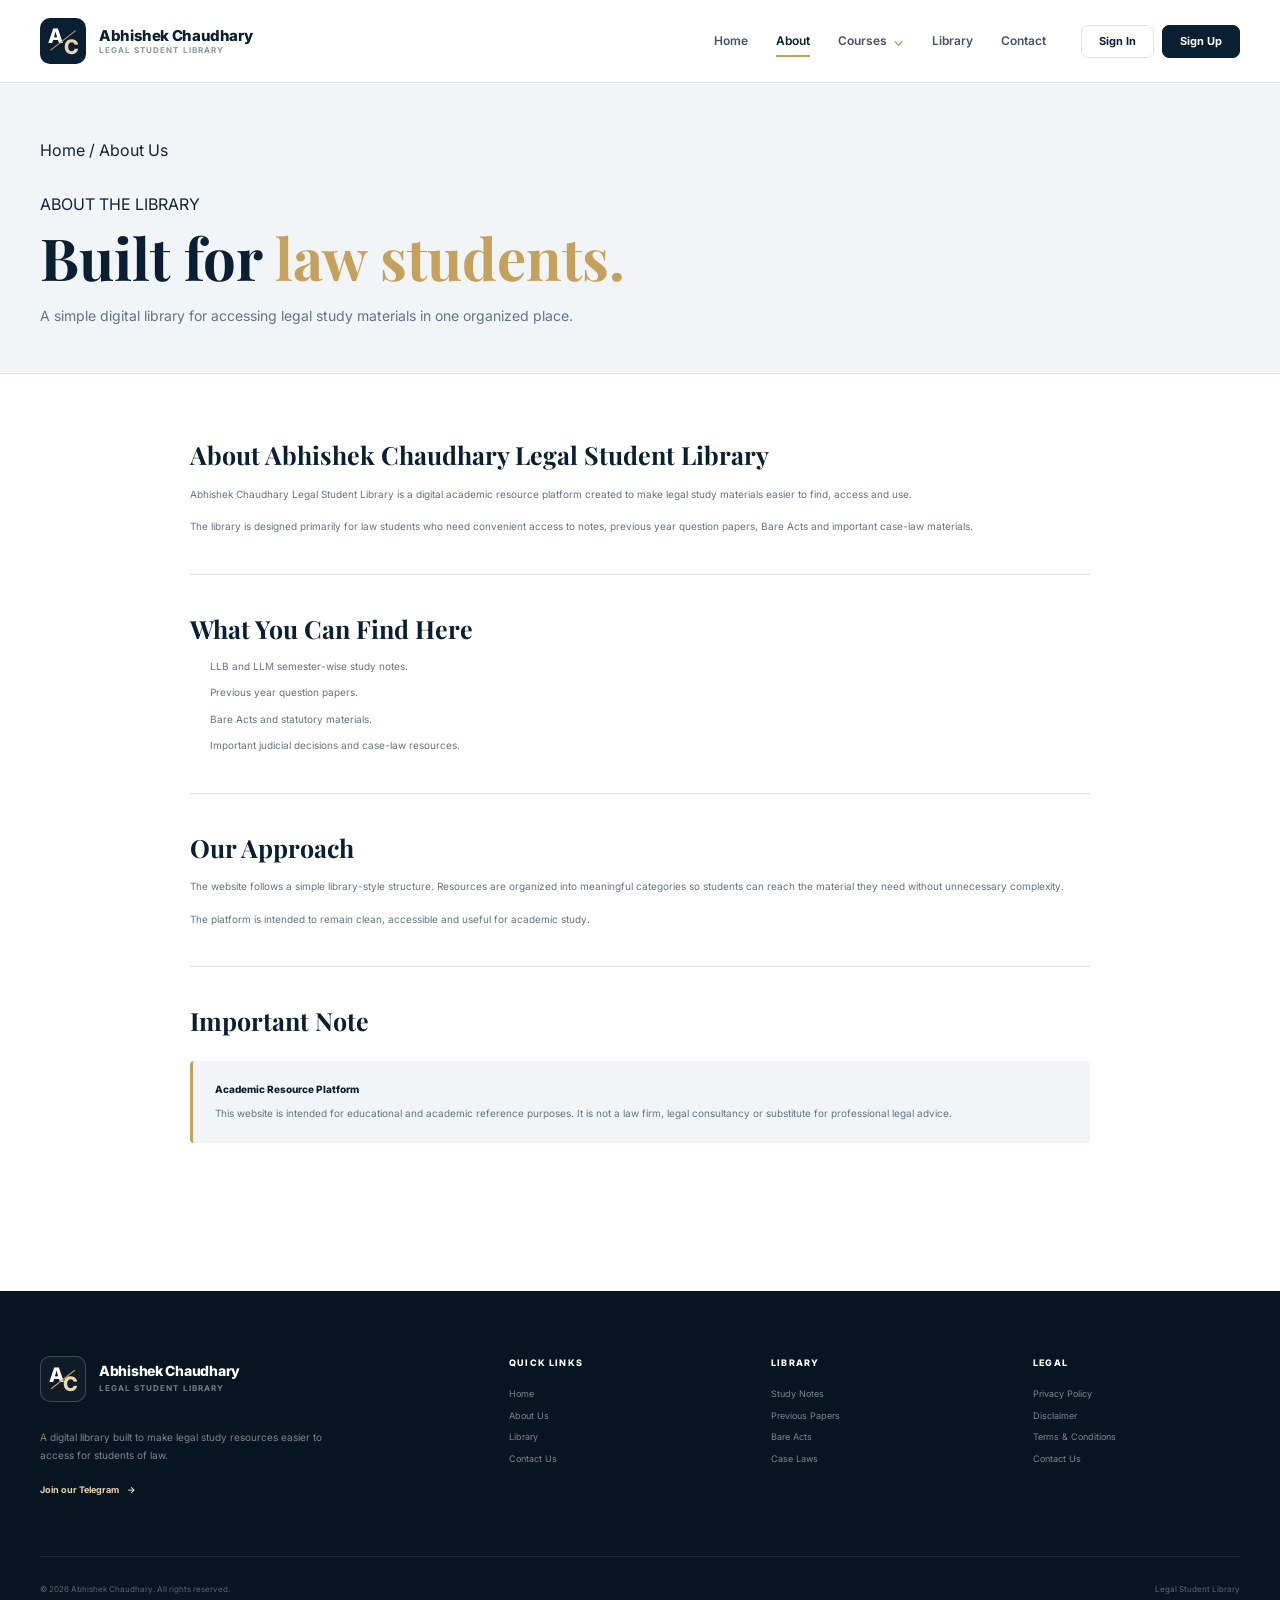
<file: about.html>
<!DOCTYPE html>
<html lang="en">

<head>

    <meta charset="UTF-8">

    <meta
        name="viewport"
        content="width=device-width, initial-scale=1.0"
    >

    <meta
        name="description"
        content="Learn about Abhishek Chaudhary Legal Student Library, a digital academic resource library for law students."
    >

    <title>
        About Us | Abhishek Chaudhary Legal Student Library
    </title>


    <link
        rel="preconnect"
        href="https://fonts.googleapis.com"
    >

    <link
        rel="preconnect"
        href="https://fonts.gstatic.com"
        crossorigin
    >

    <link
        href="https://fonts.googleapis.com/css2?family=Inter:wght@400;500;600;700;800&family=Playfair+Display:wght@600;700&display=swap"
        rel="stylesheet"
    >


    <link
        rel="stylesheet"
        href="css/style.css"
    >

    <link
        rel="stylesheet"
        href="css/legal-pages.css"
    >

</head>


<body>


    <div id="site-header"></div>


    <main>


        <section class="legal-hero">

            <div class="container">

                <div class="breadcrumb">

                    <a href="index.html">
                        Home
                    </a>

                    <span>/</span>

                    <span>
                        About Us
                    </span>

                </div>


                <div class="legal-hero-content">

                    <span class="section-label">
                        ABOUT THE LIBRARY
                    </span>


                    <h1>
                        Built for
                        <span>law students.</span>
                    </h1>


                    <p>
                        A simple digital library for accessing
                        legal study materials in one organized place.
                    </p>

                </div>

            </div>

        </section>



        <section class="legal-content">

            <div class="container">

                <div class="legal-content-inner">


                    <div class="legal-section">

                        <h2>
                            About Abhishek Chaudhary Legal Student Library
                        </h2>


                        <p>
                            Abhishek Chaudhary Legal Student Library
                            is a digital academic resource platform
                            created to make legal study materials
                            easier to find, access and use.
                        </p>


                        <p>
                            The library is designed primarily for
                            law students who need convenient access
                            to notes, previous year question papers,
                            Bare Acts and important case-law materials.
                        </p>

                    </div>



                    <div class="legal-section">

                        <h2>
                            What You Can Find Here
                        </h2>


                        <ul>

                            <li>
                                LLB and LLM semester-wise study notes.
                            </li>

                            <li>
                                Previous year question papers.
                            </li>

                            <li>
                                Bare Acts and statutory materials.
                            </li>

                            <li>
                                Important judicial decisions and case-law resources.
                            </li>

                        </ul>

                    </div>



                    <div class="legal-section">

                        <h2>
                            Our Approach
                        </h2>


                        <p>
                            The website follows a simple library-style
                            structure. Resources are organized into
                            meaningful categories so students can reach
                            the material they need without unnecessary
                            complexity.
                        </p>


                        <p>
                            The platform is intended to remain clean,
                            accessible and useful for academic study.
                        </p>

                    </div>



                    <div class="legal-section">

                        <h2>
                            Important Note
                        </h2>


                        <div class="legal-notice">

                            <strong>
                                Academic Resource Platform
                            </strong>

                            <p>
                                This website is intended for educational
                                and academic reference purposes. It is
                                not a law firm, legal consultancy or
                                substitute for professional legal advice.
                            </p>

                        </div>

                    </div>


                </div>

            </div>

        </section>

    </main>


    <div id="site-footer"></div>


    <script src="js/components.js"></script>

    <script src="js/main.js"></script>


</body>

</html>
</file>
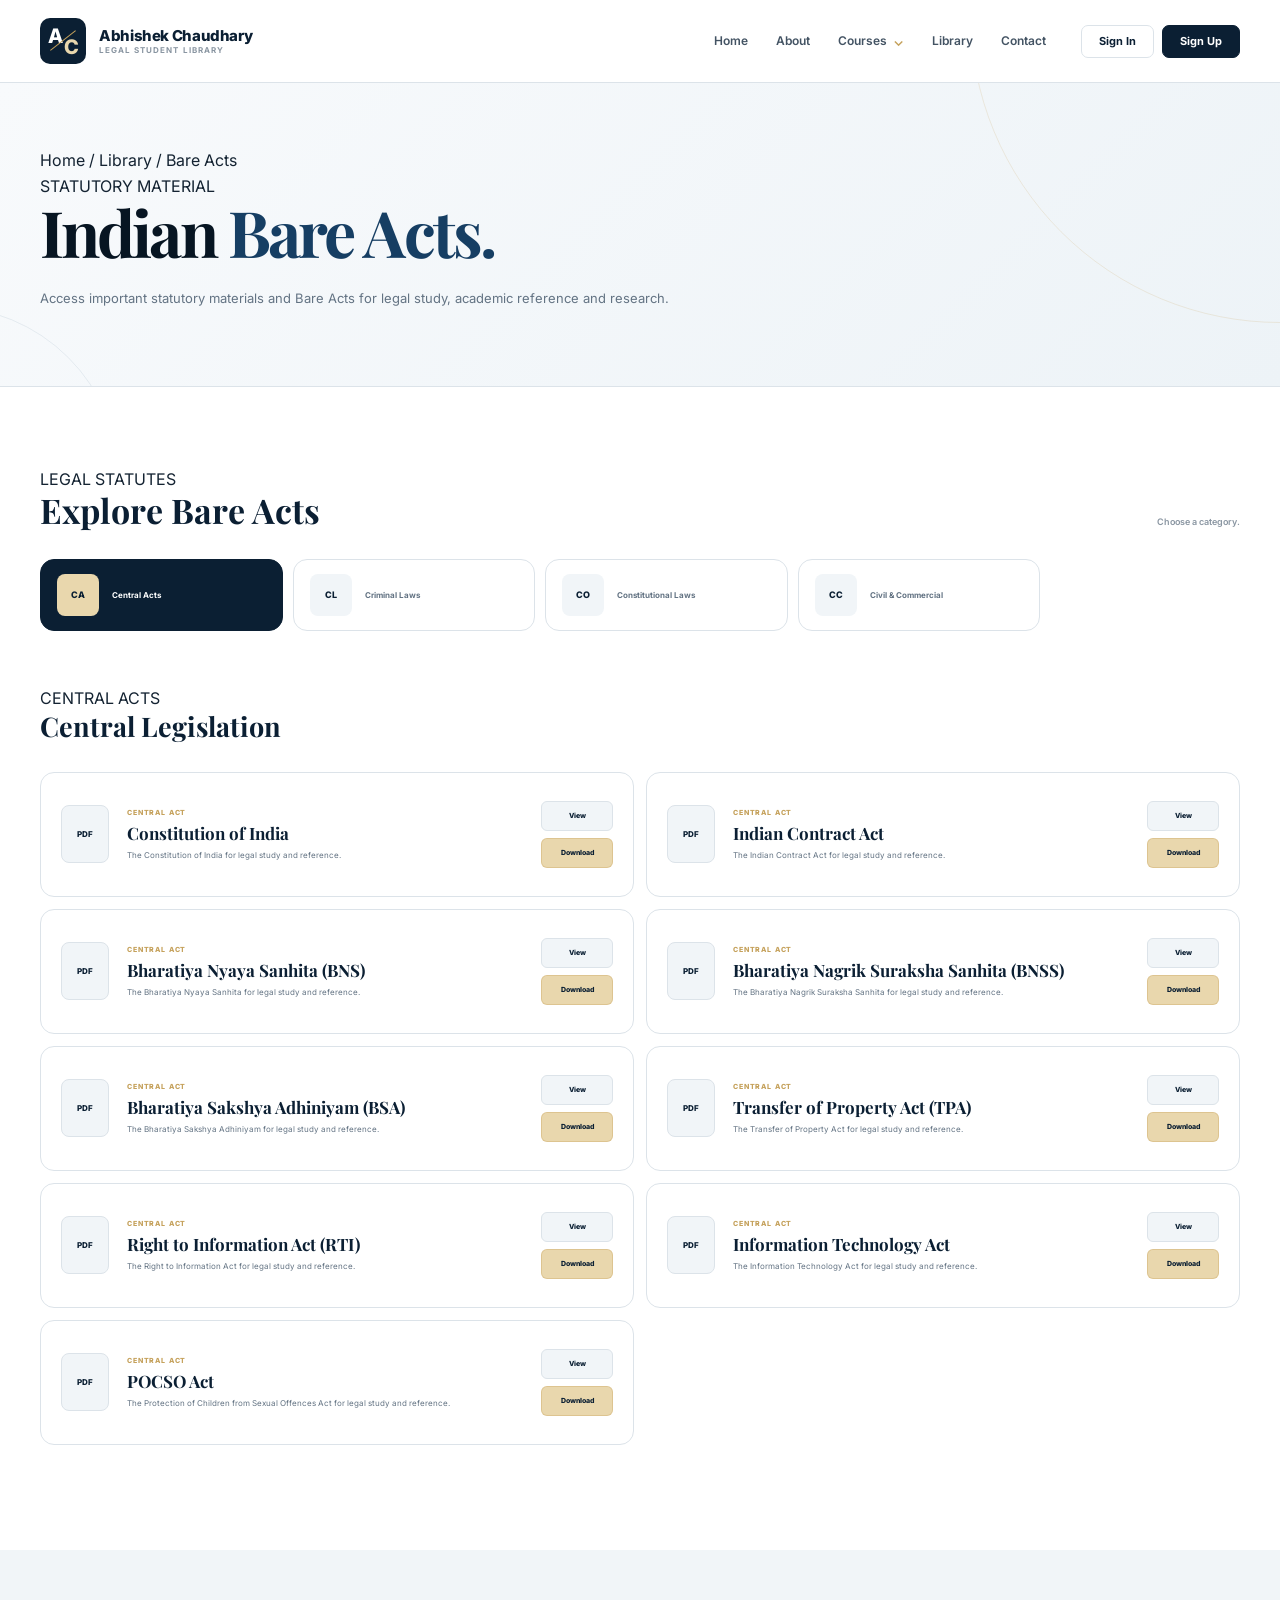
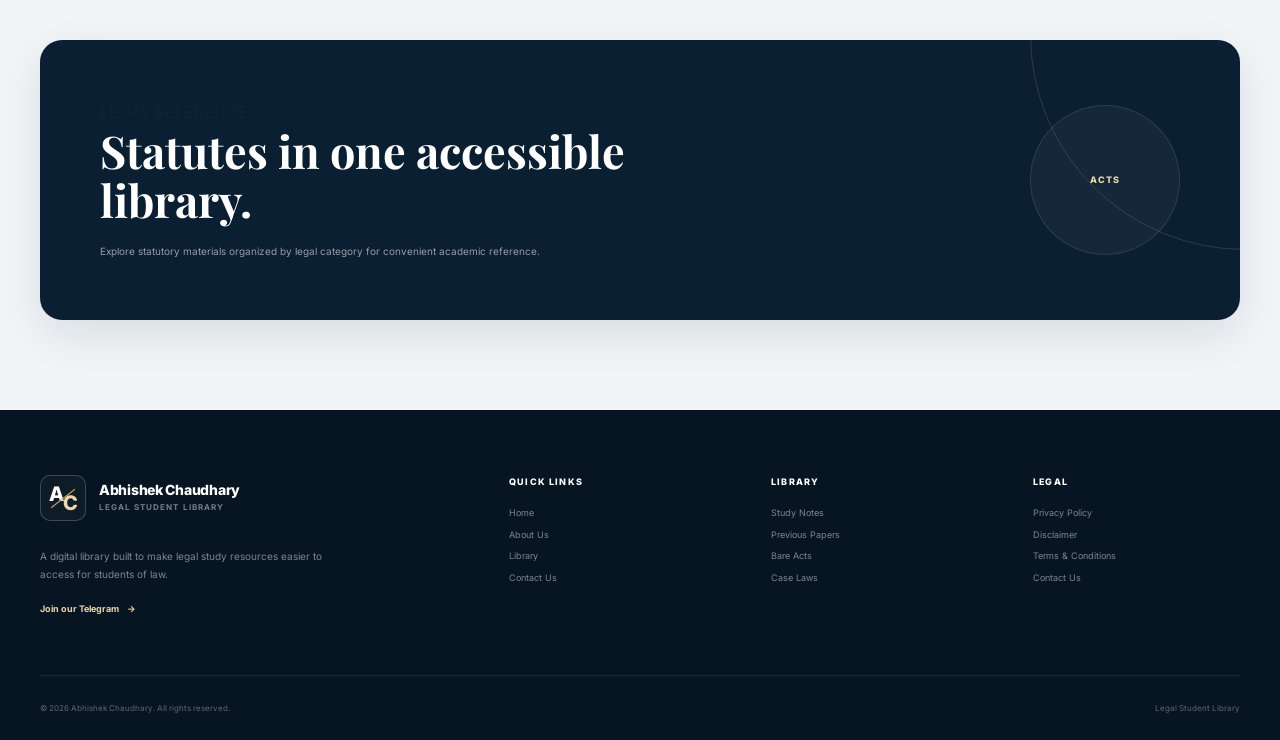
<file: bare-acts.html>
<!DOCTYPE html>
<html lang="en">

<head>

    <meta charset="UTF-8">

    <meta
        name="viewport"
        content="width=device-width, initial-scale=1.0"
    >

    <meta
        name="description"
        content="Indian Bare Acts and statutory legal resources at Abhishek Chaudhary Legal Student Library."
    >

    <meta
        name="keywords"
        content="Bare Acts, Indian Bare Acts, Central Acts, Criminal Laws, Constitutional Laws, Civil Laws"
    >

    <meta
        name="author"
        content="Abhishek Chaudhary"
    >

    <title>
        Bare Acts | Abhishek Chaudhary Legal Student Library
    </title>


    <!-- =====================================================
         GOOGLE FONTS
    ====================================================== -->

    <link
        rel="preconnect"
        href="https://fonts.googleapis.com"
    >

    <link
        rel="preconnect"
        href="https://fonts.gstatic.com"
        crossorigin
    >

    <link
        href="https://fonts.googleapis.com/css2?family=Inter:wght@400;500;600;700;800&family=Playfair+Display:wght@600;700&display=swap"
        rel="stylesheet"
    >


    <!-- =====================================================
         COMMON CSS
    ====================================================== -->

    <link
        rel="stylesheet"
        href="css/style.css"
    >


    <!-- =====================================================
         BARE ACTS CSS
    ====================================================== -->

    <link
        rel="stylesheet"
        href="css/bare-acts.css"
    >

</head>


<body>


    <!-- =====================================================
         SHARED HEADER
    ====================================================== -->

    <div id="site-header"></div>



    <!-- =====================================================
         MAIN
    ===================================================== -->

    <main>


        <!-- =================================================
             HERO
        ================================================== -->

        <section class="acts-hero">

            <div class="container">


                <div class="breadcrumb">

                    <a href="index.html">
                        Home
                    </a>

                    <span>/</span>

                    <a href="library.html">
                        Library
                    </a>

                    <span>/</span>

                    <span>
                        Bare Acts
                    </span>

                </div>


                <div class="acts-hero-content">

                    <span class="section-label">
                        STATUTORY MATERIAL
                    </span>


                    <h1>

                        Indian
                        <span>Bare Acts.</span>

                    </h1>


                    <p>

                        Access important statutory materials
                        and Bare Acts for legal study, academic
                        reference and research.

                    </p>

                </div>

            </div>

        </section>



        <!-- =================================================
             BARE ACTS LIBRARY
        ================================================== -->

        <section class="acts-library">

            <div class="container">


                <!-- HEADING -->

                <div class="acts-heading">

                    <div>

                        <span class="section-label">
                            LEGAL STATUTES
                        </span>


                        <h2>
                            Explore Bare Acts
                        </h2>

                    </div>


                    <p>
                        Choose a category.
                    </p>

                </div>



                <!-- =================================================
                     CATEGORY TABS
                ================================================== -->

                <div
                    class="act-category-tabs"
                    role="tablist"
                    aria-label="Bare Act categories"
                >


                    <button
                        class="act-category-tab active"
                        type="button"
                        data-category="central"
                        role="tab"
                        aria-selected="true"
                    >

                        <strong>
                            CA
                        </strong>

                        <span>
                            Central Acts
                        </span>

                    </button>


                    <button
                        class="act-category-tab"
                        type="button"
                        data-category="criminal"
                        role="tab"
                        aria-selected="false"
                    >

                        <strong>
                            CL
                        </strong>

                        <span>
                            Criminal Laws
                        </span>

                    </button>


                    <button
                        class="act-category-tab"
                        type="button"
                        data-category="constitutional"
                        role="tab"
                        aria-selected="false"
                    >

                        <strong>
                            CO
                        </strong>

                        <span>
                            Constitutional Laws
                        </span>

                    </button>


                    <button
                        class="act-category-tab"
                        type="button"
                        data-category="civil"
                        role="tab"
                        aria-selected="false"
                    >

                        <strong>
                            CC
                        </strong>

                        <span>
                            Civil & Commercial
                        </span>

                    </button>

                </div>



                <!-- =================================================
                     CENTRAL ACTS
                ================================================== -->

                <div
                    class="act-category-section active"
                    data-category-section="central"
                >

                    <div class="act-section-heading">

                        <div>

                            <span class="section-label">
                                CENTRAL ACTS
                            </span>


                            <h3>
                                Central Legislation
                            </h3>

                        </div>

                    </div>


                    <div
                        class="acts-resource-area"
                        id="acts-resource-area-central"
                    ></div>

                </div>



                <!-- =================================================
                     CRIMINAL LAWS
                ================================================== -->

                <div
                    class="act-category-section"
                    data-category-section="criminal"
                    hidden
                >

                    <div class="act-section-heading">

                        <div>

                            <span class="section-label">
                                CRIMINAL LAWS
                            </span>


                            <h3>
                                Criminal Legislation
                            </h3>

                        </div>

                    </div>


                    <div
                        class="acts-resource-area"
                        id="acts-resource-area-criminal"
                    ></div>

                </div>



                <!-- =================================================
                     CONSTITUTIONAL LAWS
                ================================================== -->

                <div
                    class="act-category-section"
                    data-category-section="constitutional"
                    hidden
                >

                    <div class="act-section-heading">

                        <div>

                            <span class="section-label">
                                CONSTITUTIONAL LAWS
                            </span>


                            <h3>
                                Constitutional Materials
                            </h3>

                        </div>

                    </div>


                    <div
                        class="acts-resource-area"
                        id="acts-resource-area-constitutional"
                    ></div>

                </div>



                <!-- =================================================
                     CIVIL & COMMERCIAL
                ================================================== -->

                <div
                    class="act-category-section"
                    data-category-section="civil"
                    hidden
                >

                    <div class="act-section-heading">

                        <div>

                            <span class="section-label">
                                CIVIL & COMMERCIAL
                            </span>


                            <h3>
                                Civil and Commercial Laws
                            </h3>

                        </div>

                    </div>


                    <div
                        class="acts-resource-area"
                        id="acts-resource-area-civil"
                    ></div>

                </div>

            </div>

        </section>



        <!-- =================================================
             INFORMATION
        ================================================== -->

        <section class="acts-info">

            <div class="container">

                <div class="acts-info-box">

                    <div>

                        <span class="section-label">
                            LEGAL REFERENCE
                        </span>


                        <h2>
                            Statutes in one
                            accessible library.
                        </h2>


                        <p>

                            Explore statutory materials
                            organized by legal category for
                            convenient academic reference.

                        </p>

                    </div>


                    <div class="acts-info-mark">
                        ACTS
                    </div>

                </div>

            </div>

        </section>

    </main>



    <!-- =====================================================
         SHARED FOOTER
    ====================================================== -->

    <div id="site-footer"></div>



    <!-- =====================================================
         JAVASCRIPT
    ====================================================== -->

    <script src="js/components.js"></script>

    <script src="js/main.js"></script>

    <script src="js/resource-data.js"></script>

    <script src="js/bare-acts.js"></script>


</body>

</html>
</file>
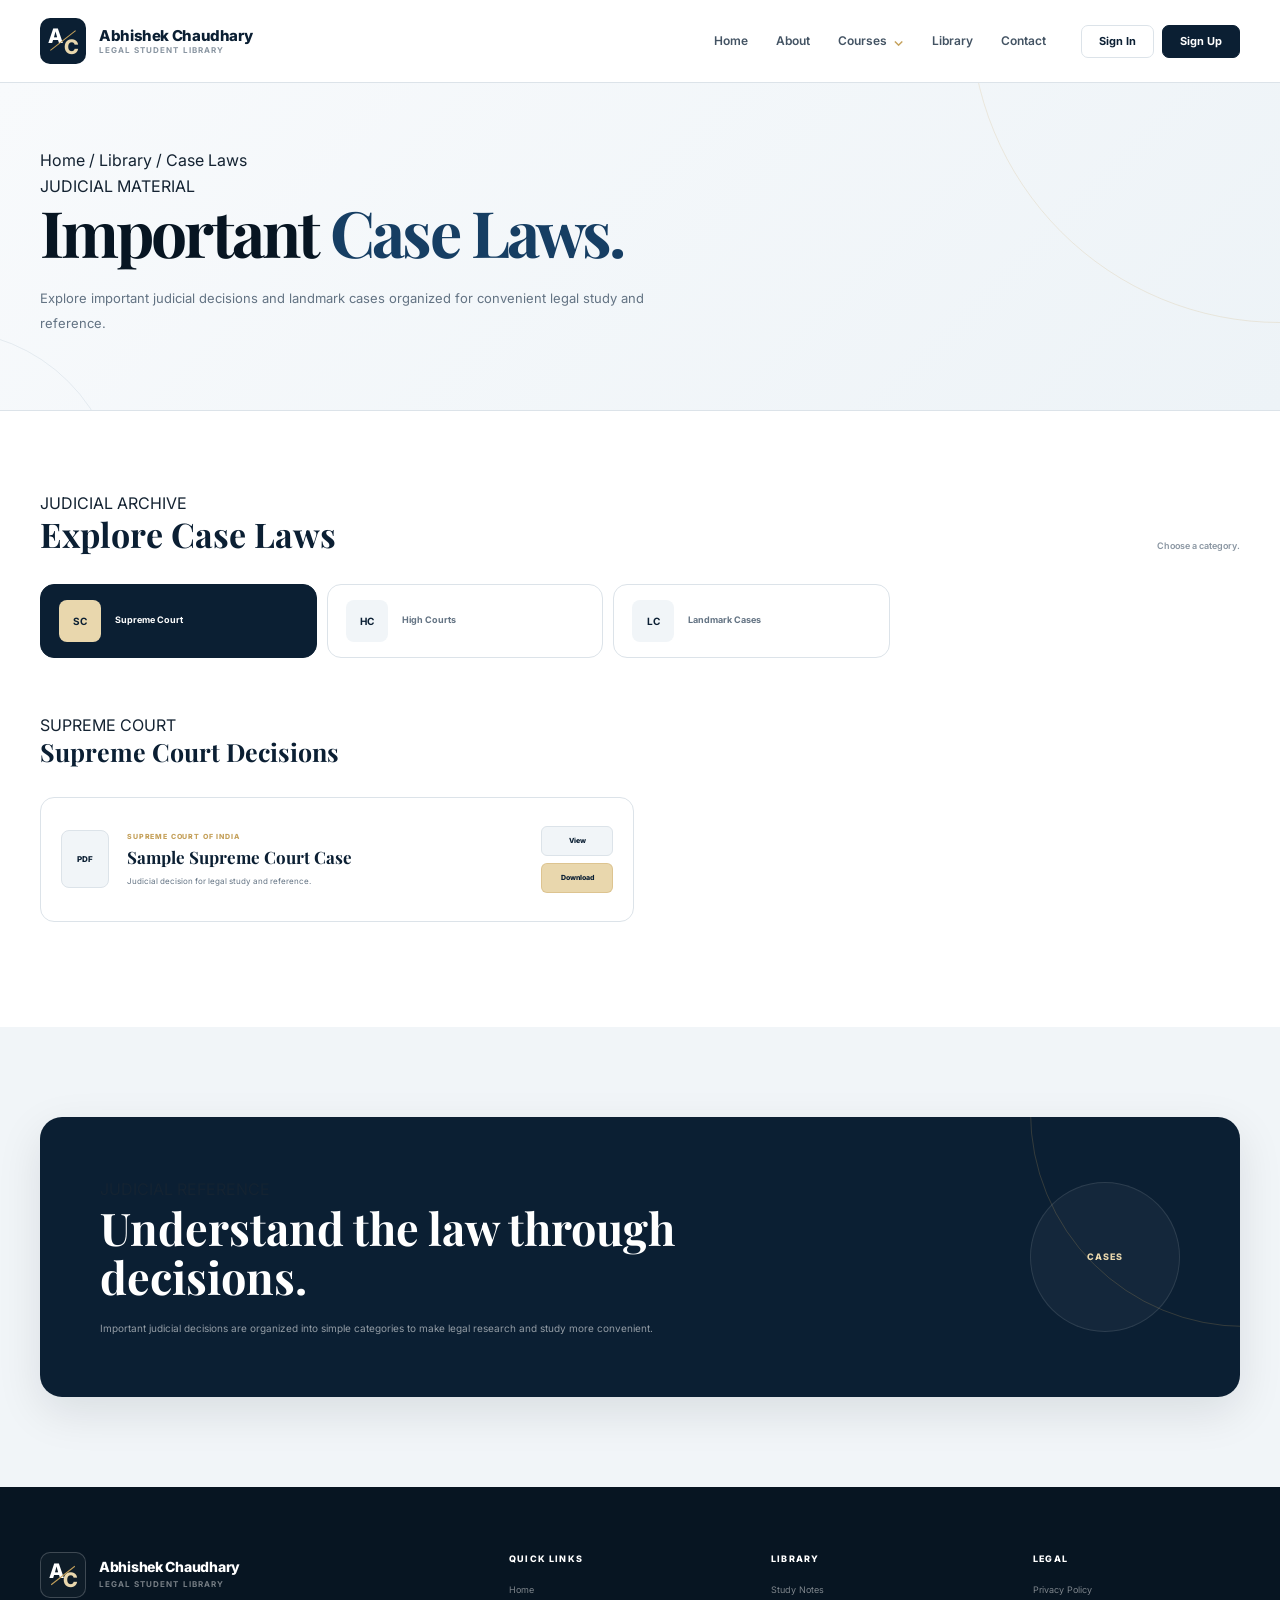
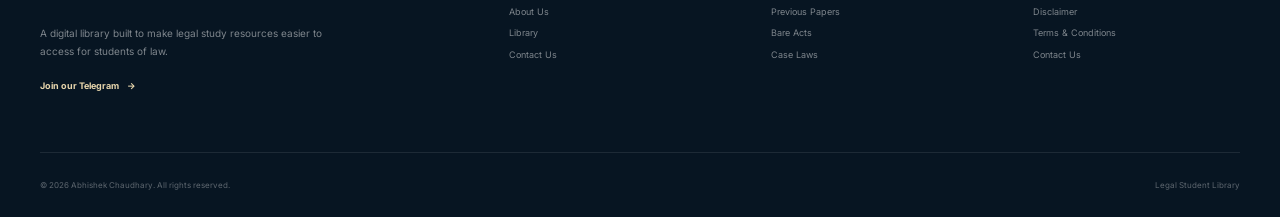
<file: case-laws.html>
<!DOCTYPE html>
<html lang="en">

<head>

    <meta charset="UTF-8">

    <meta
        name="viewport"
        content="width=device-width, initial-scale=1.0"
    >

    <meta
        name="description"
        content="Important Indian case laws and judicial resources at Abhishek Chaudhary Legal Student Library."
    >

    <meta
        name="keywords"
        content="Case Laws, Supreme Court Cases, High Court Cases, Landmark Cases, Indian Law"
    >

    <meta
        name="author"
        content="Abhishek Chaudhary"
    >

    <title>
        Case Laws | Abhishek Chaudhary Legal Student Library
    </title>


    <!-- =====================================================
         GOOGLE FONTS
    ====================================================== -->

    <link
        rel="preconnect"
        href="https://fonts.googleapis.com"
    >

    <link
        rel="preconnect"
        href="https://fonts.gstatic.com"
        crossorigin
    >

    <link
        href="https://fonts.googleapis.com/css2?family=Inter:wght@400;500;600;700;800&family=Playfair+Display:wght@600;700&display=swap"
        rel="stylesheet"
    >


    <!-- =====================================================
         COMMON CSS
    ====================================================== -->

    <link
        rel="stylesheet"
        href="css/style.css"
    >


    <!-- =====================================================
         CASE LAWS CSS
    ====================================================== -->

    <link
        rel="stylesheet"
        href="css/case-laws.css"
    >

</head>


<body>


    <!-- =====================================================
         SHARED HEADER
    ====================================================== -->

    <div id="site-header"></div>



    <!-- =====================================================
         MAIN
    ====================================================== -->

    <main>


        <!-- =================================================
             HERO
        ================================================== -->

        <section class="cases-hero">

            <div class="container">


                <div class="breadcrumb">

                    <a href="index.html">
                        Home
                    </a>

                    <span>/</span>

                    <a href="library.html">
                        Library
                    </a>

                    <span>/</span>

                    <span>
                        Case Laws
                    </span>

                </div>


                <div class="cases-hero-content">

                    <span class="section-label">
                        JUDICIAL MATERIAL
                    </span>


                    <h1>

                        Important
                        <span>Case Laws.</span>

                    </h1>


                    <p>

                        Explore important judicial decisions
                        and landmark cases organized for
                        convenient legal study and reference.

                    </p>

                </div>

            </div>

        </section>



        <!-- =================================================
             CASE LAW LIBRARY
        ================================================== -->

        <section class="cases-library">

            <div class="container">


                <!-- =================================================
                     HEADING
                ================================================== -->

                <div class="cases-heading">

                    <div>

                        <span class="section-label">
                            JUDICIAL ARCHIVE
                        </span>


                        <h2>
                            Explore Case Laws
                        </h2>

                    </div>


                    <p>
                        Choose a category.
                    </p>

                </div>



                <!-- =================================================
                     CATEGORY TABS
                ================================================== -->

                <div
                    class="case-category-tabs"
                    role="tablist"
                    aria-label="Case law categories"
                >


                    <button
                        class="case-category-tab active"
                        type="button"
                        data-category="supreme-court"
                        role="tab"
                        aria-selected="true"
                    >

                        <strong>
                            SC
                        </strong>


                        <span>
                            Supreme Court
                        </span>

                    </button>


                    <button
                        class="case-category-tab"
                        type="button"
                        data-category="high-court"
                        role="tab"
                        aria-selected="false"
                    >

                        <strong>
                            HC
                        </strong>


                        <span>
                            High Courts
                        </span>

                    </button>


                    <button
                        class="case-category-tab"
                        type="button"
                        data-category="landmark"
                        role="tab"
                        aria-selected="false"
                    >

                        <strong>
                            LC
                        </strong>


                        <span>
                            Landmark Cases
                        </span>

                    </button>

                </div>



                <!-- =================================================
                     SUPREME COURT
                ================================================== -->

                <div
                    class="case-category-section active"
                    data-case-category-section="supreme-court"
                >

                    <div class="case-section-heading">

                        <div>

                            <span class="section-label">
                                SUPREME COURT
                            </span>


                            <h3>
                                Supreme Court Decisions
                            </h3>

                        </div>

                    </div>


                    <div
                        class="cases-resource-area"
                        id="cases-resource-area-supreme-court"
                    ></div>

                </div>



                <!-- =================================================
                     HIGH COURTS
                ================================================== -->

                <div
                    class="case-category-section"
                    data-case-category-section="high-court"
                    hidden
                >

                    <div class="case-section-heading">

                        <div>

                            <span class="section-label">
                                HIGH COURTS
                            </span>


                            <h3>
                                High Court Decisions
                            </h3>

                        </div>

                    </div>


                    <div
                        class="cases-resource-area"
                        id="cases-resource-area-high-court"
                    ></div>

                </div>



                <!-- =================================================
                     LANDMARK CASES
                ================================================== -->

                <div
                    class="case-category-section"
                    data-case-category-section="landmark"
                    hidden
                >

                    <div class="case-section-heading">

                        <div>

                            <span class="section-label">
                                LANDMARK CASES
                            </span>


                            <h3>
                                Landmark Judicial Decisions
                            </h3>

                        </div>

                    </div>


                    <div
                        class="cases-resource-area"
                        id="cases-resource-area-landmark"
                    ></div>

                </div>

            </div>

        </section>



        <!-- =================================================
             INFORMATION SECTION
        ================================================== -->

        <section class="cases-info">

            <div class="container">

                <div class="cases-info-box">

                    <div>

                        <span class="section-label">
                            JUDICIAL REFERENCE
                        </span>


                        <h2>
                            Understand the law
                            through decisions.
                        </h2>


                        <p>

                            Important judicial decisions are
                            organized into simple categories
                            to make legal research and study
                            more convenient.

                        </p>

                    </div>


                    <div class="cases-info-mark">
                        CASES
                    </div>

                </div>

            </div>

        </section>

    </main>



    <!-- =====================================================
         SHARED FOOTER
    ====================================================== -->

    <div id="site-footer"></div>



    <!-- =====================================================
         JAVASCRIPT
    ====================================================== -->

    <script src="js/components.js"></script>

    <script src="js/main.js"></script>

    <script src="js/resource-data.js"></script>

    <script src="js/case-laws.js"></script>


</body>

</html>
</file>
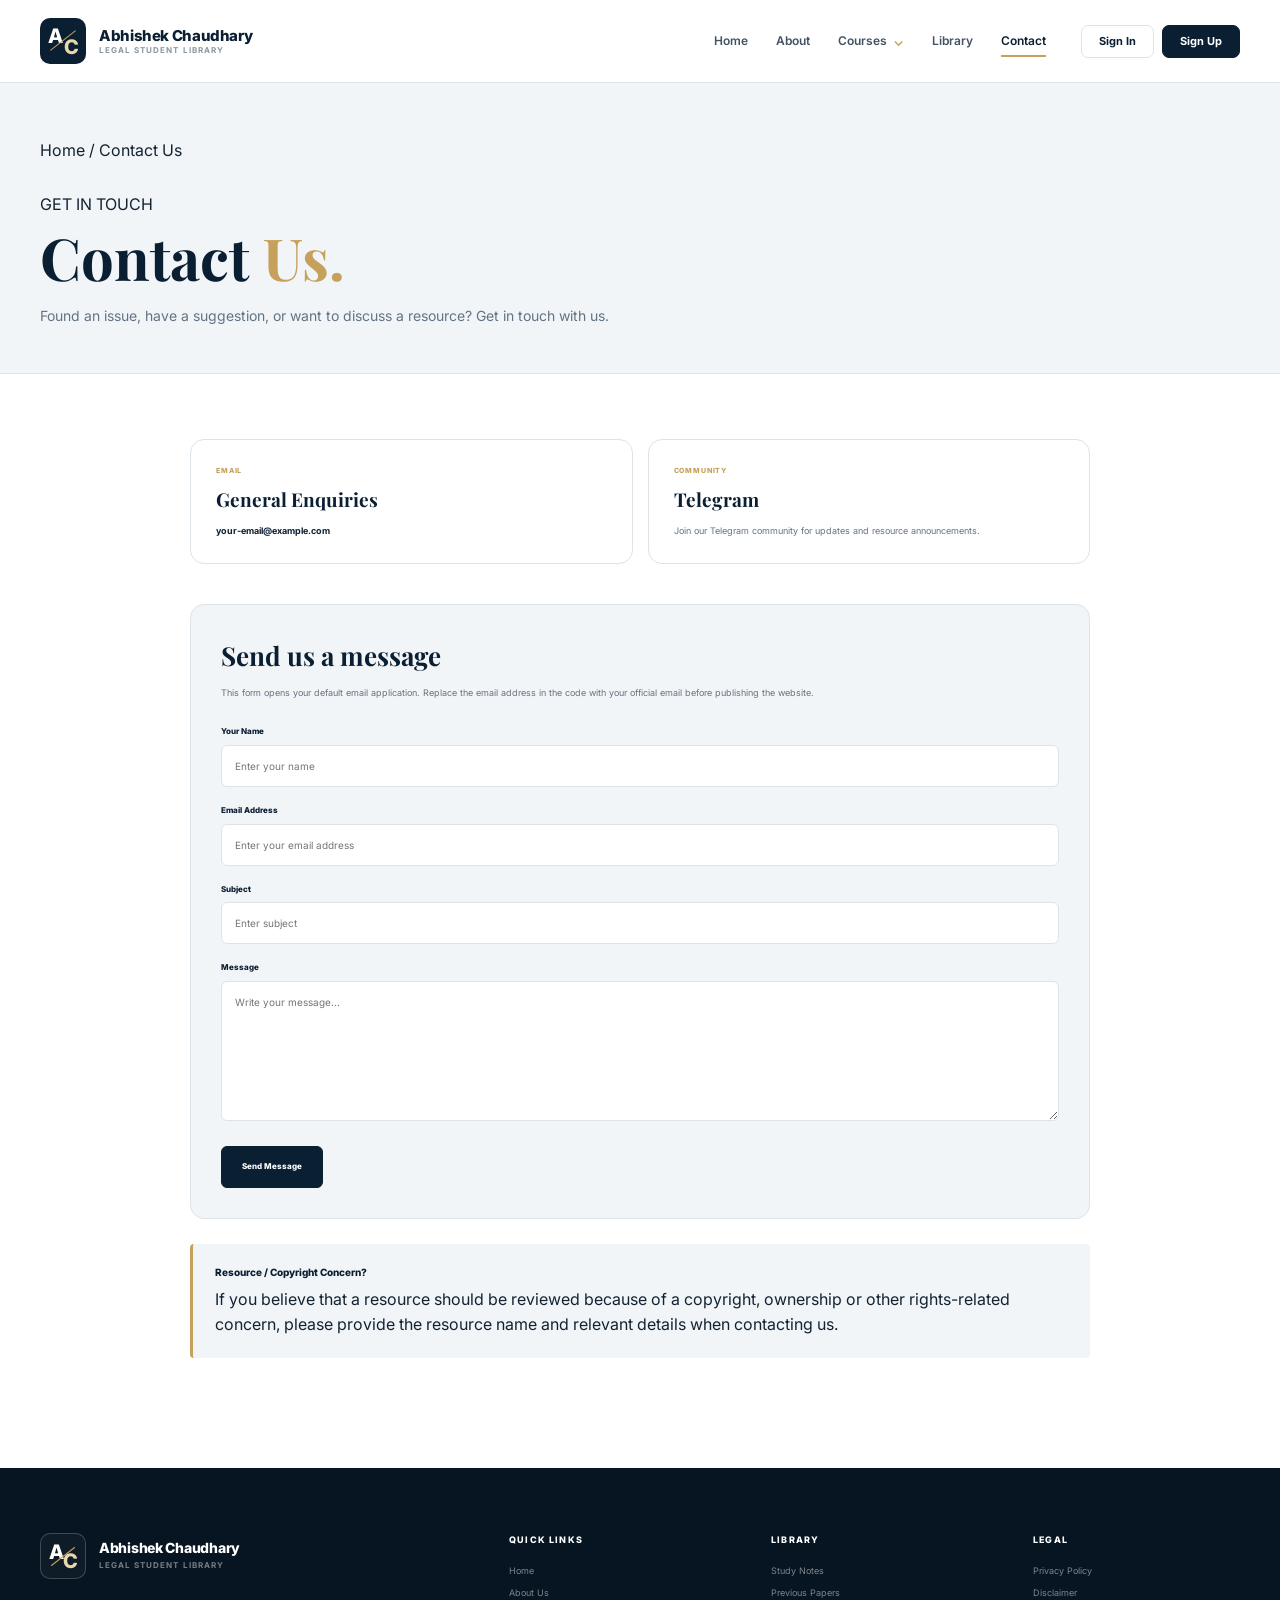
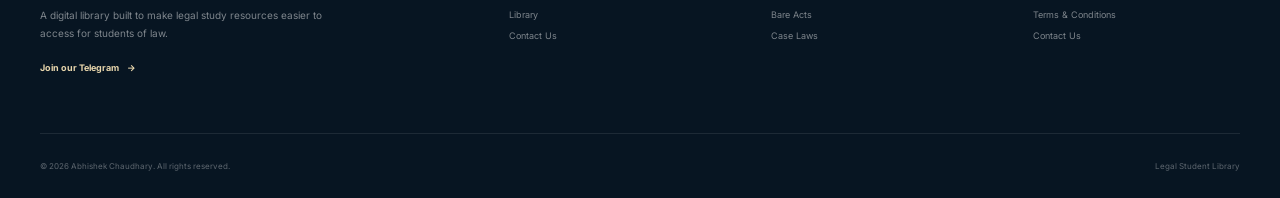
<file: contact.html>
<!DOCTYPE html>
<html lang="en">

<head>

    <meta charset="UTF-8">

    <meta
        name="viewport"
        content="width=device-width, initial-scale=1.0"
    >

    <meta
        name="description"
        content="Contact Abhishek Chaudhary Legal Student Library."
    >

    <title>
        Contact Us | Abhishek Chaudhary Legal Student Library
    </title>


    <link
        rel="preconnect"
        href="https://fonts.googleapis.com"
    >

    <link
        rel="preconnect"
        href="https://fonts.gstatic.com"
        crossorigin
    >

    <link
        href="https://fonts.googleapis.com/css2?family=Inter:wght@400;500;600;700;800&family=Playfair+Display:wght@600;700&display=swap"
        rel="stylesheet"
    >


    <link
        rel="stylesheet"
        href="css/style.css"
    >

    <link
        rel="stylesheet"
        href="css/legal-pages.css"
    >

</head>


<body>


    <div id="site-header"></div>


    <main>


        <section class="legal-hero">

            <div class="container">

                <div class="breadcrumb">

                    <a href="index.html">
                        Home
                    </a>

                    <span>/</span>

                    <span>
                        Contact Us
                    </span>

                </div>


                <div class="legal-hero-content">

                    <span class="section-label">
                        GET IN TOUCH
                    </span>


                    <h1>
                        Contact
                        <span>Us.</span>
                    </h1>


                    <p>
                        Found an issue, have a suggestion, or want
                        to discuss a resource? Get in touch with us.
                    </p>

                </div>

            </div>

        </section>



        <section class="legal-content">

            <div class="container">

                <div class="legal-content-inner">


                    <!-- =================================================
                         CONTACT CARDS
                    ================================================== -->

                    <div class="contact-grid">


                        <div class="contact-card">

                            <span class="contact-card-label">
                                Email
                            </span>


                            <h3>
                                General Enquiries
                            </h3>


                            <p>

                                <a href="mailto:your-email@example.com">
                                    your-email@example.com
                                </a>

                            </p>

                        </div>



                        <div class="contact-card">

                            <span class="contact-card-label">
                                Community
                            </span>


                            <h3>
                                Telegram
                            </h3>


                            <p>
                                Join our Telegram community for
                                updates and resource announcements.
                            </p>

                        </div>

                    </div>



                    <!-- =================================================
                         CONTACT FORM
                    ================================================== -->

                    <div class="contact-form">

                        <h2>
                            Send us a message
                        </h2>


                        <p>
                            This form opens your default email
                            application. Replace the email address
                            in the code with your official email
                            before publishing the website.
                        </p>


                        <form
                            action="mailto:your-email@example.com"
                            method="post"
                            enctype="text/plain"
                        >


                            <div class="form-group">

                                <label for="name">
                                    Your Name
                                </label>


                                <input
                                    type="text"
                                    id="name"
                                    name="Name"
                                    placeholder="Enter your name"
                                    required
                                >

                            </div>



                            <div class="form-group">

                                <label for="email">
                                    Email Address
                                </label>


                                <input
                                    type="email"
                                    id="email"
                                    name="Email"
                                    placeholder="Enter your email address"
                                    required
                                >

                            </div>



                            <div class="form-group">

                                <label for="subject">
                                    Subject
                                </label>


                                <input
                                    type="text"
                                    id="subject"
                                    name="Subject"
                                    placeholder="Enter subject"
                                    required
                                >

                            </div>



                            <div class="form-group">

                                <label for="message">
                                    Message
                                </label>


                                <textarea
                                    id="message"
                                    name="Message"
                                    placeholder="Write your message..."
                                    required
                                ></textarea>

                            </div>



                            <button
                                type="submit"
                                class="contact-submit"
                            >
                                Send Message
                            </button>


                        </form>

                    </div>



                    <div class="legal-notice">

                        <strong>
                            Resource / Copyright Concern?
                        </strong>


                        <p>
                            If you believe that a resource should
                            be reviewed because of a copyright,
                            ownership or other rights-related
                            concern, please provide the resource
                            name and relevant details when
                            contacting us.
                        </p>

                    </div>


                </div>

            </div>

        </section>

    </main>


    <div id="site-footer"></div>


    <script src="js/components.js"></script>

    <script src="js/main.js"></script>


</body>

</html>
</file>
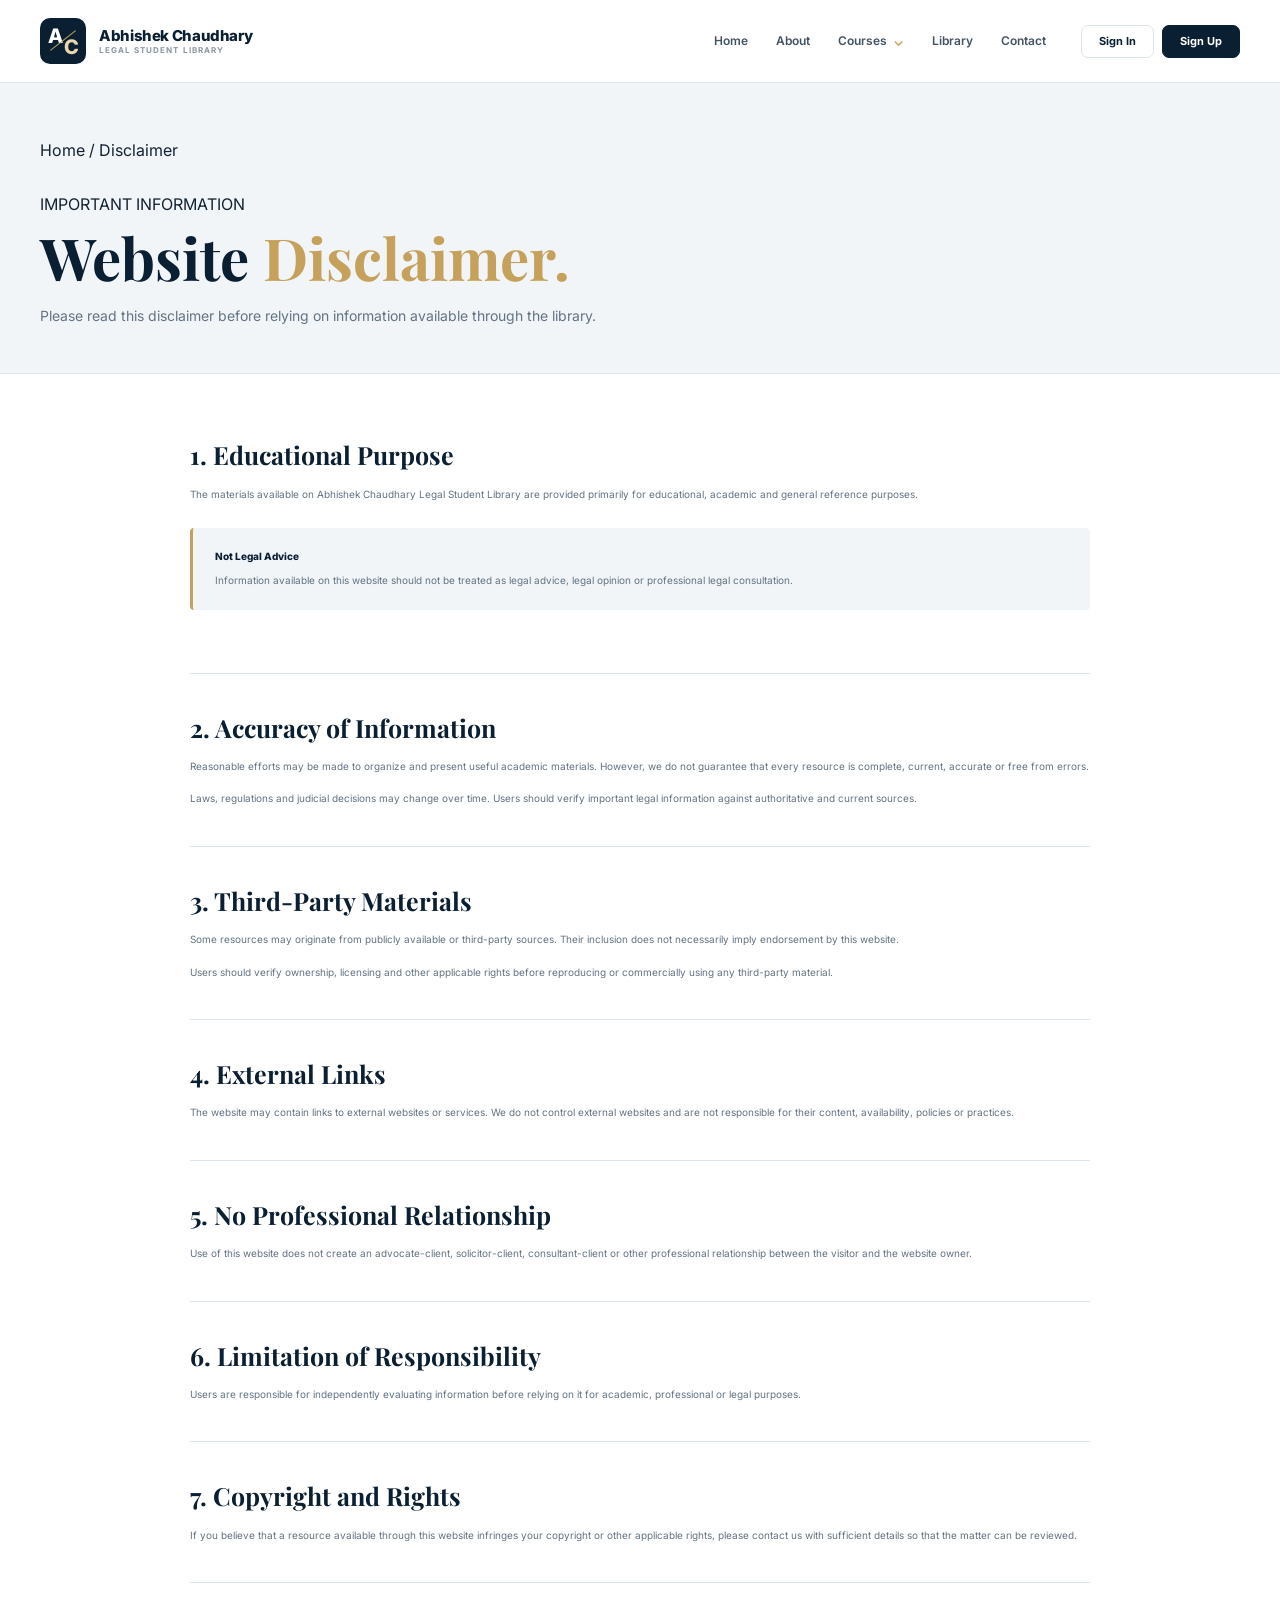
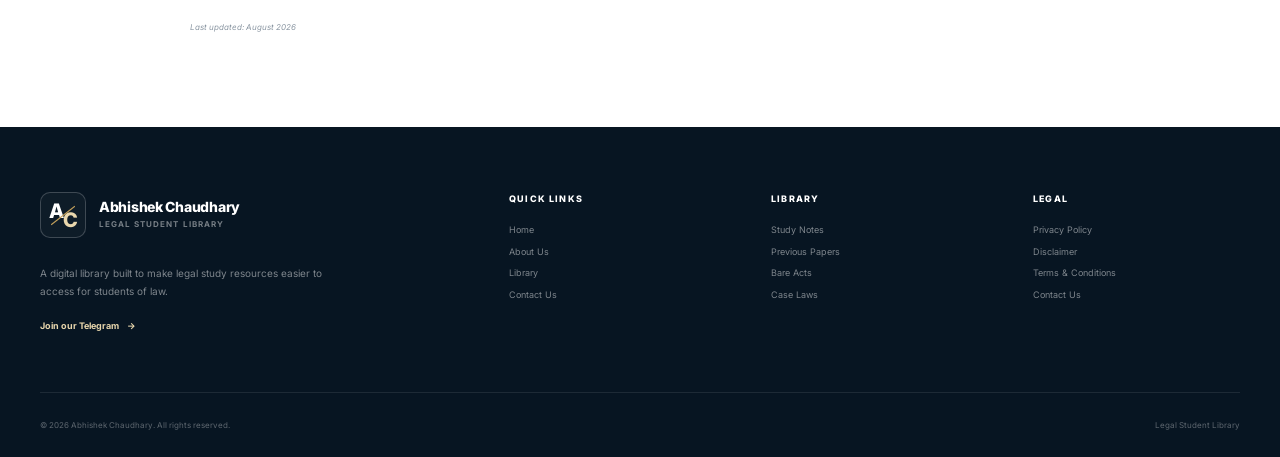
<file: disclaimer.html>
<!DOCTYPE html>
<html lang="en">

<head>

    <meta charset="UTF-8">

    <meta
        name="viewport"
        content="width=device-width, initial-scale=1.0"
    >

    <meta
        name="description"
        content="Disclaimer for Abhishek Chaudhary Legal Student Library."
    >

    <title>
        Disclaimer | Abhishek Chaudhary Legal Student Library
    </title>


    <link
        rel="preconnect"
        href="https://fonts.googleapis.com"
    >

    <link
        rel="preconnect"
        href="https://fonts.gstatic.com"
        crossorigin
    >

    <link
        href="https://fonts.googleapis.com/css2?family=Inter:wght@400;500;600;700;800&family=Playfair+Display:wght@600;700&display=swap"
        rel="stylesheet"
    >


    <link
        rel="stylesheet"
        href="css/style.css"
    >

    <link
        rel="stylesheet"
        href="css/legal-pages.css"
    >

</head>


<body>


    <div id="site-header"></div>


    <main>


        <section class="legal-hero">

            <div class="container">

                <div class="breadcrumb">

                    <a href="index.html">
                        Home
                    </a>

                    <span>/</span>

                    <span>
                        Disclaimer
                    </span>

                </div>


                <div class="legal-hero-content">

                    <span class="section-label">
                        IMPORTANT INFORMATION
                    </span>


                    <h1>
                        Website
                        <span>Disclaimer.</span>
                    </h1>


                    <p>
                        Please read this disclaimer before relying
                        on information available through the library.
                    </p>

                </div>

            </div>

        </section>



        <section class="legal-content">

            <div class="container">

                <div class="legal-content-inner">


                    <div class="legal-section">

                        <h2>
                            1. Educational Purpose
                        </h2>


                        <p>
                            The materials available on Abhishek
                            Chaudhary Legal Student Library are
                            provided primarily for educational,
                            academic and general reference purposes.
                        </p>


                        <div class="legal-notice">

                            <strong>
                                Not Legal Advice
                            </strong>


                            <p>
                                Information available on this website
                                should not be treated as legal advice,
                                legal opinion or professional legal
                                consultation.
                            </p>

                        </div>

                    </div>



                    <div class="legal-section">

                        <h2>
                            2. Accuracy of Information
                        </h2>


                        <p>
                            Reasonable efforts may be made to organize
                            and present useful academic materials.
                            However, we do not guarantee that every
                            resource is complete, current, accurate or
                            free from errors.
                        </p>


                        <p>
                            Laws, regulations and judicial decisions
                            may change over time. Users should verify
                            important legal information against
                            authoritative and current sources.
                        </p>

                    </div>



                    <div class="legal-section">

                        <h2>
                            3. Third-Party Materials
                        </h2>


                        <p>
                            Some resources may originate from publicly
                            available or third-party sources. Their
                            inclusion does not necessarily imply
                            endorsement by this website.
                        </p>


                        <p>
                            Users should verify ownership, licensing
                            and other applicable rights before
                            reproducing or commercially using any
                            third-party material.
                        </p>

                    </div>



                    <div class="legal-section">

                        <h2>
                            4. External Links
                        </h2>


                        <p>
                            The website may contain links to external
                            websites or services. We do not control
                            external websites and are not responsible
                            for their content, availability, policies
                            or practices.
                        </p>

                    </div>



                    <div class="legal-section">

                        <h2>
                            5. No Professional Relationship
                        </h2>


                        <p>
                            Use of this website does not create an
                            advocate-client, solicitor-client,
                            consultant-client or other professional
                            relationship between the visitor and the
                            website owner.
                        </p>

                    </div>



                    <div class="legal-section">

                        <h2>
                            6. Limitation of Responsibility
                        </h2>


                        <p>
                            Users are responsible for independently
                            evaluating information before relying on
                            it for academic, professional or legal
                            purposes.
                        </p>

                    </div>



                    <div class="legal-section">

                        <h2>
                            7. Copyright and Rights
                        </h2>


                        <p>
                            If you believe that a resource available
                            through this website infringes your
                            copyright or other applicable rights,
                            please contact us with sufficient details
                            so that the matter can be reviewed.
                        </p>

                    </div>



                    <p class="legal-updated">
                        Last updated: August 2026
                    </p>


                </div>

            </div>

        </section>

    </main>


    <div id="site-footer"></div>


    <script src="js/components.js"></script>

    <script src="js/main.js"></script>


</body>

</html>
</file>
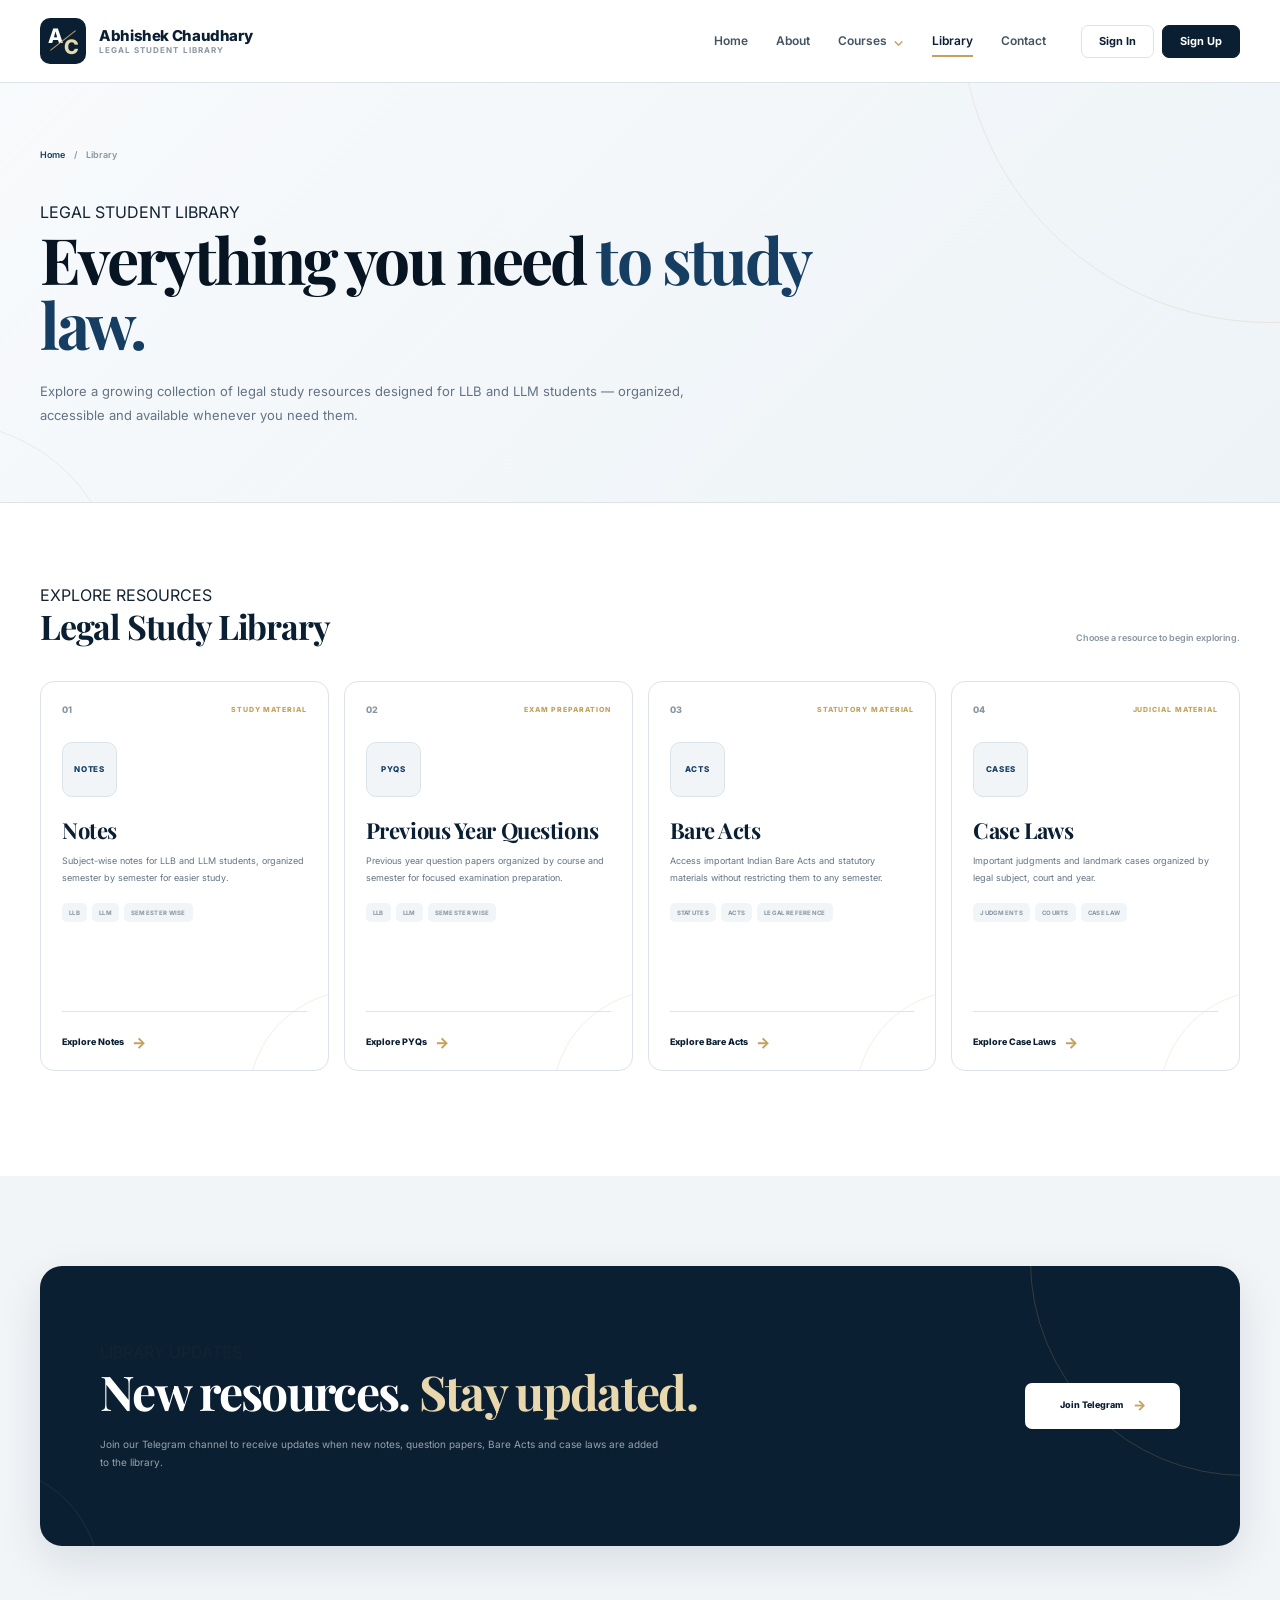
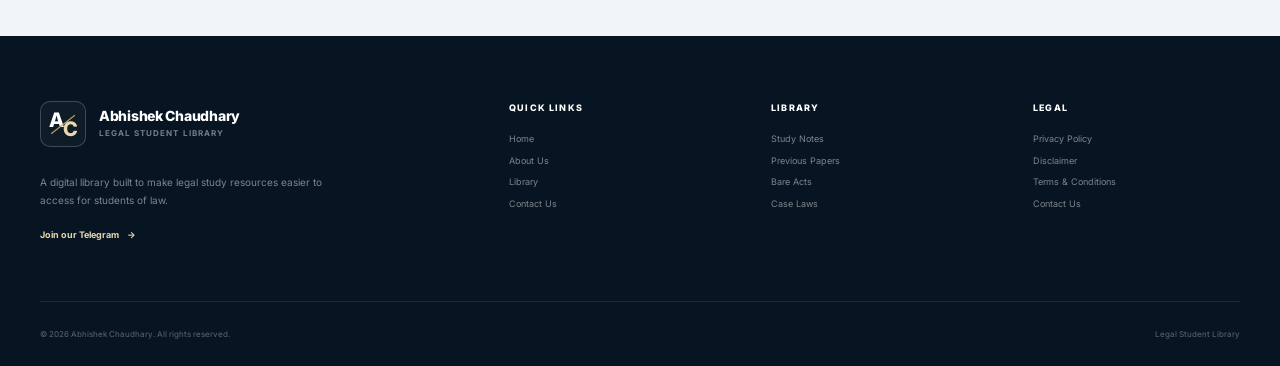
<file: library.html>
<!DOCTYPE html>
<html lang="en">

<head>

    <meta charset="UTF-8">

    <meta
        name="viewport"
        content="width=device-width, initial-scale=1.0"
    >

    <meta
        name="description"
        content="Explore Notes, PYQs, Bare Acts and Case Laws at Abhishek Chaudhary Legal Student Library."
    >

    <meta
        name="keywords"
        content="Legal Library, LLB Notes, LLM Notes, PYQs, Bare Acts, Case Laws"
    >

    <meta
        name="author"
        content="Abhishek Chaudhary"
    >

    <title>
        Library | Abhishek Chaudhary Legal Student Library
    </title>


    <!-- =====================================================
         GOOGLE FONTS
    ====================================================== -->

    <link
        rel="preconnect"
        href="https://fonts.googleapis.com"
    >

    <link
        rel="preconnect"
        href="https://fonts.googleapis.com"
        crossorigin
    >

    <link
        href="https://fonts.googleapis.com/css2?family=Inter:wght@400;500;600;700;800&family=Playfair+Display:wght@600;700&display=swap"
        rel="stylesheet"
    >


    <!-- =====================================================
         COMMON CSS
    ====================================================== -->

    <link
        rel="stylesheet"
        href="css/style.css"
    >


    <!-- =====================================================
         LIBRARY PAGE CSS
    ====================================================== -->

    <link
        rel="stylesheet"
        href="css/library.css"
    >

</head>


<body>


    <!-- =====================================================
         SHARED HEADER
    ====================================================== -->

    <div id="site-header"></div>



    <!-- =====================================================
         MAIN CONTENT
    ====================================================== -->

    <main>


        <!-- =================================================
             LIBRARY HERO
        ================================================== -->

        <section class="library-hero">

            <div class="container">


                <!-- BREADCRUMB -->

                <div class="breadcrumb">

                    <a href="index.html">
                        Home
                    </a>

                    <span>
                        /
                    </span>

                    <span>
                        Library
                    </span>

                </div>



                <!-- HERO CONTENT -->

                <div class="library-hero-content">

                    <span class="section-label">
                        LEGAL STUDENT LIBRARY
                    </span>


                    <h1>

                        Everything you need
                        <span>to study law.</span>

                    </h1>


                    <p>

                        Explore a growing collection of legal
                        study resources designed for LLB and
                        LLM students — organized, accessible
                        and available whenever you need them.

                    </p>

                </div>

            </div>

        </section>



        <!-- =================================================
             RESOURCE LIBRARY
        ================================================== -->

        <section
            class="resource-library"
            id="resources"
        >

            <div class="container">


                <!-- SECTION HEADING -->

                <div class="library-heading">

                    <div>

                        <span class="section-label">
                            EXPLORE RESOURCES
                        </span>


                        <h2>
                            Legal Study Library
                        </h2>

                    </div>


                    <p>
                        Choose a resource to begin exploring.
                    </p>

                </div>



                <!-- =================================================
                     RESOURCE GRID
                ================================================== -->

                <div class="resource-grid">


                    <!-- =================================================
                         NOTES
                    ================================================== -->

                    <article
                        class="resource-card"
                        data-resource="notes"
                    >

                        <div class="resource-card-top">

                            <span class="resource-number">
                                01
                            </span>

                            <span class="resource-label">
                                STUDY MATERIAL
                            </span>

                        </div>


                        <div class="resource-icon">
                            NOTES
                        </div>


                        <div class="resource-content">

                            <h3>
                                Notes
                            </h3>


                            <p>

                                Subject-wise notes for LLB and
                                LLM students, organized semester
                                by semester for easier study.

                            </p>


                            <div class="resource-tags">

                                <span>
                                    LLB
                                </span>

                                <span>
                                    LLM
                                </span>

                                <span>
                                    Semester Wise
                                </span>

                            </div>

                        </div>


                        <div class="resource-card-footer">

                            <a
                                href="notes.html"
                                class="resource-link"
                            >

                                Explore Notes

                                <span>
                                    →
                                </span>

                            </a>

                        </div>

                    </article>



                    <!-- =================================================
                         PYQS
                    ================================================== -->

                    <article
                        class="resource-card"
                        data-resource="pyqs"
                    >

                        <div class="resource-card-top">

                            <span class="resource-number">
                                02
                            </span>

                            <span class="resource-label">
                                EXAM PREPARATION
                            </span>

                        </div>


                        <div class="resource-icon">
                            PYQS
                        </div>


                        <div class="resource-content">

                            <h3>
                                Previous Year Questions
                            </h3>


                            <p>

                                Previous year question papers
                                organized by course and semester
                                for focused examination preparation.

                            </p>


                            <div class="resource-tags">

                                <span>
                                    LLB
                                </span>

                                <span>
                                    LLM
                                </span>

                                <span>
                                    Semester Wise
                                </span>

                            </div>

                        </div>


                        <div class="resource-card-footer">

                            <a
                                href="pyqs.html"
                                class="resource-link"
                            >

                                Explore PYQs

                                <span>
                                    →
                                </span>

                            </a>

                        </div>

                    </article>



                    <!-- =================================================
                         BARE ACTS
                    ================================================== -->

                    <article
                        class="resource-card"
                        data-resource="bare-acts"
                    >

                        <div class="resource-card-top">

                            <span class="resource-number">
                                03
                            </span>

                            <span class="resource-label">
                                STATUTORY MATERIAL
                            </span>

                        </div>


                        <div class="resource-icon">
                            ACTS
                        </div>


                        <div class="resource-content">

                            <h3>
                                Bare Acts
                            </h3>


                            <p>

                                Access important Indian Bare Acts
                                and statutory materials without
                                restricting them to any semester.

                            </p>


                            <div class="resource-tags">

                                <span>
                                    Statutes
                                </span>

                                <span>
                                    Acts
                                </span>

                                <span>
                                    Legal Reference
                                </span>

                            </div>

                        </div>


                        <div class="resource-card-footer">

                            <a
                                href="bare-acts.html"
                                class="resource-link"
                            >

                                Explore Bare Acts

                                <span>
                                    →
                                </span>

                            </a>

                        </div>

                    </article>



                    <!-- =================================================
                         CASE LAWS
                    ================================================== -->

                    <article
                        class="resource-card"
                        data-resource="case-laws"
                    >

                        <div class="resource-card-top">

                            <span class="resource-number">
                                04
                            </span>

                            <span class="resource-label">
                                JUDICIAL MATERIAL
                            </span>

                        </div>


                        <div class="resource-icon">
                            CASES
                        </div>


                        <div class="resource-content">

                            <h3>
                                Case Laws
                            </h3>


                            <p>

                                Important judgments and landmark
                                cases organized by legal subject,
                                court and year.

                            </p>


                            <div class="resource-tags">

                                <span>
                                    Judgments
                                </span>

                                <span>
                                    Courts
                                </span>

                                <span>
                                    Case Law
                                </span>

                            </div>

                        </div>


                        <div class="resource-card-footer">

                            <a
                                href="case-laws.html"
                                class="resource-link"
                            >

                                Explore Case Laws

                                <span>
                                    →
                                </span>

                            </a>

                        </div>

                    </article>

                </div>

            </div>

        </section>



        <!-- =================================================
             TELEGRAM CTA
        ================================================== -->

        <section class="library-telegram">

            <div class="container">

                <div class="library-telegram-box">


                    <div class="telegram-content">

                        <span class="section-label">
                            LIBRARY UPDATES
                        </span>


                        <h2>

                            New resources.
                            <span>Stay updated.</span>

                        </h2>


                        <p>

                            Join our Telegram channel to
                            receive updates when new notes,
                            question papers, Bare Acts and
                            case laws are added to the library.

                        </p>

                    </div>


                    <a
                        href="https://t.me/abhishekchaudharylegallibrary"
                        class="telegram-button"
                        target="_blank"
                        rel="noopener noreferrer"
                    >

                        Join Telegram

                        <span>
                            →
                        </span>

                    </a>

                </div>

            </div>

        </section>

    </main>



    <!-- =====================================================
         SHARED FOOTER
    ====================================================== -->

    <div id="site-footer"></div>



    <!-- =====================================================
         COMMON JAVASCRIPT
    ====================================================== -->

    <script src="js/components.js"></script>

    <script src="js/main.js"></script>


    <!-- =====================================================
         LIBRARY JAVASCRIPT
    ====================================================== -->

    <script src="js/library.js"></script>


</body>

</html>
</file>
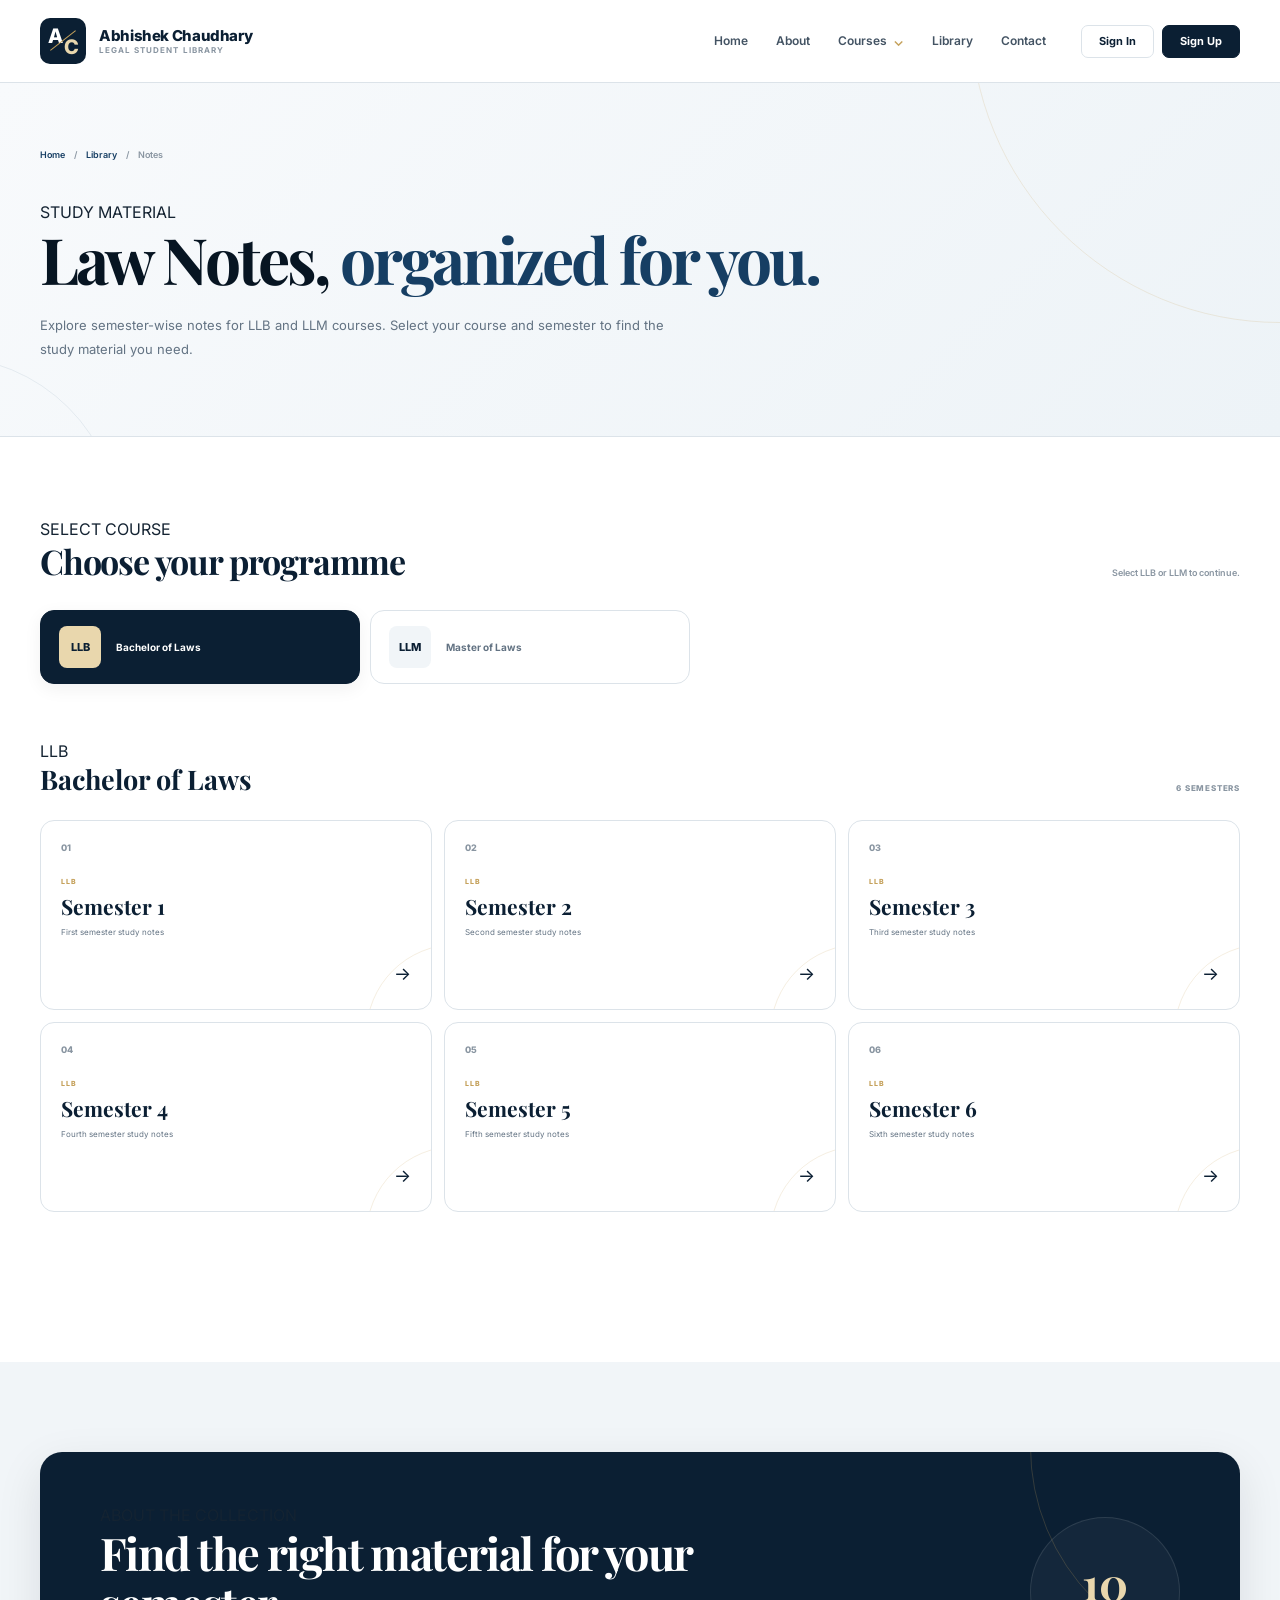
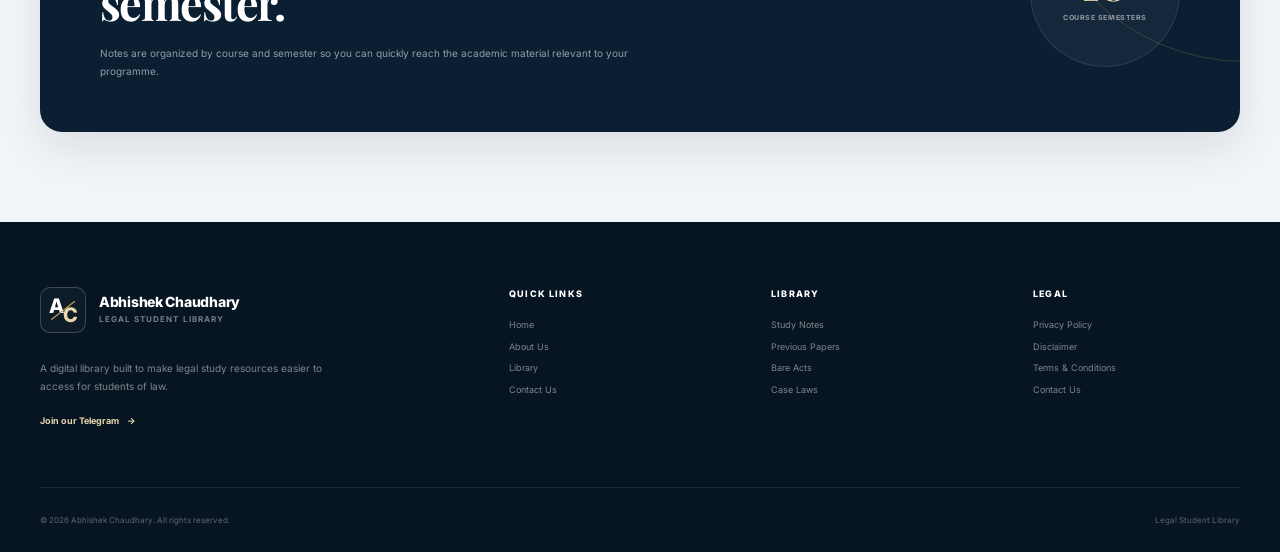
<file: notes.html>
<!DOCTYPE html>
<html lang="en">

<head>

    <meta charset="UTF-8">

    <meta
        name="viewport"
        content="width=device-width, initial-scale=1.0"
    >

    <meta
        name="description"
        content="LLB and LLM Notes organized semester-wise at Abhishek Chaudhary Legal Student Library."
    >

    <meta
        name="keywords"
        content="LLB Notes, LLM Notes, Law Notes, Semester Notes, Legal Study Material"
    >

    <meta
        name="author"
        content="Abhishek Chaudhary"
    >

    <title>
        Notes | Abhishek Chaudhary Legal Student Library
    </title>


    <!-- =====================================================
         GOOGLE FONTS
    ====================================================== -->

    <link
        rel="preconnect"
        href="https://fonts.googleapis.com"
    >

    <link
        rel="preconnect"
        href="https://fonts.gstatic.com"
        crossorigin
    >

    <link
        href="https://fonts.googleapis.com/css2?family=Inter:wght@400;500;600;700;800&family=Playfair+Display:wght@600;700&display=swap"
        rel="stylesheet"
    >


    <!-- =====================================================
         COMMON CSS
    ====================================================== -->

    <link
        rel="stylesheet"
        href="css/style.css"
    >


    <!-- =====================================================
         NOTES CSS
    ====================================================== -->

    <link
        rel="stylesheet"
        href="css/notes.css"
    >

</head>


<body>


    <!-- =====================================================
         SHARED HEADER
    ====================================================== -->

    <div id="site-header"></div>



    <!-- =====================================================
         MAIN CONTENT
    ====================================================== -->

    <main>


        <!-- =================================================
             NOTES HERO
        ================================================== -->

        <section class="notes-hero">

            <div class="container">


                <div class="breadcrumb">

                    <a href="index.html">
                        Home
                    </a>

                    <span>
                        /
                    </span>

                    <a href="library.html">
                        Library
                    </a>

                    <span>
                        /
                    </span>

                    <span>
                        Notes
                    </span>

                </div>


                <div class="notes-hero-content">

                    <span class="section-label">
                        STUDY MATERIAL
                    </span>


                    <h1>

                        Law Notes,
                        <span>organized for you.</span>

                    </h1>


                    <p>

                        Explore semester-wise notes for LLB
                        and LLM courses. Select your course
                        and semester to find the study material
                        you need.

                    </p>

                </div>

            </div>

        </section>



        <!-- =================================================
             NOTES LIBRARY
        ================================================== -->

        <section class="notes-library">

            <div class="container">


                <!-- =================================================
                     HEADING
                ================================================== -->

                <div class="notes-heading">

                    <div>

                        <span class="section-label">
                            SELECT COURSE
                        </span>


                        <h2>
                            Choose your programme
                        </h2>

                    </div>


                    <p>
                        Select LLB or LLM to continue.
                    </p>

                </div>



                <!-- =================================================
                     COURSE TABS
                ================================================== -->

                <div
                    class="course-tabs"
                    role="tablist"
                    aria-label="Select law programme"
                >

                    <button
                        class="course-tab active"
                        type="button"
                        data-course="LLB"
                        role="tab"
                        aria-selected="true"
                    >

                        <span class="course-tab-code">
                            LLB
                        </span>

                        <span class="course-tab-name">
                            Bachelor of Laws
                        </span>

                    </button>


                    <button
                        class="course-tab"
                        type="button"
                        data-course="LLM"
                        role="tab"
                        aria-selected="false"
                    >

                        <span class="course-tab-code">
                            LLM
                        </span>

                        <span class="course-tab-name">
                            Master of Laws
                        </span>

                    </button>

                </div>



                <!-- =================================================
                     LLB SECTION
                ================================================== -->

                <div
                    class="semester-section active"
                    data-course-section="LLB"
                >


                    <div class="semester-heading">

                        <div>

                            <span class="section-label">
                                LLB
                            </span>

                            <h3>
                                Bachelor of Laws
                            </h3>

                        </div>


                        <span class="semester-count">
                            6 Semesters
                        </span>

                    </div>



                    <!-- =============================================
                         LLB SEMESTERS
                    ============================================== -->

                    <div class="semester-grid">


                        <!-- Semester 1 -->

                        <a
                            href="notes.html?course=LLB&semester=1"
                            class="semester-card"
                            data-course="LLB"
                            data-semester="1"
                        >

                            <span class="semester-number">
                                01
                            </span>


                            <div>

                                <span class="semester-label">
                                    LLB
                                </span>


                                <h4>
                                    Semester 1
                                </h4>


                                <p>
                                    First semester study notes
                                </p>

                            </div>


                            <span class="semester-arrow">
                                →
                            </span>

                        </a>



                        <!-- Semester 2 -->

                        <a
                            href="notes.html?course=LLB&semester=2"
                            class="semester-card"
                            data-course="LLB"
                            data-semester="2"
                        >

                            <span class="semester-number">
                                02
                            </span>


                            <div>

                                <span class="semester-label">
                                    LLB
                                </span>


                                <h4>
                                    Semester 2
                                </h4>


                                <p>
                                    Second semester study notes
                                </p>

                            </div>


                            <span class="semester-arrow">
                                →
                            </span>

                        </a>



                        <!-- Semester 3 -->

                        <a
                            href="notes.html?course=LLB&semester=3"
                            class="semester-card"
                            data-course="LLB"
                            data-semester="3"
                        >

                            <span class="semester-number">
                                03
                            </span>


                            <div>

                                <span class="semester-label">
                                    LLB
                                </span>


                                <h4>
                                    Semester 3
                                </h4>


                                <p>
                                    Third semester study notes
                                </p>

                            </div>


                            <span class="semester-arrow">
                                →
                            </span>

                        </a>



                        <!-- Semester 4 -->

                        <a
                            href="notes.html?course=LLB&semester=4"
                            class="semester-card"
                            data-course="LLB"
                            data-semester="4"
                        >

                            <span class="semester-number">
                                04
                            </span>


                            <div>

                                <span class="semester-label">
                                    LLB
                                </span>


                                <h4>
                                    Semester 4
                                </h4>


                                <p>
                                    Fourth semester study notes
                                </p>

                            </div>


                            <span class="semester-arrow">
                                →
                            </span>

                        </a>



                        <!-- Semester 5 -->

                        <a
                            href="notes.html?course=LLB&semester=5"
                            class="semester-card"
                            data-course="LLB"
                            data-semester="5"
                        >

                            <span class="semester-number">
                                05
                            </span>


                            <div>

                                <span class="semester-label">
                                    LLB
                                </span>


                                <h4>
                                    Semester 5
                                </h4>


                                <p>
                                    Fifth semester study notes
                                </p>

                            </div>


                            <span class="semester-arrow">
                                →
                            </span>

                        </a>



                        <!-- Semester 6 -->

                        <a
                            href="notes.html?course=LLB&semester=6"
                            class="semester-card"
                            data-course="LLB"
                            data-semester="6"
                        >

                            <span class="semester-number">
                                06
                            </span>


                            <div>

                                <span class="semester-label">
                                    LLB
                                </span>


                                <h4>
                                    Semester 6
                                </h4>


                                <p>
                                    Sixth semester study notes
                                </p>

                            </div>


                            <span class="semester-arrow">
                                →
                            </span>

                        </a>

                    </div>



                    <!-- =============================================
                         LLB RESOURCE AREA
                    ============================================== -->

                    <div
                        class="notes-resource-area"
                        id="notes-resource-area-llb"
                    ></div>


                </div>



                <!-- =================================================
                     LLM SECTION
                ================================================== -->

                <div
                    class="semester-section"
                    data-course-section="LLM"
                    hidden
                >


                    <div class="semester-heading">

                        <div>

                            <span class="section-label">
                                LLM
                            </span>

                            <h3>
                                Master of Laws
                            </h3>

                        </div>


                        <span class="semester-count">
                            4 Semesters
                        </span>

                    </div>



                    <!-- =============================================
                         LLM SEMESTERS
                    ============================================== -->

                    <div class="semester-grid">


                        <!-- Semester 1 -->

                        <a
                            href="notes.html?course=LLM&semester=1"
                            class="semester-card"
                            data-course="LLM"
                            data-semester="1"
                        >

                            <span class="semester-number">
                                01
                            </span>


                            <div>

                                <span class="semester-label">
                                    LLM
                                </span>


                                <h4>
                                    Semester 1
                                </h4>


                                <p>
                                    First semester study notes
                                </p>

                            </div>


                            <span class="semester-arrow">
                                →
                            </span>

                        </a>



                        <!-- Semester 2 -->

                        <a
                            href="notes.html?course=LLM&semester=2"
                            class="semester-card"
                            data-course="LLM"
                            data-semester="2"
                        >

                            <span class="semester-number">
                                02
                            </span>


                            <div>

                                <span class="semester-label">
                                    LLM
                                </span>


                                <h4>
                                    Semester 2
                                </h4>


                                <p>
                                    Second semester study notes
                                </p>

                            </div>


                            <span class="semester-arrow">
                                →
                            </span>

                        </a>



                        <!-- Semester 3 -->

                        <a
                            href="notes.html?course=LLM&semester=3"
                            class="semester-card"
                            data-course="LLM"
                            data-semester="3"
                        >

                            <span class="semester-number">
                                03
                            </span>


                            <div>

                                <span class="semester-label">
                                    LLM
                                </span>


                                <h4>
                                    Semester 3
                                </h4>


                                <p>
                                    Third semester study notes
                                </p>

                            </div>


                            <span class="semester-arrow">
                                →
                            </span>

                        </a>



                        <!-- Semester 4 -->

                        <a
                            href="notes.html?course=LLM&semester=4"
                            class="semester-card"
                            data-course="LLM"
                            data-semester="4"
                        >

                            <span class="semester-number">
                                04
                            </span>


                            <div>

                                <span class="semester-label">
                                    LLM
                                </span>


                                <h4>
                                    Semester 4
                                </h4>


                                <p>
                                    Fourth semester study notes
                                </p>

                            </div>


                            <span class="semester-arrow">
                                →
                            </span>

                        </a>

                    </div>



                    <!-- =============================================
                         LLM RESOURCE AREA
                    ============================================== -->

                    <div
                        class="notes-resource-area"
                        id="notes-resource-area-llm"
                    ></div>


                </div>

            </div>

        </section>



        <!-- =================================================
             INFORMATION STRIP
        ================================================== -->

        <section class="notes-info">

            <div class="container">


                <div class="notes-info-box">


                    <div>

                        <span class="section-label">
                            ABOUT THE COLLECTION
                        </span>


                        <h2>
                            Find the right material
                            for your semester.
                        </h2>


                        <p>

                            Notes are organized by course and
                            semester so you can quickly reach
                            the academic material relevant to
                            your programme.

                        </p>

                    </div>



                    <div class="notes-info-stat">

                        <strong>
                            10
                        </strong>


                        <span>
                            Course Semesters
                        </span>

                    </div>


                </div>

            </div>

        </section>

    </main>



    <!-- =====================================================
         SHARED FOOTER
    ====================================================== -->

    <div id="site-footer"></div>



    <!-- =====================================================
         COMMON JAVASCRIPT
    ====================================================== -->

    <script src="js/components.js"></script>

    <script src="js/main.js"></script>


    <!-- =====================================================
         CENTRAL RESOURCE DATA
    ====================================================== -->

    <script src="js/resource-data.js"></script>


    <!-- =====================================================
         NOTES JAVASCRIPT
    ====================================================== -->

    <script src="js/notes.js"></script>


</body>

</html>
</file>
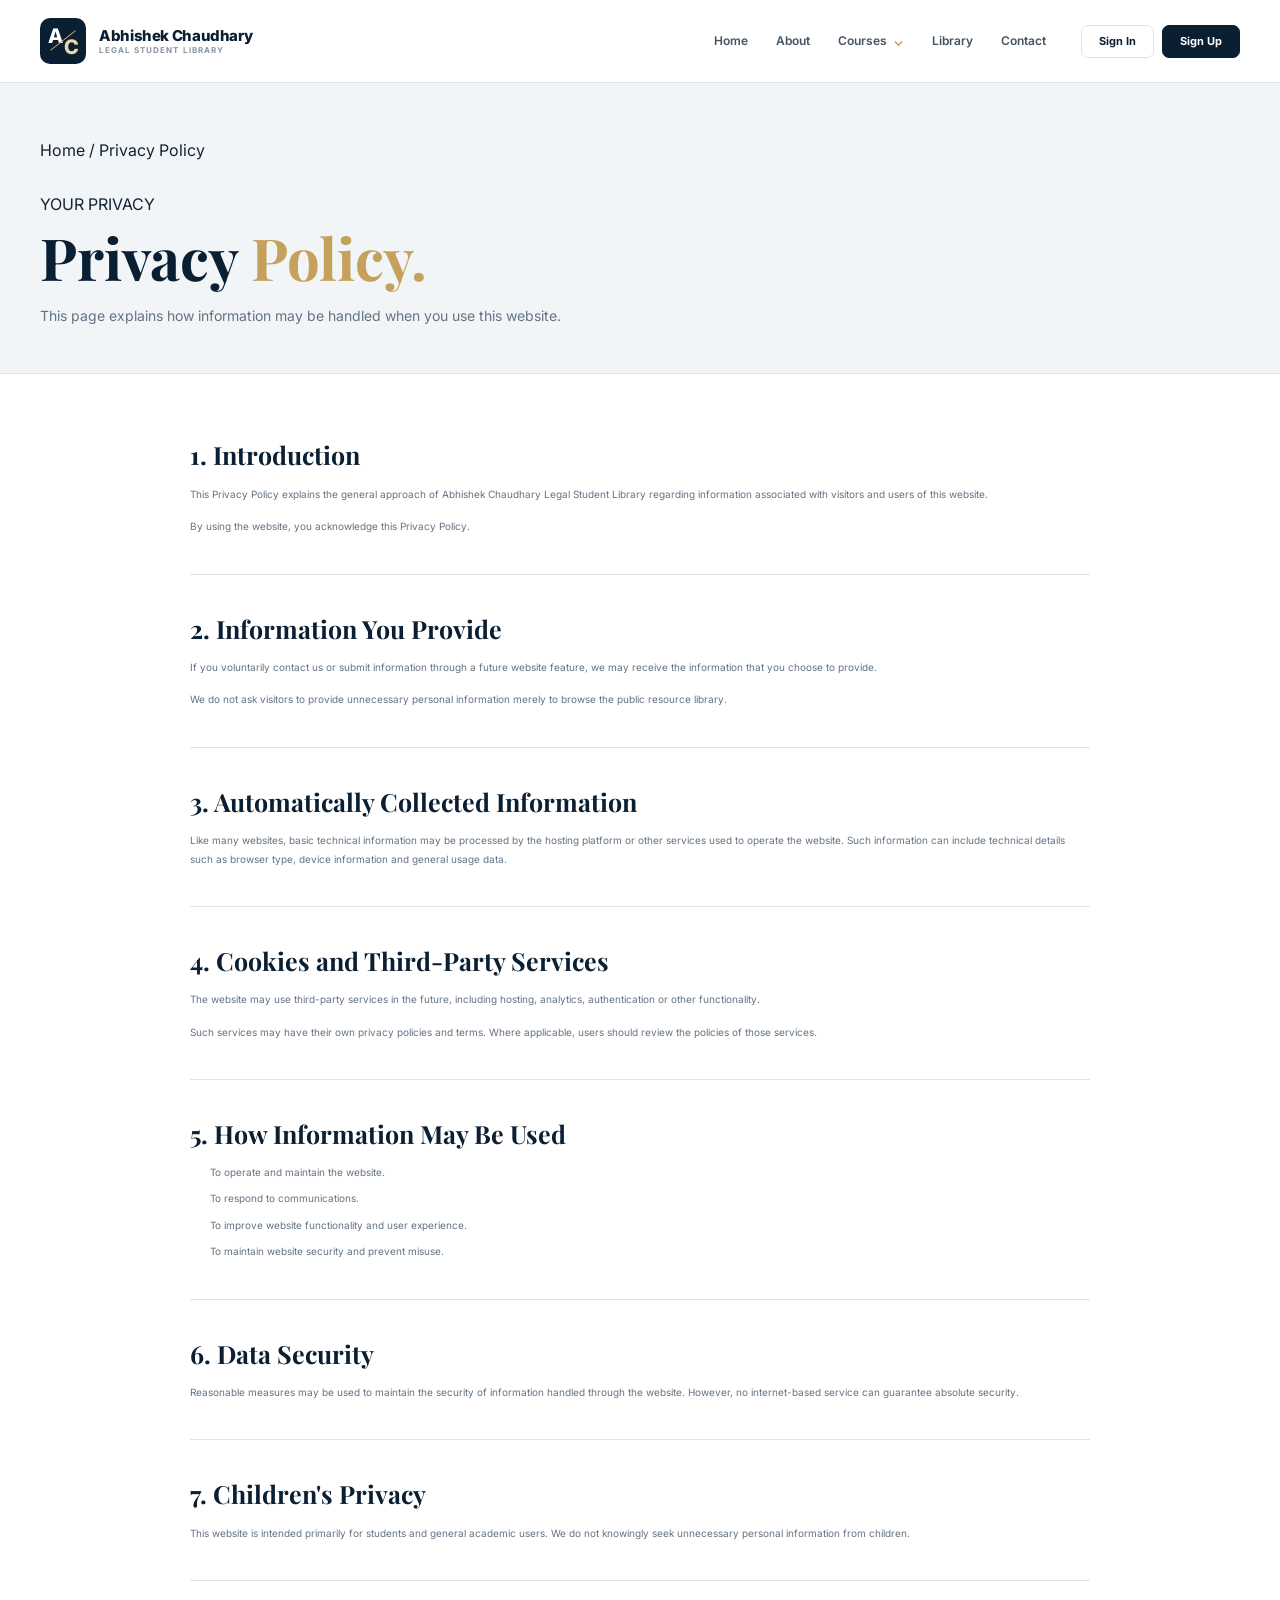
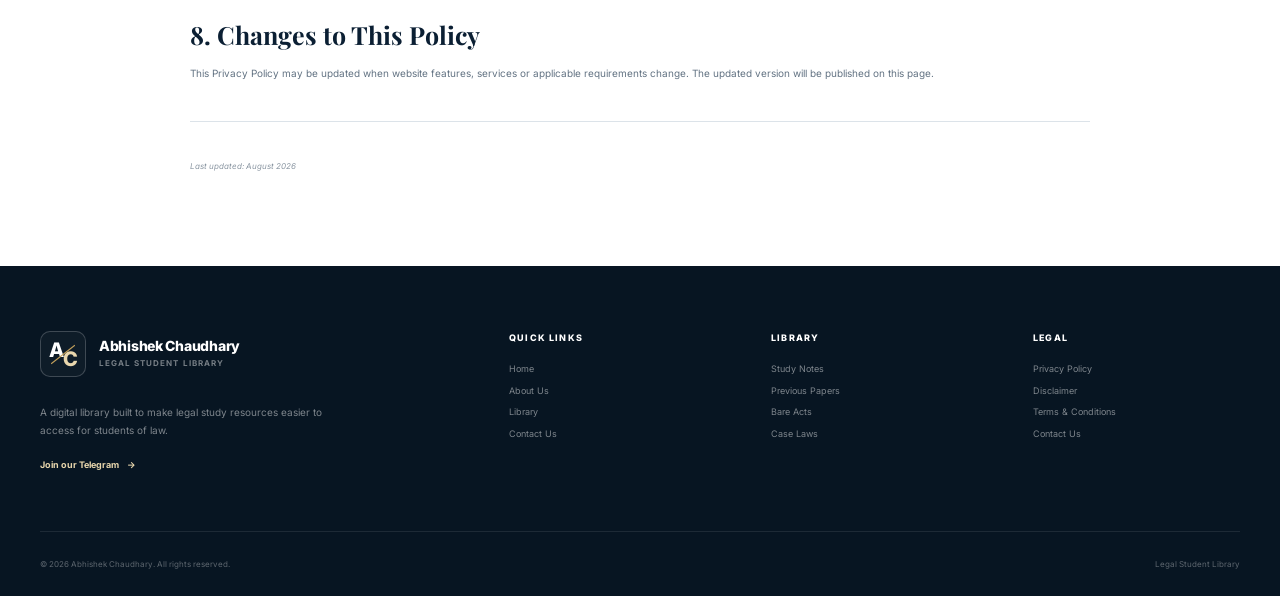
<file: privacy-policy.html>
<!DOCTYPE html>
<html lang="en">

<head>

    <meta charset="UTF-8">

    <meta
        name="viewport"
        content="width=device-width, initial-scale=1.0"
    >

    <meta
        name="description"
        content="Privacy Policy for Abhishek Chaudhary Legal Student Library."
    >

    <title>
        Privacy Policy | Abhishek Chaudhary Legal Student Library
    </title>


    <link
        rel="preconnect"
        href="https://fonts.googleapis.com"
    >

    <link
        rel="preconnect"
        href="https://fonts.gstatic.com"
        crossorigin
    >

    <link
        href="https://fonts.googleapis.com/css2?family=Inter:wght@400;500;600;700;800&family=Playfair+Display:wght@600;700&display=swap"
        rel="stylesheet"
    >


    <link
        rel="stylesheet"
        href="css/style.css"
    >

    <link
        rel="stylesheet"
        href="css/legal-pages.css"
    >

</head>


<body>


    <div id="site-header"></div>


    <main>


        <section class="legal-hero">

            <div class="container">

                <div class="breadcrumb">

                    <a href="index.html">
                        Home
                    </a>

                    <span>/</span>

                    <span>
                        Privacy Policy
                    </span>

                </div>


                <div class="legal-hero-content">

                    <span class="section-label">
                        YOUR PRIVACY
                    </span>


                    <h1>
                        Privacy
                        <span>Policy.</span>
                    </h1>


                    <p>
                        This page explains how information may be
                        handled when you use this website.
                    </p>

                </div>

            </div>

        </section>



        <section class="legal-content">

            <div class="container">

                <div class="legal-content-inner">


                    <div class="legal-section">

                        <h2>
                            1. Introduction
                        </h2>


                        <p>
                            This Privacy Policy explains the general
                            approach of Abhishek Chaudhary Legal
                            Student Library regarding information
                            associated with visitors and users of
                            this website.
                        </p>


                        <p>
                            By using the website, you acknowledge this
                            Privacy Policy.
                        </p>

                    </div>



                    <div class="legal-section">

                        <h2>
                            2. Information You Provide
                        </h2>


                        <p>
                            If you voluntarily contact us or submit
                            information through a future website
                            feature, we may receive the information
                            that you choose to provide.
                        </p>


                        <p>
                            We do not ask visitors to provide
                            unnecessary personal information merely
                            to browse the public resource library.
                        </p>

                    </div>



                    <div class="legal-section">

                        <h2>
                            3. Automatically Collected Information
                        </h2>


                        <p>
                            Like many websites, basic technical
                            information may be processed by the hosting
                            platform or other services used to operate
                            the website. Such information can include
                            technical details such as browser type,
                            device information and general usage data.
                        </p>

                    </div>



                    <div class="legal-section">

                        <h2>
                            4. Cookies and Third-Party Services
                        </h2>


                        <p>
                            The website may use third-party services
                            in the future, including hosting,
                            analytics, authentication or other
                            functionality.
                        </p>


                        <p>
                            Such services may have their own privacy
                            policies and terms. Where applicable,
                            users should review the policies of those
                            services.
                        </p>

                    </div>



                    <div class="legal-section">

                        <h2>
                            5. How Information May Be Used
                        </h2>


                        <ul>

                            <li>
                                To operate and maintain the website.
                            </li>

                            <li>
                                To respond to communications.
                            </li>

                            <li>
                                To improve website functionality and user experience.
                            </li>

                            <li>
                                To maintain website security and prevent misuse.
                            </li>

                        </ul>

                    </div>



                    <div class="legal-section">

                        <h2>
                            6. Data Security
                        </h2>


                        <p>
                            Reasonable measures may be used to maintain
                            the security of information handled through
                            the website. However, no internet-based
                            service can guarantee absolute security.
                        </p>

                    </div>



                    <div class="legal-section">

                        <h2>
                            7. Children's Privacy
                        </h2>


                        <p>
                            This website is intended primarily for
                            students and general academic users. We do
                            not knowingly seek unnecessary personal
                            information from children.
                        </p>

                    </div>



                    <div class="legal-section">

                        <h2>
                            8. Changes to This Policy
                        </h2>


                        <p>
                            This Privacy Policy may be updated when
                            website features, services or applicable
                            requirements change. The updated version
                            will be published on this page.
                        </p>

                    </div>



                    <p class="legal-updated">
                        Last updated: August 2026
                    </p>


                </div>

            </div>

        </section>

    </main>


    <div id="site-footer"></div>


    <script src="js/components.js"></script>

    <script src="js/main.js"></script>


</body>

</html>
</file>
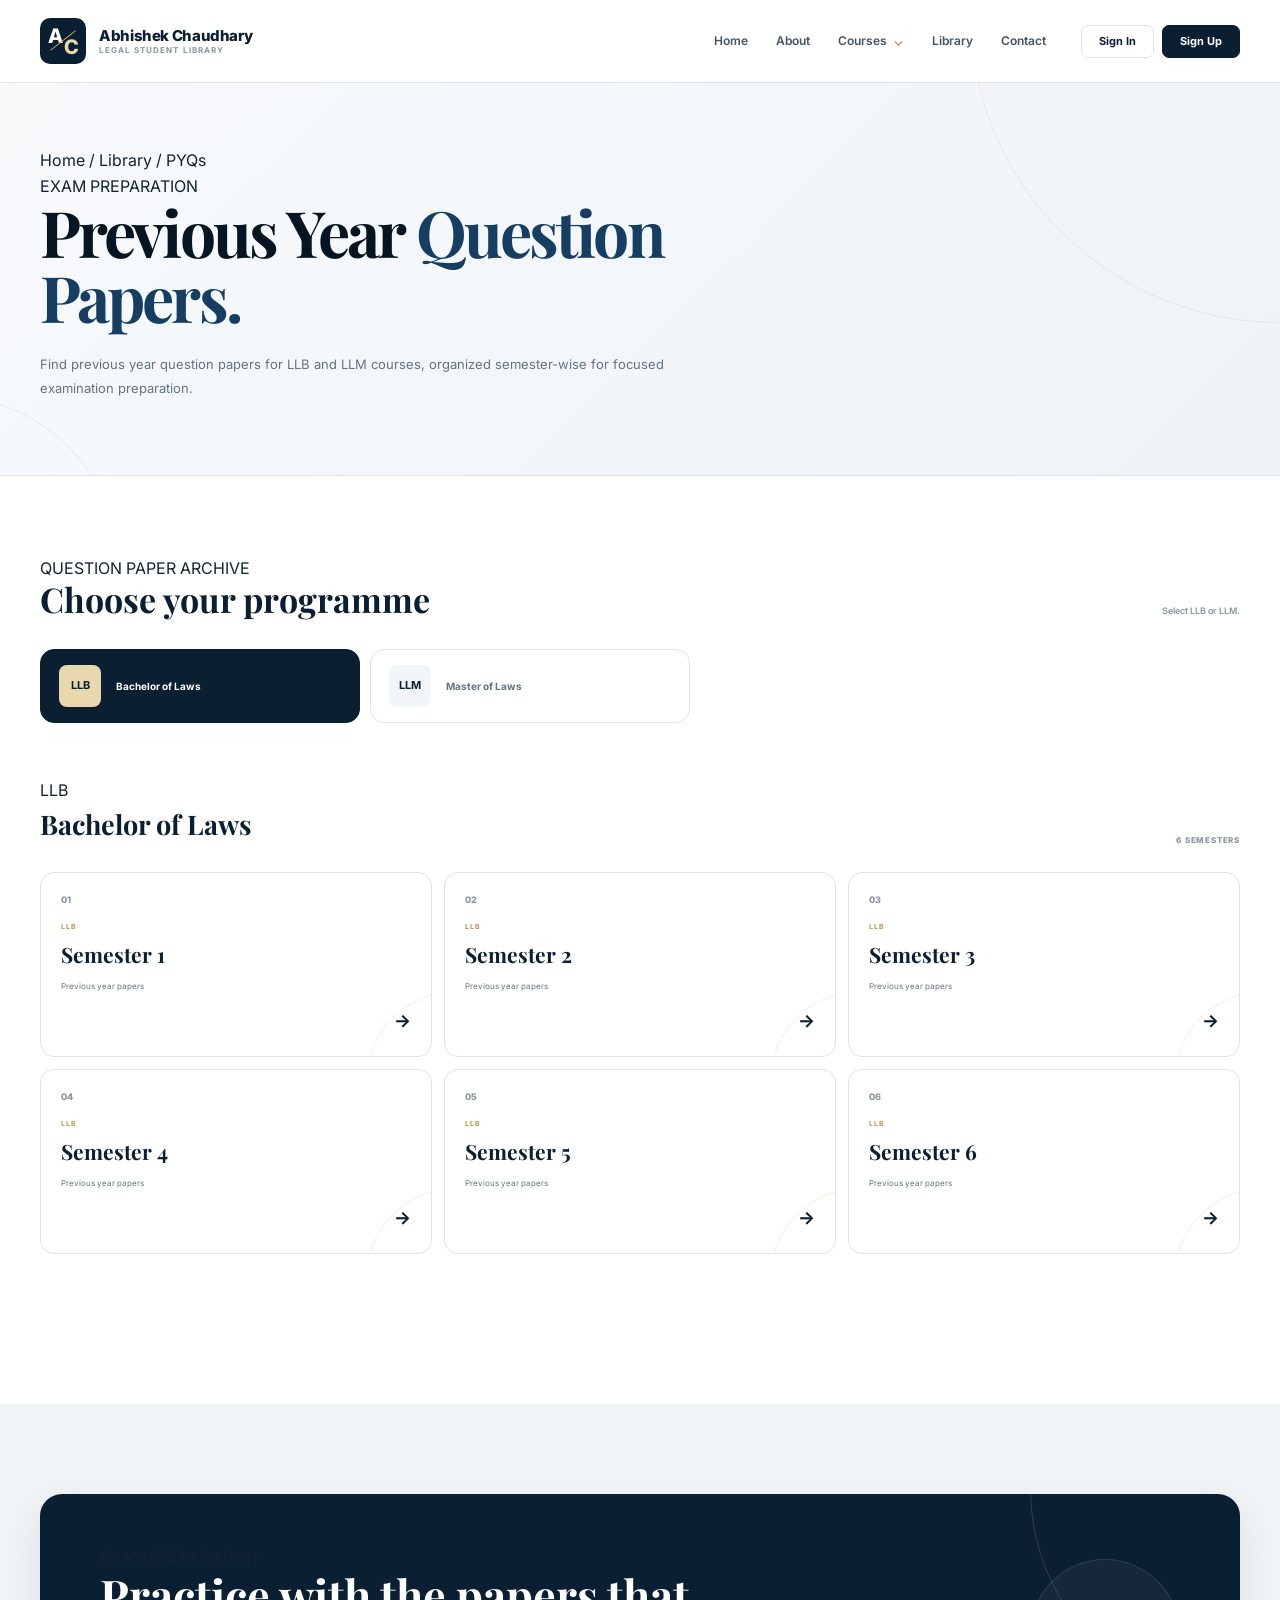
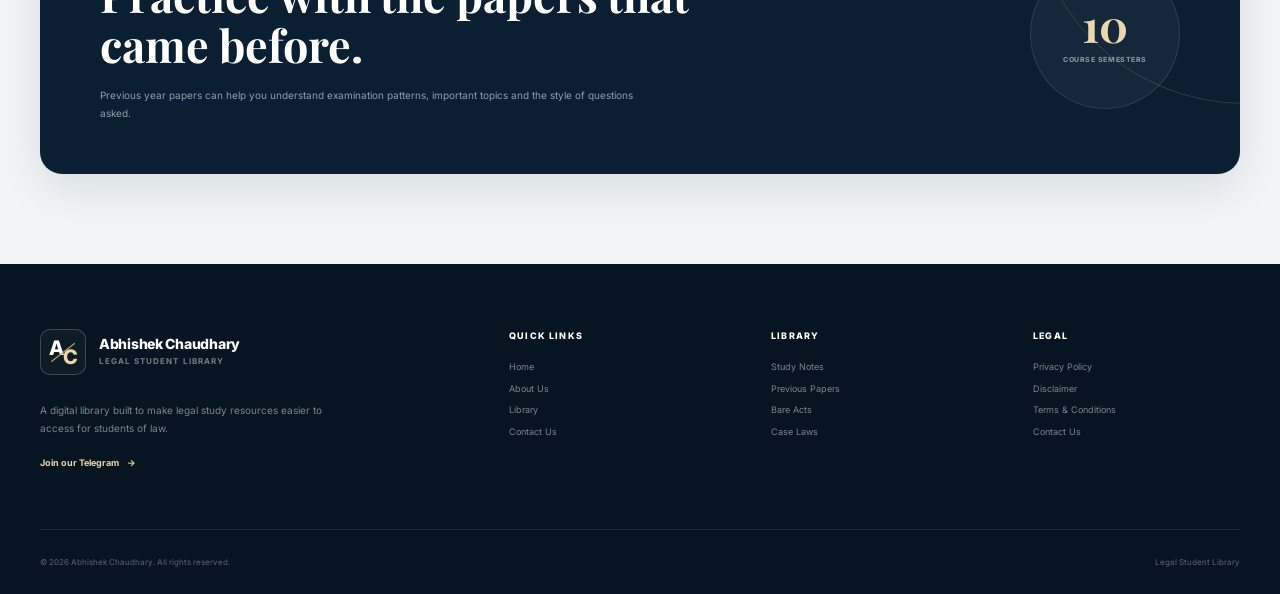
<file: pyqs.html>
<!DOCTYPE html>
<html lang="en">

<head>

    <meta charset="UTF-8">

    <meta
        name="viewport"
        content="width=device-width, initial-scale=1.0"
    >

    <meta
        name="description"
        content="Previous Year Question Papers for LLB and LLM students at Abhishek Chaudhary Legal Student Library."
    >

    <meta
        name="keywords"
        content="LLB PYQs, LLM PYQs, Law Previous Year Questions, LLB Question Papers, LLM Question Papers"
    >

    <meta
        name="author"
        content="Abhishek Chaudhary"
    >

    <title>
        PYQs | Abhishek Chaudhary Legal Student Library
    </title>


    <!-- =====================================================
         GOOGLE FONTS
    ====================================================== -->

    <link
        rel="preconnect"
        href="https://fonts.googleapis.com"
    >

    <link
        rel="preconnect"
        href="https://fonts.googleapis.com"
        crossorigin
    >

    <link
        href="https://fonts.googleapis.com/css2?family=Inter:wght@400;500;600;700;800&family=Playfair+Display:wght@600;700&display=swap"
        rel="stylesheet"
    >


    <!-- =====================================================
         COMMON CSS
    ====================================================== -->

    <link
        rel="stylesheet"
        href="css/style.css"
    >


    <!-- =====================================================
         PYQS CSS
    ====================================================== -->

    <link
        rel="stylesheet"
        href="css/pyqs.css"
    >

</head>


<body>


    <!-- =====================================================
         SHARED HEADER
    ====================================================== -->

    <div id="site-header"></div>



    <!-- =====================================================
         MAIN CONTENT
    ====================================================== -->

    <main>


        <!-- =================================================
             PYQS HERO
        ================================================== -->

        <section class="pyqs-hero">

            <div class="container">


                <div class="breadcrumb">

                    <a href="index.html">
                        Home
                    </a>

                    <span>
                        /
                    </span>

                    <a href="library.html">
                        Library
                    </a>

                    <span>
                        /
                    </span>

                    <span>
                        PYQs
                    </span>

                </div>


                <div class="pyqs-hero-content">

                    <span class="section-label">
                        EXAM PREPARATION
                    </span>


                    <h1>

                        Previous Year
                        <span>Question Papers.</span>

                    </h1>


                    <p>

                        Find previous year question papers
                        for LLB and LLM courses, organized
                        semester-wise for focused examination
                        preparation.

                    </p>

                </div>

            </div>

        </section>



        <!-- =================================================
             PYQ LIBRARY
        ================================================== -->

        <section class="pyqs-library">

            <div class="container">


                <!-- =================================================
                     HEADING
                ================================================== -->

                <div class="pyqs-heading">

                    <div>

                        <span class="section-label">
                            QUESTION PAPER ARCHIVE
                        </span>


                        <h2>
                            Choose your programme
                        </h2>

                    </div>


                    <p>
                        Select LLB or LLM.
                    </p>

                </div>



                <!-- =================================================
                     COURSE TABS
                ================================================== -->

                <div
                    class="pyq-course-tabs"
                    role="tablist"
                    aria-label="Select law programme"
                >


                    <!-- LLB TAB -->

                    <button
                        class="pyq-course-tab active"
                        type="button"
                        data-course="LLB"
                        role="tab"
                        aria-selected="true"
                    >

                        <strong>
                            LLB
                        </strong>


                        <span>
                            Bachelor of Laws
                        </span>

                    </button>



                    <!-- LLM TAB -->

                    <button
                        class="pyq-course-tab"
                        type="button"
                        data-course="LLM"
                        role="tab"
                        aria-selected="false"
                    >

                        <strong>
                            LLM
                        </strong>


                        <span>
                            Master of Laws
                        </span>

                    </button>

                </div>



                <!-- =================================================
                     LLB SECTION
                ================================================== -->

                <div
                    class="pyq-course-section active"
                    data-course-section="LLB"
                >


                    <!-- LLB HEADING -->

                    <div class="pyq-section-heading">

                        <div>

                            <span class="section-label">
                                LLB
                            </span>


                            <h3>
                                Bachelor of Laws
                            </h3>

                        </div>


                        <span>
                            6 Semesters
                        </span>

                    </div>



                    <!-- =================================================
                         LLB SEMESTERS
                    ================================================== -->

                    <div class="pyq-semester-grid">


                        <!-- Semester 1 -->

                        <a
                            href="pyqs.html?course=LLB&semester=1"
                            class="pyq-semester-card"
                            data-course="LLB"
                            data-semester="1"
                        >

                            <span>
                                01
                            </span>


                            <div>

                                <small>
                                    LLB
                                </small>


                                <h4>
                                    Semester 1
                                </h4>


                                <p>
                                    Previous year papers
                                </p>

                            </div>


                            <b>
                                →
                            </b>

                        </a>



                        <!-- Semester 2 -->

                        <a
                            href="pyqs.html?course=LLB&semester=2"
                            class="pyq-semester-card"
                            data-course="LLB"
                            data-semester="2"
                        >

                            <span>
                                02
                            </span>


                            <div>

                                <small>
                                    LLB
                                </small>


                                <h4>
                                    Semester 2
                                </h4>


                                <p>
                                    Previous year papers
                                </p>

                            </div>


                            <b>
                                →
                            </b>

                        </a>



                        <!-- Semester 3 -->

                        <a
                            href="pyqs.html?course=LLB&semester=3"
                            class="pyq-semester-card"
                            data-course="LLB"
                            data-semester="3"
                        >

                            <span>
                                03
                            </span>


                            <div>

                                <small>
                                    LLB
                                </small>


                                <h4>
                                    Semester 3
                                </h4>


                                <p>
                                    Previous year papers
                                </p>

                            </div>


                            <b>
                                →
                            </b>

                        </a>



                        <!-- Semester 4 -->

                        <a
                            href="pyqs.html?course=LLB&semester=4"
                            class="pyq-semester-card"
                            data-course="LLB"
                            data-semester="4"
                        >

                            <span>
                                04
                            </span>


                            <div>

                                <small>
                                    LLB
                                </small>


                                <h4>
                                    Semester 4
                                </h4>


                                <p>
                                    Previous year papers
                                </p>

                            </div>


                            <b>
                                →
                            </b>

                        </a>



                        <!-- Semester 5 -->

                        <a
                            href="pyqs.html?course=LLB&semester=5"
                            class="pyq-semester-card"
                            data-course="LLB"
                            data-semester="5"
                        >

                            <span>
                                05
                            </span>


                            <div>

                                <small>
                                    LLB
                                </small>


                                <h4>
                                    Semester 5
                                </h4>


                                <p>
                                    Previous year papers
                                </p>

                            </div>


                            <b>
                                →
                            </b>

                        </a>



                        <!-- Semester 6 -->

                        <a
                            href="pyqs.html?course=LLB&semester=6"
                            class="pyq-semester-card"
                            data-course="LLB"
                            data-semester="6"
                        >

                            <span>
                                06
                            </span>


                            <div>

                                <small>
                                    LLB
                                </small>


                                <h4>
                                    Semester 6
                                </h4>


                                <p>
                                    Previous year papers
                                </p>

                            </div>


                            <b>
                                →
                            </b>

                        </a>

                    </div>



                    <!-- =================================================
                         LLB RESOURCE AREA
                    ================================================== -->

                    <div
                        class="pyqs-resource-area"
                        id="pyqs-resource-area-llb"
                    ></div>


                </div>



                <!-- =================================================
                     LLM SECTION
                ================================================== -->

                <div
                    class="pyq-course-section"
                    data-course-section="LLM"
                    hidden
                >


                    <!-- LLM HEADING -->

                    <div class="pyq-section-heading">

                        <div>

                            <span class="section-label">
                                LLM
                            </span>


                            <h3>
                                Master of Laws
                            </h3>

                        </div>


                        <span>
                            4 Semesters
                        </span>

                    </div>



                    <!-- =================================================
                         LLM SEMESTERS
                    ================================================== -->

                    <div class="pyq-semester-grid">


                        <!-- Semester 1 -->

                        <a
                            href="pyqs.html?course=LLM&semester=1"
                            class="pyq-semester-card"
                            data-course="LLM"
                            data-semester="1"
                        >

                            <span>
                                01
                            </span>


                            <div>

                                <small>
                                    LLM
                                </small>


                                <h4>
                                    Semester 1
                                </h4>


                                <p>
                                    Previous year papers
                                </p>

                            </div>


                            <b>
                                →
                            </b>

                        </a>



                        <!-- Semester 2 -->

                        <a
                            href="pyqs.html?course=LLM&semester=2"
                            class="pyq-semester-card"
                            data-course="LLM"
                            data-semester="2"
                        >

                            <span>
                                02
                            </span>


                            <div>

                                <small>
                                    LLM
                                </small>


                                <h4>
                                    Semester 2
                                </h4>


                                <p>
                                    Previous year papers
                                </p>

                            </div>


                            <b>
                                →
                            </b>

                        </a>



                        <!-- Semester 3 -->

                        <a
                            href="pyqs.html?course=LLM&semester=3"
                            class="pyq-semester-card"
                            data-course="LLM"
                            data-semester="3"
                        >

                            <span>
                                03
                            </span>


                            <div>

                                <small>
                                    LLM
                                </small>


                                <h4>
                                    Semester 3
                                </h4>


                                <p>
                                    Previous year papers
                                </p>

                            </div>


                            <b>
                                →
                            </b>

                        </a>



                        <!-- Semester 4 -->

                        <a
                            href="pyqs.html?course=LLM&semester=4"
                            class="pyq-semester-card"
                            data-course="LLM"
                            data-semester="4"
                        >

                            <span>
                                04
                            </span>


                            <div>

                                <small>
                                    LLM
                                </small>


                                <h4>
                                    Semester 4
                                </h4>


                                <p>
                                    Previous year papers
                                </p>

                            </div>


                            <b>
                                →
                            </b>

                        </a>

                    </div>



                    <!-- =================================================
                         LLM RESOURCE AREA
                    ================================================== -->

                    <div
                        class="pyqs-resource-area"
                        id="pyqs-resource-area-llm"
                    ></div>


                </div>

            </div>

        </section>



        <!-- =================================================
             INFORMATION SECTION
        ================================================== -->

        <section class="pyq-info">

            <div class="container">


                <div class="pyq-info-box">


                    <div>

                        <span class="section-label">
                            EXAM PREPARATION
                        </span>


                        <h2>
                            Practice with the papers
                            that came before.
                        </h2>


                        <p>

                            Previous year papers can help
                            you understand examination
                            patterns, important topics and
                            the style of questions asked.

                        </p>

                    </div>



                    <div class="pyq-info-stat">

                        <strong>
                            10
                        </strong>


                        <span>
                            Course Semesters
                        </span>

                    </div>


                </div>

            </div>

        </section>

    </main>



    <!-- =====================================================
         SHARED FOOTER
    ====================================================== -->

    <div id="site-footer"></div>



    <!-- =====================================================
         COMMON JAVASCRIPT
    ====================================================== -->

    <script src="js/components.js"></script>

    <script src="js/main.js"></script>


    <!-- =====================================================
         CENTRAL RESOURCE DATA
    ====================================================== -->

    <script src="js/resource-data.js"></script>


    <!-- =====================================================
         PYQS JAVASCRIPT
    ====================================================== -->

    <script src="js/pyqs.js"></script>


</body>

</html>
</file>
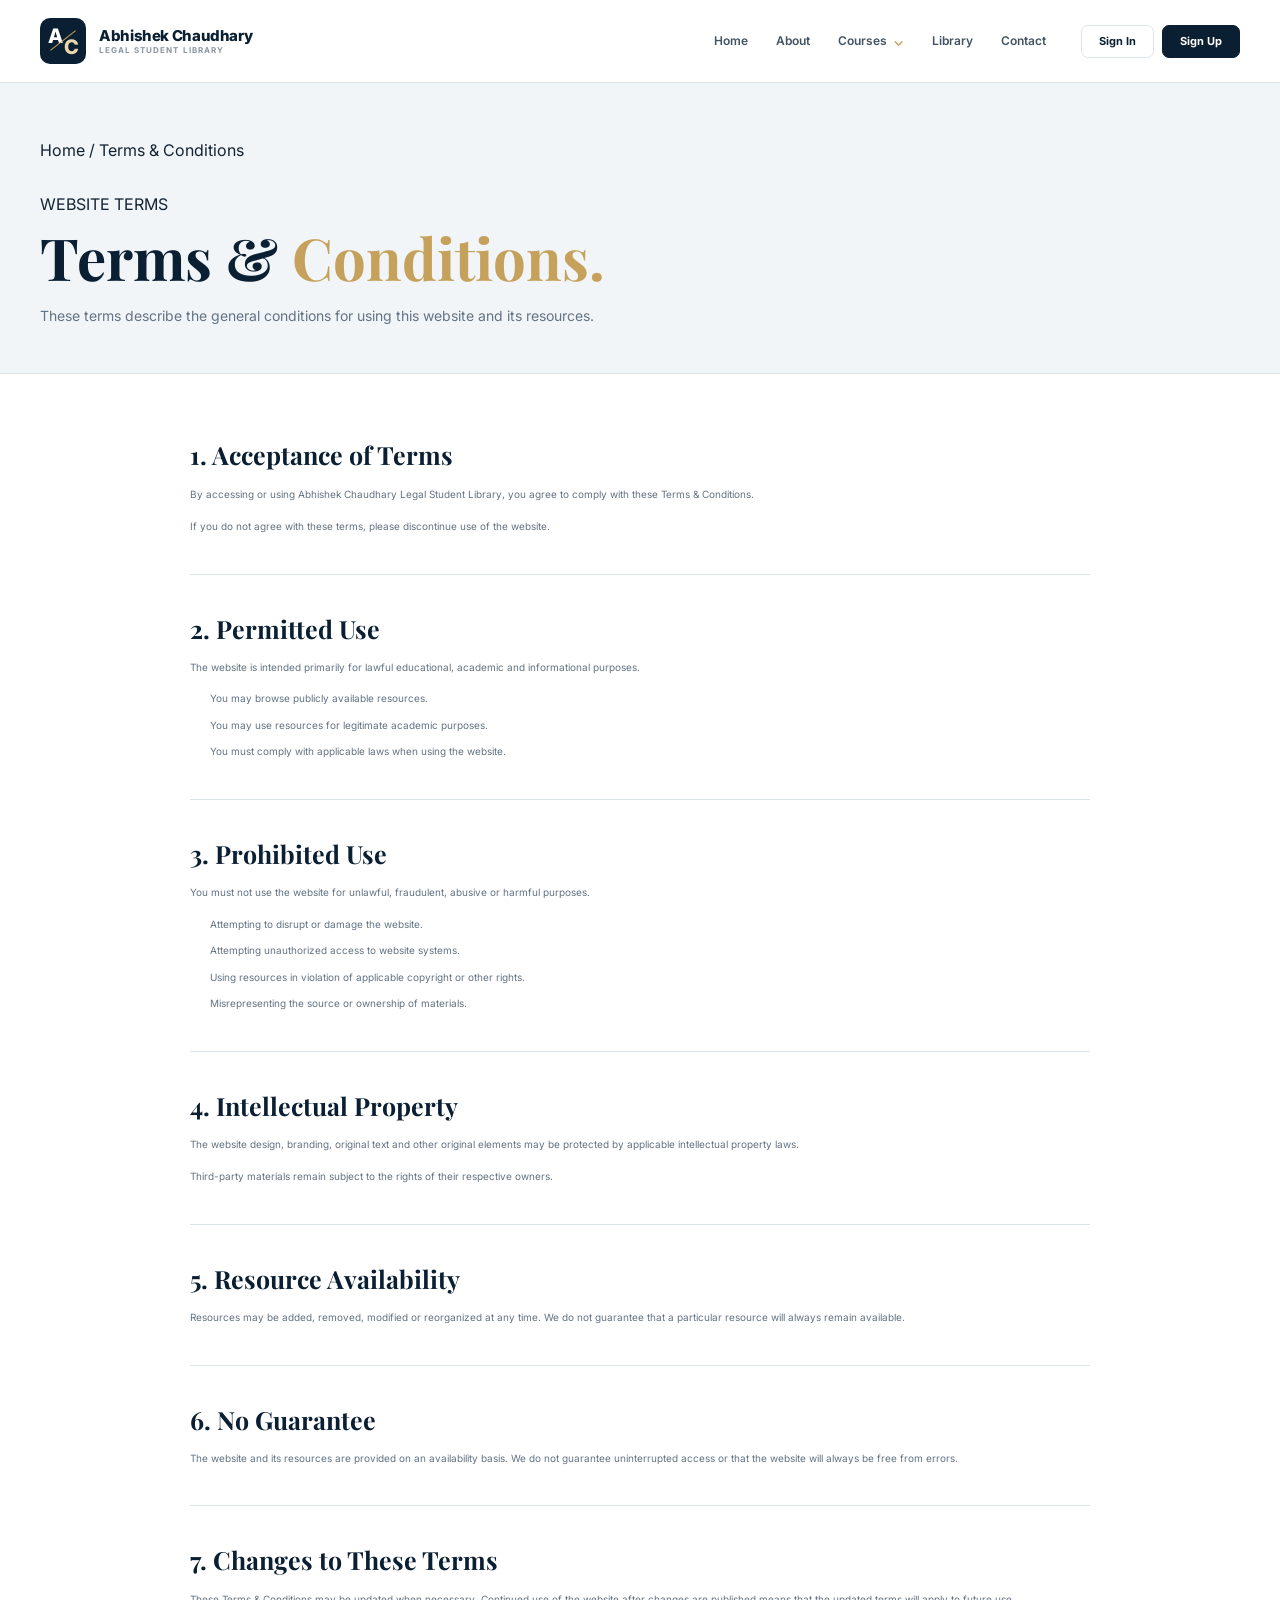
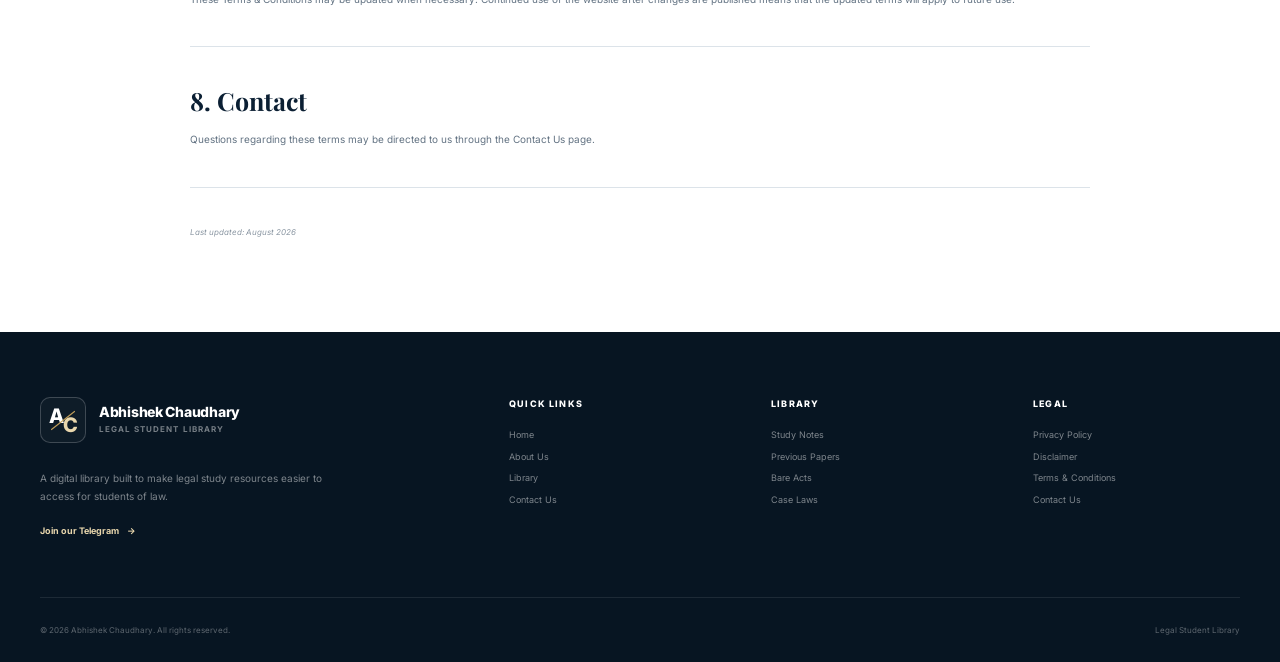
<file: terms-conditions.html>
<!DOCTYPE html>
<html lang="en">

<head>

    <meta charset="UTF-8">

    <meta
        name="viewport"
        content="width=device-width, initial-scale=1.0"
    >

    <meta
        name="description"
        content="Terms and Conditions for Abhishek Chaudhary Legal Student Library."
    >

    <title>
        Terms & Conditions | Abhishek Chaudhary Legal Student Library
    </title>


    <link
        rel="preconnect"
        href="https://fonts.googleapis.com"
    >

    <link
        rel="preconnect"
        href="https://fonts.gstatic.com"
        crossorigin
    >

    <link
        href="https://fonts.googleapis.com/css2?family=Inter:wght@400;500;600;700;800&family=Playfair+Display:wght@600;700&display=swap"
        rel="stylesheet"
    >


    <link
        rel="stylesheet"
        href="css/style.css"
    >

    <link
        rel="stylesheet"
        href="css/legal-pages.css"
    >

</head>


<body>


    <div id="site-header"></div>


    <main>


        <section class="legal-hero">

            <div class="container">

                <div class="breadcrumb">

                    <a href="index.html">
                        Home
                    </a>

                    <span>/</span>

                    <span>
                        Terms & Conditions
                    </span>

                </div>


                <div class="legal-hero-content">

                    <span class="section-label">
                        WEBSITE TERMS
                    </span>


                    <h1>
                        Terms &
                        <span>Conditions.</span>
                    </h1>


                    <p>
                        These terms describe the general conditions
                        for using this website and its resources.
                    </p>

                </div>

            </div>

        </section>



        <section class="legal-content">

            <div class="container">

                <div class="legal-content-inner">


                    <div class="legal-section">

                        <h2>
                            1. Acceptance of Terms
                        </h2>


                        <p>
                            By accessing or using Abhishek Chaudhary
                            Legal Student Library, you agree to comply
                            with these Terms & Conditions.
                        </p>


                        <p>
                            If you do not agree with these terms,
                            please discontinue use of the website.
                        </p>

                    </div>



                    <div class="legal-section">

                        <h2>
                            2. Permitted Use
                        </h2>


                        <p>
                            The website is intended primarily for
                            lawful educational, academic and
                            informational purposes.
                        </p>


                        <ul>

                            <li>
                                You may browse publicly available resources.
                            </li>

                            <li>
                                You may use resources for legitimate academic purposes.
                            </li>

                            <li>
                                You must comply with applicable laws when using the website.
                            </li>

                        </ul>

                    </div>



                    <div class="legal-section">

                        <h2>
                            3. Prohibited Use
                        </h2>


                        <p>
                            You must not use the website for unlawful,
                            fraudulent, abusive or harmful purposes.
                        </p>


                        <ul>

                            <li>
                                Attempting to disrupt or damage the website.
                            </li>

                            <li>
                                Attempting unauthorized access to website systems.
                            </li>

                            <li>
                                Using resources in violation of applicable copyright or other rights.
                            </li>

                            <li>
                                Misrepresenting the source or ownership of materials.
                            </li>

                        </ul>

                    </div>



                    <div class="legal-section">

                        <h2>
                            4. Intellectual Property
                        </h2>


                        <p>
                            The website design, branding, original
                            text and other original elements may be
                            protected by applicable intellectual
                            property laws.
                        </p>


                        <p>
                            Third-party materials remain subject to
                            the rights of their respective owners.
                        </p>

                    </div>



                    <div class="legal-section">

                        <h2>
                            5. Resource Availability
                        </h2>


                        <p>
                            Resources may be added, removed,
                            modified or reorganized at any time.
                            We do not guarantee that a particular
                            resource will always remain available.
                        </p>

                    </div>



                    <div class="legal-section">

                        <h2>
                            6. No Guarantee
                        </h2>


                        <p>
                            The website and its resources are provided
                            on an availability basis. We do not
                            guarantee uninterrupted access or that the
                            website will always be free from errors.
                        </p>

                    </div>



                    <div class="legal-section">

                        <h2>
                            7. Changes to These Terms
                        </h2>


                        <p>
                            These Terms & Conditions may be updated
                            when necessary. Continued use of the
                            website after changes are published means
                            that the updated terms will apply to
                            future use.
                        </p>

                    </div>



                    <div class="legal-section">

                        <h2>
                            8. Contact
                        </h2>


                        <p>
                            Questions regarding these terms may be
                            directed to us through the Contact Us page.
                        </p>

                    </div>



                    <p class="legal-updated">
                        Last updated: August 2026
                    </p>


                </div>

            </div>

        </section>

    </main>


    <div id="site-footer"></div>


    <script src="js/components.js"></script>

    <script src="js/main.js"></script>


</body>

</html>
</file>
<file: css/style.css>
/* =========================================================
   ABHISHEK CHAUDHARY
   LEGAL STUDENT LIBRARY

   COMMON WEBSITE CSS

   Contains:
   - Global variables
   - Reset
   - Container
   - Header
   - Brand / AC Logo
   - Navigation
   - Courses dropdown
   - Authentication buttons
   - Mobile navigation
   - Footer
   - Common responsive styles
========================================================= */


/* =========================================================
   01. DESIGN VARIABLES
========================================================= */

:root {

    --navy-950: #071522;
    --navy-900: #0b1f33;
    --navy-800: #102c46;
    --navy-700: #163e63;

    --gold: #c5a15b;
    --gold-light: #e9d7ad;

    --white: #ffffff;

    --off-white: #f8fafc;
    --surface: #f1f5f8;
    --surface-dark: #e8edf2;

    --text: #142332;
    --text-light: #637383;
    --text-muted: #8995a1;

    --border: #dce3e9;
    --border-dark: #c7d1da;

    --shadow-small:
        0 5px 18px rgba(7, 21, 34, 0.06);

    --shadow-medium:
        0 15px 45px rgba(7, 21, 34, 0.10);

    --shadow-large:
        0 25px 70px rgba(7, 21, 34, 0.15);

    --radius-small: 8px;
    --radius-medium: 14px;
    --radius-large: 22px;

    --container-width: 1200px;

    --transition-fast: 0.2s ease;
    --transition: 0.3s ease;
}


/* =========================================================
   02. GLOBAL RESET
========================================================= */

*,
*::before,
*::after {
    box-sizing: border-box;
}


html {
    scroll-behavior: smooth;

    scroll-padding-top: 100px;
}


body {
    margin: 0;

    font-family:
        "Inter",
        sans-serif;

    color: var(--text);

    background:
        var(--white);

    line-height: 1.6;

    overflow-x: hidden;

    -webkit-font-smoothing: antialiased;

    text-rendering: optimizeLegibility;
}


img {
    display: block;

    max-width: 100%;
}


a {
    color: inherit;

    text-decoration: none;
}


button,
input,
textarea,
select {
    font: inherit;
}


button {
    cursor: pointer;
}


ul,
ol {
    margin: 0;

    padding: 0;

    list-style: none;
}


h1,
h2,
h3,
h4,
h5,
h6,
p {
    margin-top: 0;
}


/* =========================================================
   03. COMMON CONTAINER
========================================================= */

.container {

    width:
        min(
            calc(100% - 64px),
            var(--container-width)
        );

    margin-left: auto;

    margin-right: auto;
}


/* =========================================================
   04. HEADER
========================================================= */

.site-header {

    position: sticky;

    top: 0;

    z-index: 1000;

    width: 100%;

    background:
        rgba(255, 255, 255, 0.96);

    border-bottom:
        1px solid var(--border);

    backdrop-filter:
        blur(16px);

    -webkit-backdrop-filter:
        blur(16px);
}


.header-container {

    min-height: 82px;

    display: flex;

    align-items: center;

    justify-content: space-between;

    gap: 35px;
}


/* =========================================================
   05. BRAND
========================================================= */

.brand {

    display: inline-flex;

    align-items: center;

    gap: 13px;

    flex-shrink: 0;
}


.brand-logo {

    position: relative;

    width: 46px;

    height: 46px;

    overflow: hidden;

    display: block;

    flex-shrink: 0;

    border-radius: 10px;

    background:
        var(--navy-900);

    color:
        var(--white);
}


.logo-a,
.logo-c {

    position: absolute;

    font-size: 20px;

    font-weight: 800;

    line-height: 1;
}


.logo-a {

    top: 8px;

    left: 8px;
}


.logo-c {

    right: 7px;

    bottom: 7px;

    color:
        var(--gold-light);
}


.brand-logo::after {

    content: "";

    position: absolute;

    left: 7px;

    right: 7px;

    top: 22px;

    height: 1px;

    background:
        var(--gold);

    transform:
        rotate(-38deg);
}


.brand-text {

    display: flex;

    flex-direction: column;

    gap: 1px;
}


.brand-name {

    color:
        var(--navy-900);

    font-size: 15px;

    font-weight: 800;

    letter-spacing:
        -0.025em;

    line-height: 1.2;

    white-space: nowrap;
}


.brand-tagline {

    color:
        var(--text-muted);

    font-size: 8px;

    font-weight: 700;

    letter-spacing:
        0.13em;

    line-height: 1.2;

    text-transform: uppercase;

    white-space: nowrap;
}


/* =========================================================
   06. MAIN NAVIGATION
========================================================= */

.main-navigation {

    display: flex;

    align-items: center;

    gap: 28px;

    margin-left: auto;
}


.nav-link,
.dropdown-toggle {

    position: relative;

    display: inline-flex;

    align-items: center;

    gap: 6px;

    padding:
        30px 0;

    color:
        #435363;

    background:
        transparent;

    border:
        none;

    font-size: 12px;

    font-weight: 600;

    line-height: 1;

    transition:
        color var(--transition-fast);
}


.nav-link::after {

    content: "";

    position: absolute;

    left: 0;

    bottom: 20px;

    width: 0;

    height: 2px;

    background:
        var(--gold);

    transition:
        width var(--transition);
}


.nav-link:hover,
.nav-link.active {

    color:
        var(--navy-900);
}


.nav-link:hover::after,
.nav-link.active::after {

    width: 100%;
}


/* =========================================================
   07. COURSES DROPDOWN
========================================================= */

.dropdown {

    position: relative;
}


.dropdown-toggle {

    cursor: pointer;
}


.dropdown-arrow {

    color:
        var(--gold);

    font-size: 14px;

    line-height: 1;

    transition:
        transform var(--transition);
}


.dropdown:hover .dropdown-arrow {

    transform:
        rotate(180deg);
}


/* Dropdown panel */

.dropdown-menu {

    position: absolute;

    top:
        calc(100% - 5px);

    left: 50%;

    transform:
        translateX(-50%)
        translateY(12px);

    width: 490px;

    display: grid;

    grid-template-columns:
        1fr 1fr;

    padding: 14px;

    background:
        var(--white);

    border:
        1px solid var(--border);

    border-radius:
        var(--radius-medium);

    box-shadow:
        var(--shadow-large);

    opacity: 0;

    visibility: hidden;

    pointer-events: none;

    transition:
        opacity var(--transition),
        visibility var(--transition),
        transform var(--transition);
}


.dropdown:hover .dropdown-menu {

    opacity: 1;

    visibility: visible;

    pointer-events: auto;

    transform:
        translateX(-50%)
        translateY(0);
}


/* Dropdown columns */

.dropdown-column {

    padding: 16px;

    display: flex;

    flex-direction: column;

    gap: 3px;
}


.dropdown-column + .dropdown-column {

    border-left:
        1px solid var(--border);
}


/* Dropdown heading */

.dropdown-heading {

    display: flex;

    flex-direction: column;

    gap: 2px;

    margin-bottom: 10px;

    padding-bottom: 12px;

    border-bottom:
        1px solid var(--border);
}


.course-label {

    color:
        var(--navy-900);

    font-size: 19px;

    font-weight: 800;

    line-height: 1.1;
}


.course-description {

    color:
        var(--text-muted);

    font-size: 9px;

    font-weight: 600;

    letter-spacing:
        0.1em;

    text-transform: uppercase;
}


/* Dropdown links */

.dropdown-column > a {

    padding:
        8px 10px;

    color:
        var(--text-light);

    border-radius: 7px;

    font-size: 11px;

    font-weight: 600;

    transition:
        color var(--transition-fast),
        background var(--transition-fast),
        padding-left var(--transition-fast);
}


.dropdown-column > a:hover {

    padding-left: 15px;

    color:
        var(--navy-900);

    background:
        var(--surface);
}


/* =========================================================
   08. HEADER AUTH BUTTONS
========================================================= */

.header-actions {

    display: flex;

    align-items: center;

    gap: 8px;

    flex-shrink: 0;
}


.signin-button,
.signup-button {

    padding:
        10px 17px;

    border-radius: 7px;

    font-size: 11px;

    font-weight: 700;

    line-height: 1;

    transition:
        transform var(--transition-fast),
        background var(--transition-fast),
        border-color var(--transition-fast),
        color var(--transition-fast);
}


.signin-button {

    color:
        var(--navy-900);

    background:
        transparent;

    border:
        1px solid var(--border);
}


.signin-button:hover {

    border-color:
        var(--navy-700);

    transform:
        translateY(-1px);
}


.signup-button {

    color:
        var(--white);

    background:
        var(--navy-900);

    border:
        1px solid var(--navy-900);
}


.signup-button:hover {

    background:
        var(--navy-700);

    border-color:
        var(--navy-700);

    transform:
        translateY(-1px);
}


/* =========================================================
   09. MOBILE MENU BUTTON
========================================================= */

.mobile-menu-button {

    display: none;

    width: 42px;

    height: 42px;

    padding: 9px;

    background:
        var(--surface);

    border:
        1px solid var(--border);

    border-radius: 8px;
}


.mobile-menu-button span {

    display: block;

    width: 100%;

    height: 2px;

    margin:
        5px 0;

    background:
        var(--navy-900);

    transition:
        transform var(--transition-fast);
}


/* =========================================================
   10. FOOTER
========================================================= */

.site-footer {

    background:
        var(--navy-950);

    color:
        var(--white);
}


.footer-main {

    display: grid;

    grid-template-columns:
        2fr 1fr 1fr 1fr;

    gap: 55px;

    padding:
        65px 0
        55px;
}


/* =========================================================
   11. FOOTER BRAND
========================================================= */

.footer-logo {

    display: inline-flex;

    align-items: center;

    gap: 13px;
}


.footer-logo-mark {

    background:
        rgba(255, 255, 255, 0.03);

    border:
        1px solid
        rgba(255, 255, 255, 0.20);
}


.footer-brand-name {

    display: flex;

    flex-direction: column;

    gap: 2px;
}


.footer-brand-name strong {

    color:
        var(--white);

    font-size: 14px;

    font-weight: 800;

    line-height: 1.2;

    letter-spacing:
        -0.02em;
}


.footer-brand-name span {

    color:
        rgba(255, 255, 255, 0.45);

    font-size: 8px;

    font-weight: 700;

    letter-spacing:
        0.13em;

    text-transform: uppercase;
}


.footer-brand > p {

    max-width: 300px;

    margin:
        19px 0 0;

    color:
        rgba(255, 255, 255, 0.48);

    font-size: 10px;

    line-height: 1.8;
}


/* =========================================================
   12. FOOTER TELEGRAM
========================================================= */

.footer-telegram-link {

    display: inline-flex;

    align-items: center;

    gap: 8px;

    margin-top: 19px;

    color:
        var(--gold-light);

    font-size: 9px;

    font-weight: 700;

    transition:
        gap var(--transition-fast),
        color var(--transition-fast);
}


.footer-telegram-link:hover {

    gap: 11px;

    color:
        var(--white);
}


/* =========================================================
   13. FOOTER COLUMNS
========================================================= */

.footer-column {

    display: flex;

    flex-direction: column;

    align-items: flex-start;

    gap: 9px;
}


.footer-column h3 {

    margin:
        0 0 9px;

    color:
        var(--white);

    font-size: 9px;

    font-weight: 800;

    letter-spacing:
        0.13em;

    text-transform: uppercase;
}


.footer-column a {

    color:
        rgba(255, 255, 255, 0.48);

    font-size: 9px;

    line-height: 1.4;

    transition:
        color var(--transition-fast),
        padding-left var(--transition-fast);
}


.footer-column a:hover {

    padding-left: 4px;

    color:
        var(--gold-light);
}


/* =========================================================
   14. FOOTER BOTTOM
========================================================= */

.footer-bottom {

    min-height: 65px;

    display: flex;

    align-items: center;

    justify-content: space-between;

    gap: 20px;

    border-top:
        1px solid
        rgba(255, 255, 255, 0.09);
}


.footer-bottom p {

    margin: 0;

    color:
        rgba(255, 255, 255, 0.35);

    font-size: 8px;

    line-height: 1.5;
}


/* =========================================================
   15. TABLET
========================================================= */

@media (max-width: 1100px) {

    .container {

        width:
            min(
                calc(100% - 48px),
                var(--container-width)
            );
    }


    .main-navigation {

        gap: 18px;
    }


    .footer-main {

        gap: 35px;
    }

}


/* =========================================================
   16. MOBILE NAVIGATION
========================================================= */

@media (max-width: 900px) {

    .header-container {

        min-height: 74px;
    }


    .main-navigation {

        display: none;

        position: absolute;

        top: 74px;

        left: 15px;

        right: 15px;

        flex-direction: column;

        align-items: stretch;

        gap: 0;

        padding: 14px;

        background:
            var(--white);

        border:
            1px solid var(--border);

        border-radius:
            12px;

        box-shadow:
            var(--shadow-large);
    }


    .main-navigation.mobile-active {

        display: flex;
    }


    .nav-link,
    .dropdown-toggle {

        width: 100%;

        justify-content: space-between;

        padding:
            12px;

        border-radius: 7px;
    }


    .nav-link::after {

        display: none;
    }


    .nav-link:hover {

        background:
            var(--surface);
    }


    /* Mobile courses dropdown */

    .dropdown-menu {

        position: static;

        width: 100%;

        display: none;

        grid-template-columns: 1fr;

        padding: 5px 0;

        border: none;

        border-radius: 0;

        box-shadow: none;

        opacity: 1;

        visibility: visible;

        transform: none;

        pointer-events: auto;
    }


    .dropdown.mobile-open .dropdown-menu {

        display: grid;
    }


    .dropdown-column {

        padding:
            10px 8px;
    }


    .dropdown-column + .dropdown-column {

        border-left: none;

        border-top:
            1px solid var(--border);
    }


    /* Header actions */

    .header-actions {

        display: none;
    }


    /* Mobile menu button */

    .mobile-menu-button {

        display: block;
    }


    /* Footer */

    .footer-main {

        grid-template-columns:
            2fr 1fr 1fr;
    }

}


/* =========================================================
   17. MOBILE
========================================================= */

@media (max-width: 600px) {

    .container {

        width:
            calc(100% - 30px);
    }


    .brand-logo {

        width: 42px;

        height: 42px;
    }


    .logo-a,
    .logo-c {

        font-size: 18px;
    }


    .brand-name {

        font-size: 13px;
    }


    .brand-tagline {

        font-size: 7px;
    }


    .footer-main {

        grid-template-columns:
            1fr 1fr;

        gap:
            40px 25px;

        padding:
            55px 0
            40px;
    }


    .footer-brand {

        grid-column:
            1 / -1;
    }


    .footer-bottom {

        min-height: auto;

        padding:
            18px 0;

        flex-direction: column;

        align-items: flex-start;

        gap: 5px;
    }

}


/* =========================================================
   18. SMALL MOBILE
========================================================= */

@media (max-width: 380px) {

    .brand-text {

        max-width: 155px;
    }


    .brand-name {

        font-size: 12px;
    }


    .brand-tagline {

        font-size: 6px;
    }

}
</file>
<file: css/legal-pages.css>
/* =========================================================
   ABHISHEK CHAUDHARY
   LEGAL STUDENT LIBRARY

   LEGAL / INFORMATION PAGES
========================================================= */


/* =========================================================
   PAGE HERO
========================================================= */

.legal-hero {

    padding:
        55px 0 45px;

    background:
        var(--surface);

    border-bottom:
        1px solid var(--border);

}


.legal-hero .breadcrumb {

    margin-bottom:
        28px;

}


.legal-hero-content {

    max-width:
        760px;

}


.legal-hero-content h1 {

    margin:
        10px 0 15px;

    color:
        var(--navy-900);

    font-family:
        "Playfair Display",
        serif;

    font-size:
        clamp(36px, 5vw, 58px);

    line-height:
        1.05;

}


.legal-hero-content h1 span {

    color:
        var(--gold);

}


.legal-hero-content p {

    max-width:
        680px;

    margin:
        0;

    color:
        var(--text-light);

    font-size:
        14px;

    line-height:
        1.8;

}


/* =========================================================
   LEGAL CONTENT
========================================================= */

.legal-content {

    padding:
        65px 0 85px;

}


.legal-content-inner {

    max-width:
        900px;

    margin:
        0 auto;

}


/* =========================================================
   CONTENT SECTIONS
========================================================= */

.legal-section {

    padding:
        0 0 38px;

    margin-bottom:
        38px;

    border-bottom:
        1px solid var(--border);

}


.legal-section:last-child {

    margin-bottom:
        0;

    border-bottom:
        0;

}


.legal-section h2 {

    margin:
        0 0 14px;

    color:
        var(--navy-900);

    font-family:
        "Playfair Display",
        serif;

    font-size:
        25px;

    line-height:
        1.25;

}


.legal-section h3 {

    margin:
        25px 0 10px;

    color:
        var(--navy-900);

    font-size:
        15px;

    font-weight:
        800;

}


.legal-section p {

    margin:
        0 0 14px;

    color:
        var(--text-light);

    font-size:
        10px;

    line-height:
        1.85;

}


.legal-section p:last-child {

    margin-bottom:
        0;

}


/* =========================================================
   LISTS
========================================================= */

.legal-section ul {

    margin:
        14px 0 0;

    padding-left:
        20px;

}


.legal-section li {

    margin-bottom:
        9px;

    color:
        var(--text-light);

    font-size:
        10px;

    line-height:
        1.75;

}


.legal-section li:last-child {

    margin-bottom:
        0;

}


/* =========================================================
   HIGHLIGHT BOX
========================================================= */

.legal-notice {

    margin:
        25px 0;

    padding:
        20px 22px;

    background:
        var(--surface);

    border-left:
        3px solid var(--gold);

    border-radius:
        4px;

}


.legal-notice strong {

    display:
        block;

    margin-bottom:
        7px;

    color:
        var(--navy-900);

    font-size:
        10px;

    font-weight:
        800;

}


.legal-notice p {

    margin:
        0;

}


/* =========================================================
   CONTACT INFORMATION
========================================================= */

.contact-grid {

    display:
        grid;

    grid-template-columns:
        repeat(2, minmax(0, 1fr));

    gap:
        15px;

    margin-bottom:
        40px;

}


.contact-card {

    padding:
        25px;

    background:
        var(--white);

    border:
        1px solid var(--border);

    border-radius:
        var(--radius-medium);

    transition:
        transform var(--transition),
        box-shadow var(--transition),
        border-color var(--transition);

}


.contact-card:hover {

    transform:
        translateY(-3px);

    border-color:
        var(--border-dark);

    box-shadow:
        var(--shadow-medium);

}


.contact-card-label {

    display:
        block;

    margin-bottom:
        8px;

    color:
        var(--gold);

    font-size:
        7px;

    font-weight:
        800;

    letter-spacing:
        .12em;

    text-transform:
        uppercase;

}


.contact-card h3 {

    margin:
        0 0 8px;

    color:
        var(--navy-900);

    font-family:
        "Playfair Display",
        serif;

    font-size:
        19px;

}


.contact-card p {

    margin:
        0;

    color:
        var(--text-light);

    font-size:
        9px;

    line-height:
        1.7;

}


.contact-card a {

    color:
        var(--navy-900);

    font-weight:
        700;

    text-decoration:
        none;

}


.contact-card a:hover {

    color:
        var(--gold);

}


/* =========================================================
   CONTACT FORM
========================================================= */

.contact-form {

    padding:
        30px;

    background:
        var(--surface);

    border:
        1px solid var(--border);

    border-radius:
        var(--radius-medium);

}


.contact-form h2 {

    margin:
        0 0 8px;

    color:
        var(--navy-900);

    font-family:
        "Playfair Display",
        serif;

    font-size:
        26px;

}


.contact-form > p {

    margin:
        0 0 25px;

    color:
        var(--text-light);

    font-size:
        9px;

    line-height:
        1.7;

}


.form-group {

    margin-bottom:
        17px;

}


.form-group label {

    display:
        block;

    margin-bottom:
        7px;

    color:
        var(--navy-900);

    font-size:
        8px;

    font-weight:
        800;

}


.form-group input,
.form-group textarea {

    width:
        100%;

    padding:
        12px 13px;

    color:
        var(--navy-900);

    background:
        var(--white);

    border:
        1px solid var(--border);

    border-radius:
        6px;

    font-family:
        inherit;

    font-size:
        10px;

    outline:
        none;

    transition:
        border-color var(--transition-fast),
        box-shadow var(--transition-fast);

}


.form-group textarea {

    min-height:
        140px;

    resize:
        vertical;

}


.form-group input:focus,
.form-group textarea:focus {

    border-color:
        var(--gold);

    box-shadow:
        0 0 0 3px rgba(197, 161, 91, .10);

}


.contact-submit {

    display:
        inline-flex;

    align-items:
        center;

    justify-content:
        center;

    min-height:
        42px;

    padding:
        10px 20px;

    color:
        var(--white);

    background:
        var(--navy-900);

    border:
        1px solid var(--navy-900);

    border-radius:
        6px;

    font-size:
        8px;

    font-weight:
        800;

    cursor:
        pointer;

    transition:
        background var(--transition-fast),
        transform var(--transition-fast);

}


.contact-submit:hover {

    background:
        var(--navy-700);

    transform:
        translateY(-1px);

}


/* =========================================================
   LAST UPDATED
========================================================= */

.legal-updated {

    margin-top:
        35px;

    color:
        var(--text-muted);

    font-size:
        8px;

    font-style:
        italic;

}


/* =========================================================
   RESPONSIVE
========================================================= */

@media (max-width: 700px) {

    .legal-content {

        padding:
            45px 0 60px;

    }


    .contact-grid {

        grid-template-columns:
            1fr;

    }


    .contact-form {

        padding:
            22px;

    }


    .legal-section h2 {

        font-size:
            22px;

    }

}
</file>
<file: css/bare-acts.css>
/* =========================================================
   ABHISHEK CHAUDHARY
   LEGAL STUDENT LIBRARY

   BARE ACTS PAGE CSS
========================================================= */


/* =========================================================
   01. HERO
========================================================= */

.acts-hero {

    position: relative;

    overflow: hidden;

    padding:
        65px 0
        75px;

    background:
        linear-gradient(
            135deg,
            #f8fafc 0%,
            #edf3f7 100%
        );

    border-bottom:
        1px solid var(--border);
}


.acts-hero::before {

    content: "";

    position: absolute;

    width: 620px;

    height: 620px;

    right: -310px;

    top: -380px;

    border:
        1px solid
        rgba(197, 161, 91, 0.18);

    border-radius: 50%;
}


.acts-hero::after {

    content: "";

    position: absolute;

    width: 350px;

    height: 350px;

    left: -230px;

    bottom: -270px;

    border:
        1px solid
        rgba(22, 62, 99, 0.08);

    border-radius: 50%;
}


.acts-hero .container {

    position: relative;

    z-index: 2;
}


/* =========================================================
   02. HERO CONTENT
========================================================= */

.acts-hero-content {

    max-width: 800px;
}


.acts-hero h1 {

    margin: 0;

    color:
        var(--navy-950);

    font-family:
        "Playfair Display",
        serif;

    font-size:
        clamp(48px, 5vw, 70px);

    line-height: 1.02;

    letter-spacing:
        -0.045em;
}


.acts-hero h1 span {

    color:
        var(--navy-700);
}


.acts-hero-content p {

    max-width: 650px;

    margin:
        22px 0 0;

    color:
        var(--text-light);

    font-size: 13px;

    line-height: 1.85;
}


/* =========================================================
   03. LIBRARY
========================================================= */

.acts-library {

    padding:
        80px 0
        105px;

    background:
        var(--white);
}


.acts-heading {

    display: flex;

    align-items: flex-end;

    justify-content: space-between;

    gap: 30px;

    margin-bottom: 30px;
}


.acts-heading h2 {

    margin: 0;

    color:
        var(--navy-900);

    font-family:
        "Playfair Display",
        serif;

    font-size: 34px;

    line-height: 1.1;
}


.acts-heading > p {

    margin: 0;

    color:
        var(--text-muted);

    font-size: 9px;

    font-weight: 600;
}


/* =========================================================
   04. CATEGORY TABS
========================================================= */

.act-category-tabs {

    display: grid;

    grid-template-columns:
        repeat(4, minmax(0, 1fr));

    gap: 10px;

    max-width: 1000px;

    margin-bottom: 55px;
}


.act-category-tab {

    display: flex;

    align-items: center;

    gap: 13px;

    min-height: 72px;

    padding:
        14px 16px;

    color:
        var(--text-light);

    background:
        var(--white);

    border:
        1px solid var(--border);

    border-radius:
        var(--radius-medium);

    text-align: left;

    transition:
        transform var(--transition),
        border-color var(--transition),
        box-shadow var(--transition),
        background var(--transition),
        color var(--transition);
}


.act-category-tab:hover {

    transform:
        translateY(-2px);

    border-color:
        var(--border-dark);

    box-shadow:
        var(--shadow-small);
}


.act-category-tab.active {

    color:
        var(--white);

    background:
        var(--navy-900);

    border-color:
        var(--navy-900);
}


.act-category-tab strong {

    display: grid;

    place-items: center;

    width: 42px;

    height: 42px;

    flex-shrink: 0;

    color:
        var(--navy-900);

    background:
        var(--surface);

    border-radius: 8px;

    font-size: 9px;

    font-weight: 800;
}


.act-category-tab.active strong {

    background:
        var(--gold-light);
}


.act-category-tab span {

    font-size: 8px;

    font-weight: 700;

    line-height: 1.4;
}


/* =========================================================
   05. CATEGORY SECTION
========================================================= */

.act-category-section {

    display: none;
}


.act-category-section.active {

    display: block;
}


.act-category-section[hidden] {

    display: none;
}


/* =========================================================
   06. SECTION HEADING
========================================================= */

.act-section-heading {

    display: flex;

    align-items: flex-end;

    justify-content: space-between;

    gap: 30px;

    margin-bottom: 25px;
}


.act-section-heading h3 {

    margin: 0;

    color:
        var(--navy-900);

    font-family:
        "Playfair Display",
        serif;

    font-size: 27px;

    line-height: 1.1;
}


/* =========================================================
   07. EMPTY STATE
========================================================= */

.act-empty-state {

    position: relative;

    overflow: hidden;

    min-height: 280px;

    display: flex;

    flex-direction: column;

    align-items: center;

    justify-content: center;

    padding: 40px;

    background:
        var(--surface);

    border:
        1px solid var(--border);

    border-radius:
        var(--radius-medium);

    text-align: center;
}


.act-empty-state::before {

    content: "";

    position: absolute;

    width: 300px;

    height: 300px;

    right: -150px;

    top: -150px;

    border:
        1px solid
        rgba(197, 161, 91, 0.18);

    border-radius: 50%;
}


.act-empty-state > span {

    position: relative;

    z-index: 2;

    display: grid;

    place-items: center;

    width: 58px;

    height: 58px;

    margin-bottom: 17px;

    color:
        var(--navy-900);

    background:
        var(--white);

    border:
        1px solid var(--border);

    border-radius: 10px;

    font-size: 9px;

    font-weight: 800;
}


.act-empty-state h4 {

    position: relative;

    z-index: 2;

    margin:
        0 0 8px;

    color:
        var(--navy-900);

    font-family:
        "Playfair Display",
        serif;

    font-size: 22px;
}


.act-empty-state p {

    position: relative;

    z-index: 2;

    max-width: 440px;

    margin: 0;

    color:
        var(--text-light);

    font-size: 9px;

    line-height: 1.7;
}


/* =========================================================
   08. INFORMATION
========================================================= */

.acts-info {

    padding:
        90px 0;

    background:
        var(--surface);
}


.acts-info-box {

    position: relative;

    overflow: hidden;

    min-height: 280px;

    display: flex;

    align-items: center;

    justify-content: space-between;

    gap: 50px;

    padding:
        50px 60px;

    background:
        var(--navy-900);

    border-radius:
        var(--radius-large);

    box-shadow:
        var(--shadow-medium);
}


.acts-info-box::before {

    content: "";

    position: absolute;

    width: 430px;

    height: 430px;

    right: -220px;

    top: -220px;

    border:
        1px solid
        rgba(197, 161, 91, 0.22);

    border-radius: 50%;
}


.acts-info-box > div:first-child {

    position: relative;

    z-index: 2;

    max-width: 650px;
}


.acts-info-box h2 {

    margin: 0;

    color:
        var(--white);

    font-family:
        "Playfair Display",
        serif;

    font-size:
        clamp(32px, 4vw, 45px);

    line-height: 1.1;
}


.acts-info-box p {

    max-width: 560px;

    margin:
        17px 0 0;

    color:
        rgba(255, 255, 255, 0.56);

    font-size: 10px;

    line-height: 1.8;
}


/* =========================================================
   09. MARK
========================================================= */

.acts-info-mark {

    position: relative;

    z-index: 2;

    width: 150px;

    height: 150px;

    flex-shrink: 0;

    display: grid;

    place-items: center;

    color:
        var(--gold-light);

    background:
        rgba(255, 255, 255, 0.04);

    border:
        1px solid
        rgba(255, 255, 255, 0.10);

    border-radius: 50%;

    font-size: 9px;

    font-weight: 800;

    letter-spacing:
        0.12em;
}


/* =========================================================
   10. TABLET
========================================================= */

@media (max-width: 1000px) {

    .act-category-tabs {

        grid-template-columns:
            repeat(2, minmax(0, 1fr));
    }

}


/* =========================================================
   11. MOBILE
========================================================= */

@media (max-width: 900px) {

    .acts-info-box {

        align-items:
            flex-start;

        flex-direction:
            column;
    }

}


@media (max-width: 600px) {

    .acts-hero {

        padding:
            50px 0
            60px;
    }


    .acts-hero h1 {

        font-size: 44px;
    }


    .acts-hero-content p {

        font-size: 11px;
    }


    .acts-library {

        padding:
            60px 0
            75px;
    }


    .acts-heading {

        align-items:
            flex-start;

        flex-direction:
            column;

        gap: 12px;
    }


    .acts-heading h2 {

        font-size: 29px;
    }


    .act-category-tabs {

        grid-template-columns:
            1fr;
    }


    .acts-info-box {

        padding:
            40px 25px;
    }

}

/* =========================================================
   BARE ACTS RESOURCE SYSTEM
========================================================= */


/* =========================================================
   RESOURCE AREA
========================================================= */

.acts-resource-area {

    margin-top: 30px;

}


/* =========================================================
   RESOURCE HEADER
========================================================= */

.acts-resource-header {

    display: flex;

    align-items: flex-end;

    justify-content: space-between;

    gap: 20px;

    margin-bottom: 20px;

}


.acts-resource-header h4 {

    margin: 0;

    color: var(--navy-900);

    font-family:
        "Playfair Display",
        serif;

    font-size: 23px;

}


/* =========================================================
   RESOURCE GRID
========================================================= */

.acts-resource-grid {

    display: grid;

    grid-template-columns:
        repeat(2, minmax(0, 1fr));

    gap: 12px;

}


/* =========================================================
   RESOURCE CARD
========================================================= */

.acts-resource-card {

    display: flex;

    align-items: center;

    gap: 18px;

    min-height: 125px;

    padding: 20px;

    background:
        var(--white);

    border:
        1px solid var(--border);

    border-radius:
        var(--radius-medium);

    transition:
        transform var(--transition),
        box-shadow var(--transition),
        border-color var(--transition);

}


.acts-resource-card:hover {

    transform:
        translateY(-4px);

    border-color:
        var(--border-dark);

    box-shadow:
        var(--shadow-medium);

}


/* =========================================================
   PDF ICON
========================================================= */

.acts-resource-icon {

    display: grid;

    place-items: center;

    width: 48px;

    height: 58px;

    flex-shrink: 0;

    color:
        var(--navy-900);

    background:
        var(--surface);

    border:
        1px solid var(--border);

    border-radius: 8px;

    font-size: 8px;

    font-weight: 800;

}


/* =========================================================
   CONTENT
========================================================= */

.acts-resource-content {

    min-width: 0;

    flex: 1;

}


.acts-resource-type {

    display: block;

    margin-bottom: 5px;

    color:
        var(--gold);

    font-size: 7px;

    font-weight: 800;

    letter-spacing: .12em;

    text-transform: uppercase;

}


.acts-resource-title {

    margin:
        0 0 6px;

    color:
        var(--navy-900);

    font-family:
        "Playfair Display",
        serif;

    font-size: 17px;

    line-height: 1.2;

}


.acts-resource-description {

    margin: 0;

    color:
        var(--text-light);

    font-size: 8px;

    line-height: 1.6;

}


/* =========================================================
   ACTIONS
========================================================= */

.acts-resource-actions {

    display: flex;

    flex-direction: column;

    gap: 7px;

    flex-shrink: 0;

}


.acts-resource-action {

    display: inline-flex;

    align-items: center;

    justify-content: center;

    min-width: 72px;

    min-height: 30px;

    padding:
        7px 10px;

    color:
        var(--navy-900);

    background:
        var(--surface);

    border:
        1px solid var(--border);

    border-radius: 6px;

    font-size: 7px;

    font-weight: 800;

    text-decoration: none;

    transition:
        background var(--transition-fast),
        color var(--transition-fast),
        border-color var(--transition-fast),
        transform var(--transition-fast);

}


.acts-resource-action:hover {

    color:
        var(--white);

    background:
        var(--navy-900);

    border-color:
        var(--navy-900);

    transform:
        translateY(-1px);

}


.acts-resource-action.download {

    background:
        var(--gold-light);

    border-color:
        rgba(197,161,91,.35);

}


.acts-resource-action.download:hover {

    color:
        var(--navy-900);

    background:
        var(--gold);

    border-color:
        var(--gold);

}


/* =========================================================
   EMPTY STATE
========================================================= */

.acts-resource-empty {

    padding:
        35px 25px;

    text-align: center;

    background:
        var(--surface);

    border:
        1px dashed var(--border);

    border-radius:
        var(--radius-medium);

}


.acts-resource-empty strong {

    display: block;

    margin-bottom: 7px;

    color:
        var(--navy-900);

    font-family:
        "Playfair Display",
        serif;

    font-size: 18px;

}


.acts-resource-empty p {

    max-width: 450px;

    margin:
        0 auto;

    color:
        var(--text-muted);

    font-size: 8px;

    line-height: 1.6;

}


/* =========================================================
   RESPONSIVE
========================================================= */

@media (max-width: 800px) {

    .acts-resource-grid {

        grid-template-columns:
            1fr;

    }

}


@media (max-width: 600px) {

    .acts-resource-card {

        align-items:
            flex-start;

        flex-direction:
            column;

    }


    .acts-resource-actions {

        width: 100%;

        flex-direction:
            row;

    }


    .acts-resource-action {

        flex: 1;

    }

}
</file>
<file: css/case-laws.css>
/* =========================================================
   CASE LAWS PAGE CSS
========================================================= */


/* =========================================================
   01. HERO
========================================================= */

.cases-hero {

    position: relative;

    overflow: hidden;

    padding:
        65px 0
        75px;

    background:
        linear-gradient(
            135deg,
            #f8fafc 0%,
            #edf3f7 100%
        );

    border-bottom:
        1px solid var(--border);
}


.cases-hero::before {

    content: "";

    position: absolute;

    width: 620px;

    height: 620px;

    right: -310px;

    top: -380px;

    border:
        1px solid
        rgba(197,161,91,.18);

    border-radius: 50%;
}


.cases-hero::after {

    content: "";

    position: absolute;

    width: 350px;

    height: 350px;

    left: -230px;

    bottom: -270px;

    border:
        1px solid
        rgba(22,62,99,.08);

    border-radius: 50%;
}


.cases-hero .container {

    position: relative;

    z-index: 2;
}


/* =========================================================
   02. HERO CONTENT
========================================================= */

.cases-hero-content {

    max-width: 800px;
}


.cases-hero h1 {

    margin: 0;

    color:
        var(--navy-950);

    font-family:
        "Playfair Display",
        serif;

    font-size:
        clamp(48px, 5vw, 70px);

    line-height: 1.02;

    letter-spacing:
        -0.045em;
}


.cases-hero h1 span {

    color:
        var(--navy-700);
}


.cases-hero-content p {

    max-width: 650px;

    margin:
        22px 0 0;

    color:
        var(--text-light);

    font-size: 13px;

    line-height: 1.85;
}


/* =========================================================
   03. LIBRARY
========================================================= */

.cases-library {

    padding:
        80px 0
        105px;

    background:
        var(--white);
}


.cases-heading {

    display: flex;

    align-items: flex-end;

    justify-content: space-between;

    gap: 30px;

    margin-bottom: 30px;
}


.cases-heading h2 {

    margin: 0;

    color:
        var(--navy-900);

    font-family:
        "Playfair Display",
        serif;

    font-size: 34px;

    line-height: 1.1;
}


.cases-heading > p {

    margin: 0;

    color:
        var(--text-muted);

    font-size: 9px;

    font-weight: 600;
}


/* =========================================================
   04. CATEGORY TABS
========================================================= */

.case-category-tabs {

    display: grid;

    grid-template-columns:
        repeat(3, minmax(0, 1fr));

    gap: 10px;

    max-width: 850px;

    margin-bottom: 55px;
}


.case-category-tab {

    display: flex;

    align-items: center;

    gap: 14px;

    min-height: 72px;

    padding:
        15px 18px;

    color:
        var(--text-light);

    background:
        var(--white);

    border:
        1px solid var(--border);

    border-radius:
        var(--radius-medium);

    text-align: left;

    transition:
        all var(--transition);
}


.case-category-tab:hover {

    transform:
        translateY(-2px);

    border-color:
        var(--border-dark);

    box-shadow:
        var(--shadow-small);
}


.case-category-tab.active {

    color:
        var(--white);

    background:
        var(--navy-900);

    border-color:
        var(--navy-900);
}


.case-category-tab strong {

    display: grid;

    place-items: center;

    width: 42px;

    height: 42px;

    flex-shrink: 0;

    color:
        var(--navy-900);

    background:
        var(--surface);

    border-radius: 8px;

    font-size: 10px;
}


.case-category-tab.active strong {

    background:
        var(--gold-light);
}


.case-category-tab span {

    font-size: 9px;

    font-weight: 700;
}


/* =========================================================
   05. CATEGORY SECTION
========================================================= */

.case-category-section {

    display: none;
}


.case-category-section.active {

    display: block;
}


.case-category-section[hidden] {

    display: none;
}


/* =========================================================
   06. SECTION HEADING
========================================================= */

.case-section-heading {

    display: flex;

    align-items: flex-end;

    justify-content: space-between;

    margin-bottom: 25px;
}


.case-section-heading h3 {

    margin: 0;

    color:
        var(--navy-900);

    font-family:
        "Playfair Display",
        serif;

    font-size: 27px;

    line-height: 1.1;
}


/* =========================================================
   07. EMPTY STATE
========================================================= */

.case-empty-state {

    position: relative;

    overflow: hidden;

    min-height: 280px;

    display: flex;

    flex-direction: column;

    align-items: center;

    justify-content: center;

    padding: 40px;

    text-align: center;

    background:
        var(--surface);

    border:
        1px solid var(--border);

    border-radius:
        var(--radius-medium);
}


.case-empty-state::before {

    content: "";

    position: absolute;

    width: 300px;

    height: 300px;

    right: -150px;

    top: -150px;

    border:
        1px solid
        rgba(197,161,91,.18);

    border-radius: 50%;
}


.case-empty-state > span {

    position: relative;

    z-index: 2;

    display: grid;

    place-items: center;

    width: 58px;

    height: 58px;

    margin-bottom: 17px;

    color:
        var(--navy-900);

    background:
        var(--white);

    border:
        1px solid var(--border);

    border-radius: 10px;

    font-size: 9px;

    font-weight: 800;
}


.case-empty-state h4 {

    position: relative;

    z-index: 2;

    margin:
        0 0 8px;

    color:
        var(--navy-900);

    font-family:
        "Playfair Display",
        serif;

    font-size: 22px;
}


.case-empty-state p {

    position: relative;

    z-index: 2;

    max-width: 430px;

    margin: 0;

    color:
        var(--text-light);

    font-size: 9px;

    line-height: 1.7;
}


/* =========================================================
   08. INFO SECTION
========================================================= */

.cases-info {

    padding:
        90px 0;

    background:
        var(--surface);
}


.cases-info-box {

    position: relative;

    overflow: hidden;

    min-height: 280px;

    display: flex;

    align-items: center;

    justify-content: space-between;

    gap: 50px;

    padding:
        50px 60px;

    background:
        var(--navy-900);

    border-radius:
        var(--radius-large);

    box-shadow:
        var(--shadow-medium);
}


.cases-info-box::before {

    content: "";

    position: absolute;

    width: 430px;

    height: 430px;

    right: -220px;

    top: -220px;

    border:
        1px solid
        rgba(197,161,91,.22);

    border-radius: 50%;
}


.cases-info-box > div:first-child {

    position: relative;

    z-index: 2;

    max-width: 650px;
}


.cases-info-box h2 {

    margin: 0;

    color:
        var(--white);

    font-family:
        "Playfair Display",
        serif;

    font-size:
        clamp(32px, 4vw, 45px);

    line-height: 1.1;
}


.cases-info-box p {

    max-width: 560px;

    margin:
        17px 0 0;

    color:
        rgba(255,255,255,.56);

    font-size: 10px;

    line-height: 1.8;
}


/* =========================================================
   09. CASE MARK
========================================================= */

.cases-info-mark {

    position: relative;

    z-index: 2;

    width: 150px;

    height: 150px;

    flex-shrink: 0;

    display: grid;

    place-items: center;

    color:
        var(--gold-light);

    background:
        rgba(255,255,255,.04);

    border:
        1px solid
        rgba(255,255,255,.10);

    border-radius: 50%;

    font-size: 9px;

    font-weight: 800;

    letter-spacing: .12em;
}


/* =========================================================
   10. RESPONSIVE
========================================================= */

@media (max-width: 800px) {

    .case-category-tabs {

        grid-template-columns:
            1fr;
    }


    .cases-info-box {

        align-items:
            flex-start;

        flex-direction:
            column;
    }

}


@media (max-width: 600px) {

    .cases-hero {

        padding:
            50px 0
            60px;
    }


    .cases-hero h1 {

        font-size: 44px;
    }


    .cases-hero-content p {

        font-size: 11px;
    }


    .cases-library {

        padding:
            60px 0
            75px;
    }


    .cases-heading {

        align-items:
            flex-start;

        flex-direction:
            column;

        gap: 12px;
    }


    .cases-heading h2 {

        font-size: 29px;
    }


    .cases-info-box {

        padding:
            40px 25px;
    }

}

/* =========================================================
   CASE LAWS RESOURCE SYSTEM
========================================================= */

.cases-resource-area {

    margin-top: 30px;

}


.case-section-heading {

    display: flex;

    align-items: flex-end;

    justify-content: space-between;

    gap: 20px;

    margin-bottom: 22px;

}


.case-section-heading h3 {

    margin: 0;

    color: var(--navy-900);

    font-family:
        "Playfair Display",
        serif;

    font-size: 25px;

    line-height: 1.15;

}


.cases-resource-grid {

    display: grid;

    grid-template-columns:
        repeat(2, minmax(0, 1fr));

    gap: 12px;

}


.cases-resource-card {

    display: flex;

    align-items: center;

    gap: 18px;

    min-height: 125px;

    padding: 20px;

    background: var(--white);

    border:
        1px solid var(--border);

    border-radius:
        var(--radius-medium);

    transition:
        transform var(--transition),
        box-shadow var(--transition),
        border-color var(--transition);

}


.cases-resource-card:hover {

    transform:
        translateY(-4px);

    border-color:
        var(--border-dark);

    box-shadow:
        var(--shadow-medium);

}


.cases-resource-icon {

    display: grid;

    place-items: center;

    width: 48px;

    height: 58px;

    flex-shrink: 0;

    color: var(--navy-900);

    background: var(--surface);

    border:
        1px solid var(--border);

    border-radius: 8px;

    font-size: 8px;

    font-weight: 800;

}


.cases-resource-content {

    min-width: 0;

    flex: 1;

}


.cases-resource-court {

    display: block;

    margin-bottom: 5px;

    color: var(--gold);

    font-size: 7px;

    font-weight: 800;

    letter-spacing: .12em;

    text-transform: uppercase;

}


.cases-resource-title {

    margin:
        0 0 6px;

    color: var(--navy-900);

    font-family:
        "Playfair Display",
        serif;

    font-size: 17px;

    line-height: 1.25;

}


.cases-resource-description {

    margin: 0;

    color: var(--text-light);

    font-size: 8px;

    line-height: 1.6;

}


.cases-resource-actions {

    display: flex;

    flex-direction: column;

    gap: 7px;

    flex-shrink: 0;

}


.cases-resource-action {

    display: inline-flex;

    align-items: center;

    justify-content: center;

    min-width: 72px;

    min-height: 30px;

    padding:
        7px 10px;

    color: var(--navy-900);

    background: var(--surface);

    border:
        1px solid var(--border);

    border-radius: 6px;

    font-size: 7px;

    font-weight: 800;

    text-decoration: none;

    transition:
        background var(--transition-fast),
        color var(--transition-fast),
        border-color var(--transition-fast),
        transform var(--transition-fast);

}


.cases-resource-action:hover {

    color: var(--white);

    background: var(--navy-900);

    border-color: var(--navy-900);

    transform:
        translateY(-1px);

}


.cases-resource-action.download {

    background: var(--gold-light);

    border-color:
        rgba(197,161,91,.35);

}


.cases-resource-action.download:hover {

    color: var(--navy-900);

    background: var(--gold);

    border-color: var(--gold);

}


.cases-resource-empty {

    padding:
        35px 25px;

    text-align: center;

    background: var(--surface);

    border:
        1px dashed var(--border);

    border-radius:
        var(--radius-medium);

}


.cases-resource-empty strong {

    display: block;

    margin-bottom: 7px;

    color: var(--navy-900);

    font-family:
        "Playfair Display",
        serif;

    font-size: 18px;

}


.cases-resource-empty p {

    max-width: 450px;

    margin: 0 auto;

    color: var(--text-muted);

    font-size: 8px;

    line-height: 1.6;

}


@media (max-width: 800px) {

    .cases-resource-grid {

        grid-template-columns: 1fr;

    }

}


@media (max-width: 600px) {

    .cases-resource-card {

        align-items: flex-start;

        flex-direction: column;

    }


    .cases-resource-actions {

        width: 100%;

        flex-direction: row;

    }


    .cases-resource-action {

        flex: 1;

    }

}
</file>
<file: css/library.css>
/* =========================================================
   ABHISHEK CHAUDHARY
   LEGAL STUDENT LIBRARY

   LIBRARY PAGE ONLY

   Common styles such as:
   Header
   Logo
   Navigation
   Footer
   Buttons
   Container

   are handled by style.css.
========================================================= */


/* =========================================================
   01. LIBRARY HERO
========================================================= */

.library-hero {

    position: relative;

    overflow: hidden;

    padding:
        65px 0
        75px;

    background:
        linear-gradient(
            135deg,
            #f8fafc 0%,
            #edf3f7 100%
        );

    border-bottom:
        1px solid var(--border);
}


.library-hero::before {

    content: "";

    position: absolute;

    width: 620px;

    height: 620px;

    right: -300px;

    top: -380px;

    border:
        1px solid
        rgba(197, 161, 91, 0.18);

    border-radius: 50%;
}


.library-hero::after {

    content: "";

    position: absolute;

    width: 350px;

    height: 350px;

    left: -230px;

    bottom: -270px;

    border:
        1px solid
        rgba(22, 62, 99, 0.08);

    border-radius: 50%;
}


.library-hero .container {

    position: relative;

    z-index: 2;
}


/* =========================================================
   02. BREADCRUMB
========================================================= */

.breadcrumb {

    display: flex;

    align-items: center;

    flex-wrap: wrap;

    gap: 9px;

    margin-bottom: 38px;

    color:
        var(--text-muted);

    font-size: 9px;

    font-weight: 600;
}


.breadcrumb a {

    color:
        var(--navy-700);

    transition:
        color var(--transition-fast);
}


.breadcrumb a:hover {

    color:
        var(--gold);
}


/* =========================================================
   03. LIBRARY HERO CONTENT
========================================================= */

.library-hero-content {

    max-width: 780px;
}


.library-hero h1 {

    margin: 0;

    color:
        var(--navy-950);

    font-family:
        "Playfair Display",
        serif;

    font-size:
        clamp(48px, 5vw, 70px);

    font-weight: 700;

    line-height: 1.02;

    letter-spacing:
        -0.045em;
}


.library-hero h1 span {

    color:
        var(--navy-700);
}


.library-hero-content p {

    max-width: 650px;

    margin:
        22px 0 0;

    color:
        var(--text-light);

    font-size: 13px;

    line-height: 1.85;
}


/* =========================================================
   04. RESOURCE LIBRARY
========================================================= */

.resource-library {

    padding:
        80px 0
        105px;

    background:
        var(--white);
}


/* =========================================================
   05. LIBRARY HEADING
========================================================= */

.library-heading {

    display: flex;

    align-items: flex-end;

    justify-content: space-between;

    gap: 30px;

    margin-bottom: 35px;
}


.library-heading h2 {

    margin: 0;

    color:
        var(--navy-900);

    font-family:
        "Playfair Display",
        serif;

    font-size: 34px;

    font-weight: 700;

    line-height: 1.1;

    letter-spacing:
        -0.035em;
}


.library-heading > p {

    margin: 0;

    color:
        var(--text-muted);

    font-size: 9px;

    font-weight: 600;
}


/* =========================================================
   06. RESOURCE GRID
========================================================= */

.resource-grid {

    display: grid;

    grid-template-columns:
        repeat(4, minmax(0, 1fr));

    gap: 15px;
}


/* =========================================================
   07. RESOURCE CARD
========================================================= */

.resource-card {

    position: relative;

    min-height: 390px;

    display: flex;

    flex-direction: column;

    overflow: hidden;

    background:
        var(--white);

    border:
        1px solid var(--border);

    border-radius:
        var(--radius-medium);

    transition:
        transform var(--transition),
        border-color var(--transition),
        box-shadow var(--transition);
}


.resource-card::before {

    content: "";

    position: absolute;

    width: 220px;

    height: 220px;

    right: -140px;

    bottom: -140px;

    border:
        1px solid
        rgba(197, 161, 91, 0.18);

    border-radius: 50%;

    transition:
        transform 0.5s ease;
}


.resource-card:hover {

    transform:
        translateY(-7px);

    border-color:
        var(--border-dark);

    box-shadow:
        var(--shadow-medium);
}


.resource-card:hover::before {

    transform:
        scale(1.5);
}


/* =========================================================
   08. RESOURCE CARD TOP
========================================================= */

.resource-card-top {

    position: relative;

    z-index: 2;

    display: flex;

    align-items: center;

    justify-content: space-between;

    gap: 15px;

    padding:
        21px 21px 0;
}


.resource-number {

    color:
        var(--text-muted);

    font-size: 9px;

    font-weight: 800;
}


.resource-label {

    color:
        var(--gold);

    font-size: 7px;

    font-weight: 800;

    letter-spacing:
        0.13em;

    text-transform: uppercase;

    text-align: right;
}


/* =========================================================
   09. RESOURCE ICON
========================================================= */

.resource-icon {

    position: relative;

    z-index: 2;

    width: 55px;

    height: 55px;

    display: grid;

    place-items: center;

    margin:
        25px 21px 0;

    color:
        var(--navy-700);

    background:
        var(--surface);

    border:
        1px solid var(--border);

    border-radius:
        10px;

    font-size: 8px;

    font-weight: 800;

    letter-spacing:
        0.08em;
}


/* =========================================================
   10. RESOURCE CONTENT
========================================================= */

.resource-content {

    position: relative;

    z-index: 2;

    padding:
        20px 21px;
}


.resource-content h3 {

    margin:
        0 0 10px;

    color:
        var(--navy-900);

    font-family:
        "Playfair Display",
        serif;

    font-size: 22px;

    font-weight: 700;

    line-height: 1.2;

    letter-spacing:
        -0.02em;
}


.resource-content p {

    margin: 0;

    color:
        var(--text-light);

    font-size: 9px;

    line-height: 1.8;
}


/* =========================================================
   11. RESOURCE TAGS
========================================================= */

.resource-tags {

    display: flex;

    flex-wrap: wrap;

    gap: 5px;

    margin-top: 17px;
}


.resource-tags span {

    padding:
        5px 7px;

    color:
        var(--text-muted);

    background:
        var(--surface);

    border-radius: 5px;

    font-size: 6px;

    font-weight: 700;

    letter-spacing:
        0.05em;

    text-transform: uppercase;
}


/* =========================================================
   12. RESOURCE CARD FOOTER
========================================================= */

.resource-card-footer {

    position: relative;

    z-index: 2;

    margin:
        auto 21px 0;

    padding:
        15px 0;

    border-top:
        1px solid var(--border);
}


.resource-link {

    display: inline-flex;

    align-items: center;

    gap: 8px;

    color:
        var(--navy-900);

    font-size: 9px;

    font-weight: 800;

    transition:
        color var(--transition-fast),
        gap var(--transition-fast);
}


.resource-link span {

    color:
        var(--gold);

    font-size: 15px;

    transition:
        transform var(--transition-fast);
}


.resource-link:hover {

    color:
        var(--navy-700);

    gap: 11px;
}


.resource-link:hover span {

    transform:
        translateX(3px);
}


/* =========================================================
   13. TELEGRAM SECTION
========================================================= */

.library-telegram {

    padding:
        90px 0;

    background:
        var(--surface);
}


.library-telegram-box {

    position: relative;

    overflow: hidden;

    min-height: 280px;

    display: flex;

    align-items: center;

    justify-content: space-between;

    gap: 50px;

    padding:
        50px 60px;

    background:
        var(--navy-900);

    border-radius:
        var(--radius-large);

    box-shadow:
        var(--shadow-medium);
}


.library-telegram-box::before {

    content: "";

    position: absolute;

    width: 430px;

    height: 430px;

    right: -220px;

    top: -220px;

    border:
        1px solid
        rgba(197, 161, 91, 0.22);

    border-radius: 50%;
}


.library-telegram-box::after {

    content: "";

    position: absolute;

    width: 230px;

    height: 230px;

    left: -170px;

    bottom: -150px;

    border:
        1px solid
        rgba(255, 255, 255, 0.07);

    border-radius: 50%;
}


.telegram-content {

    position: relative;

    z-index: 2;

    max-width: 650px;
}


.telegram-content h2 {

    margin: 0;

    color:
        var(--white);

    font-family:
        "Playfair Display",
        serif;

    font-size:
        clamp(34px, 4vw, 48px);

    font-weight: 700;

    line-height: 1.1;

    letter-spacing:
        -0.035em;
}


.telegram-content h2 span {

    color:
        var(--gold-light);
}


.telegram-content p {

    max-width: 560px;

    margin:
        17px 0 0;

    color:
        rgba(255, 255, 255, 0.58);

    font-size: 10px;

    line-height: 1.8;
}


/* =========================================================
   14. TELEGRAM BUTTON
========================================================= */

.library-telegram .telegram-button {

    position: relative;

    z-index: 2;

    flex-shrink: 0;

    display: inline-flex;

    align-items: center;

    justify-content: center;

    gap: 10px;

    min-width: 155px;

    min-height: 46px;

    padding:
        0 20px;

    color:
        var(--navy-900);

    background:
        var(--white);

    border-radius: 7px;

    font-size: 9px;

    font-weight: 800;

    transition:
        transform var(--transition),
        background var(--transition);
}


.library-telegram .telegram-button:hover {

    transform:
        translateY(-3px);

    background:
        var(--gold-light);
}


.library-telegram .telegram-button span {

    color:
        var(--gold);

    font-size: 14px;
}


/* =========================================================
   15. TABLET
========================================================= */

@media (max-width: 1100px) {

    .resource-grid {

        grid-template-columns:
            repeat(2, minmax(0, 1fr));
    }

}


/* =========================================================
   16. MOBILE
========================================================= */

@media (max-width: 900px) {

    .library-telegram-box {

        align-items:
            flex-start;

        flex-direction:
            column;
    }


    .library-telegram .telegram-button {

        width: 100%;
    }

}


/* =========================================================
   17. SMALL MOBILE
========================================================= */

@media (max-width: 600px) {

    .library-hero {

        padding:
            50px 0
            60px;
    }


    .library-hero h1 {

        font-size:
            44px;
    }


    .library-hero-content p {

        font-size: 11px;
    }


    .resource-library {

        padding:
            60px 0
            75px;
    }


    .library-heading {

        align-items:
            flex-start;

        flex-direction:
            column;

        gap: 12px;
    }


    .library-heading h2 {

        font-size: 29px;
    }


    .resource-grid {

        grid-template-columns:
            1fr;

        gap: 14px;
    }


    .resource-card {

        min-height:
            350px;
    }


    .library-telegram {

        padding:
            70px 0;
    }


    .library-telegram-box {

        padding:
            40px 25px;
    }

}


/* =========================================================
   18. EXTRA SMALL MOBILE
========================================================= */

@media (max-width: 380px) {

    .library-hero h1 {

        font-size:
            39px;
    }


    .library-heading h2 {

        font-size:
            27px;
    }

}
</file>
<file: css/notes.css>
/* =========================================================
   ABHISHEK CHAUDHARY
   LEGAL STUDENT LIBRARY

   NOTES PAGE CSS

   Common website styles are handled by style.css.
========================================================= */


/* =========================================================
   01. NOTES HERO
========================================================= */

.notes-hero {

    position: relative;

    overflow: hidden;

    padding:
        65px 0
        75px;

    background:
        linear-gradient(
            135deg,
            #f8fafc 0%,
            #edf3f7 100%
        );

    border-bottom:
        1px solid var(--border);
}


.notes-hero::before {

    content: "";

    position: absolute;

    width: 620px;

    height: 620px;

    right: -310px;

    top: -380px;

    border:
        1px solid
        rgba(197, 161, 91, 0.18);

    border-radius: 50%;
}


.notes-hero::after {

    content: "";

    position: absolute;

    width: 350px;

    height: 350px;

    left: -230px;

    bottom: -270px;

    border:
        1px solid
        rgba(22, 62, 99, 0.08);

    border-radius: 50%;
}


.notes-hero .container {

    position: relative;

    z-index: 2;
}


/* =========================================================
   02. BREADCRUMB
========================================================= */

.notes-hero .breadcrumb {

    display: flex;

    align-items: center;

    flex-wrap: wrap;

    gap: 9px;

    margin-bottom: 38px;

    color:
        var(--text-muted);

    font-size: 9px;

    font-weight: 600;
}


.notes-hero .breadcrumb a {

    color:
        var(--navy-700);

    transition:
        color var(--transition-fast);
}


.notes-hero .breadcrumb a:hover {

    color:
        var(--gold);
}


/* =========================================================
   03. NOTES HERO CONTENT
========================================================= */

.notes-hero-content {

    max-width: 800px;
}


.notes-hero h1 {

    margin: 0;

    color:
        var(--navy-950);

    font-family:
        "Playfair Display",
        serif;

    font-size:
        clamp(48px, 5vw, 70px);

    font-weight: 700;

    line-height: 1.02;

    letter-spacing:
        -0.045em;
}


.notes-hero h1 span {

    color:
        var(--navy-700);
}


.notes-hero-content > p {

    max-width: 650px;

    margin:
        22px 0 0;

    color:
        var(--text-light);

    font-size: 13px;

    line-height: 1.85;
}


/* =========================================================
   04. NOTES LIBRARY SECTION
========================================================= */

.notes-library {

    padding:
        80px 0
        105px;

    background:
        var(--white);
}


/* =========================================================
   05. NOTES HEADING
========================================================= */

.notes-heading {

    display: flex;

    align-items: flex-end;

    justify-content: space-between;

    gap: 30px;

    margin-bottom: 30px;
}


.notes-heading h2 {

    margin: 0;

    color:
        var(--navy-900);

    font-family:
        "Playfair Display",
        serif;

    font-size: 34px;

    font-weight: 700;

    line-height: 1.1;

    letter-spacing:
        -0.035em;
}


.notes-heading > p {

    margin: 0;

    color:
        var(--text-muted);

    font-size: 9px;

    font-weight: 600;
}


/* =========================================================
   06. COURSE TABS
========================================================= */

.course-tabs {

    display: grid;

    grid-template-columns:
        repeat(2, minmax(0, 1fr));

    gap: 10px;

    max-width: 650px;

    margin-bottom: 55px;
}


.course-tab {

    position: relative;

    display: flex;

    align-items: center;

    gap: 15px;

    min-height: 72px;

    padding:
        15px 18px;

    text-align: left;

    color:
        var(--text-light);

    background:
        var(--white);

    border:
        1px solid var(--border);

    border-radius:
        var(--radius-medium);

    transition:
        background var(--transition),
        border-color var(--transition),
        color var(--transition),
        transform var(--transition),
        box-shadow var(--transition);
}


.course-tab:hover {

    border-color:
        var(--border-dark);

    transform:
        translateY(-2px);

    box-shadow:
        var(--shadow-small);
}


.course-tab.active {

    color:
        var(--white);

    background:
        var(--navy-900);

    border-color:
        var(--navy-900);

    box-shadow:
        var(--shadow-small);
}


.course-tab-code {

    display: grid;

    place-items: center;

    width: 42px;

    height: 42px;

    flex-shrink: 0;

    color:
        var(--navy-900);

    background:
        var(--surface);

    border-radius: 8px;

    font-size: 11px;

    font-weight: 800;
}


.course-tab.active
.course-tab-code {

    color:
        var(--navy-900);

    background:
        var(--gold-light);
}


.course-tab-name {

    font-size: 10px;

    font-weight: 700;

    line-height: 1.4;
}


/* =========================================================
   07. SEMESTER SECTION
========================================================= */

.semester-section {

    display: none;
}


.semester-section.active {

    display: block;
}


.semester-section[hidden] {

    display: none;
}


/* =========================================================
   08. SEMESTER HEADING
========================================================= */

.semester-heading {

    display: flex;

    align-items: flex-end;

    justify-content: space-between;

    gap: 30px;

    margin-bottom: 25px;
}


.semester-heading h3 {

    margin: 0;

    color:
        var(--navy-900);

    font-family:
        "Playfair Display",
        serif;

    font-size: 27px;

    font-weight: 700;

    line-height: 1.1;
}


.semester-count {

    color:
        var(--text-muted);

    font-size: 8px;

    font-weight: 800;

    letter-spacing:
        0.1em;

    text-transform: uppercase;
}


/* =========================================================
   09. SEMESTER GRID
========================================================= */

.semester-grid {

    display: grid;

    grid-template-columns:
        repeat(3, minmax(0, 1fr));

    gap: 12px;
}


/* =========================================================
   10. SEMESTER CARD
========================================================= */

.semester-card {

    position: relative;

    min-height: 190px;

    display: flex;

    flex-direction: column;

    justify-content: space-between;

    overflow: hidden;

    padding:
        20px;

    background:
        var(--white);

    border:
        1px solid var(--border);

    border-radius:
        var(--radius-medium);

    transition:
        transform var(--transition),
        border-color var(--transition),
        box-shadow var(--transition);
}


.semester-card::before {

    content: "";

    position: absolute;

    width: 180px;

    height: 180px;

    right: -115px;

    bottom: -115px;

    border:
        1px solid
        rgba(197, 161, 91, 0.18);

    border-radius: 50%;

    transition:
        transform 0.5s ease;
}


.semester-card:hover {

    transform:
        translateY(-6px);

    border-color:
        var(--border-dark);

    box-shadow:
        var(--shadow-medium);
}


.semester-card:hover::before {

    transform:
        scale(1.5);
}


/* =========================================================
   11. SEMESTER NUMBER
========================================================= */

.semester-number {

    position: relative;

    z-index: 2;

    color:
        var(--text-muted);

    font-size: 9px;

    font-weight: 800;
}


/* =========================================================
   12. SEMESTER CONTENT
========================================================= */

.semester-card > div {

    position: relative;

    z-index: 2;
}


.semester-label {

    display: block;

    margin-bottom: 6px;

    color:
        var(--gold);

    font-size: 7px;

    font-weight: 800;

    letter-spacing:
        0.13em;

    text-transform: uppercase;
}


.semester-card h4 {

    margin:
        0 0 8px;

    color:
        var(--navy-900);

    font-family:
        "Playfair Display",
        serif;

    font-size: 21px;

    font-weight: 700;

    line-height: 1.15;
}


.semester-card p {

    margin: 0;

    color:
        var(--text-light);

    font-size: 8px;

    line-height: 1.6;
}


/* =========================================================
   13. SEMESTER ARROW
========================================================= */

.semester-arrow {

    position: relative;

    z-index: 2;

    align-self: flex-end;

    color:
        var(--navy-900);

    font-size: 18px;

    transition:
        transform var(--transition-fast),
        color var(--transition-fast);
}


.semester-card:hover
.semester-arrow {

    color:
        var(--gold);

    transform:
        translateX(5px);
}


/* =========================================================
   14. NOTES INFORMATION SECTION
========================================================= */

.notes-info {

    padding:
        90px 0;

    background:
        var(--surface);
}


.notes-info-box {

    position: relative;

    overflow: hidden;

    min-height: 280px;

    display: flex;

    align-items: center;

    justify-content: space-between;

    gap: 50px;

    padding:
        50px 60px;

    background:
        var(--navy-900);

    border-radius:
        var(--radius-large);

    box-shadow:
        var(--shadow-medium);
}


.notes-info-box::before {

    content: "";

    position: absolute;

    width: 430px;

    height: 430px;

    right: -220px;

    top: -220px;

    border:
        1px solid
        rgba(197, 161, 91, 0.22);

    border-radius: 50%;
}


.notes-info-box > div:first-child {

    position: relative;

    z-index: 2;

    max-width: 650px;
}


.notes-info-box h2 {

    margin: 0;

    color:
        var(--white);

    font-family:
        "Playfair Display",
        serif;

    font-size:
        clamp(32px, 4vw, 45px);

    font-weight: 700;

    line-height: 1.1;

    letter-spacing:
        -0.035em;
}


.notes-info-box p {

    max-width: 560px;

    margin:
        17px 0 0;

    color:
        rgba(255,255,255,0.56);

    font-size: 10px;

    line-height: 1.8;
}


/* =========================================================
   15. NOTES STAT
========================================================= */

.notes-info-stat {

    position: relative;

    z-index: 2;

    display: flex;

    flex-direction: column;

    align-items: center;

    justify-content: center;

    min-width: 150px;

    min-height: 150px;

    padding: 20px;

    background:
        rgba(255,255,255,0.04);

    border:
        1px solid
        rgba(255,255,255,0.10);

    border-radius:
        50%;
}


.notes-info-stat strong {

    color:
        var(--gold-light);

    font-family:
        "Playfair Display",
        serif;

    font-size: 45px;

    line-height: 1;
}


.notes-info-stat span {

    margin-top: 7px;

    color:
        rgba(255,255,255,0.48);

    font-size: 7px;

    font-weight: 800;

    letter-spacing:
        0.08em;

    text-transform: uppercase;

    text-align: center;
}


/* =========================================================
   16. TABLET
========================================================= */

@media (max-width: 1000px) {

    .semester-grid {

        grid-template-columns:
            repeat(2, minmax(0, 1fr));
    }

}


/* =========================================================
   17. MOBILE
========================================================= */

@media (max-width: 900px) {

    .notes-info-box {

        align-items:
            flex-start;

        flex-direction:
            column;
    }


    .notes-info-stat {

        align-self:
            flex-start;
    }

}


/* =========================================================
   18. SMALL MOBILE
========================================================= */

@media (max-width: 600px) {

    .notes-hero {

        padding:
            50px 0
            60px;
    }


    .notes-hero h1 {

        font-size:
            44px;
    }


    .notes-hero-content > p {

        font-size: 11px;
    }


    .notes-library {

        padding:
            60px 0
            75px;
    }


    .notes-heading {

        align-items:
            flex-start;

        flex-direction:
            column;

        gap: 12px;
    }


    .notes-heading h2 {

        font-size: 29px;
    }


    .course-tabs {

        max-width: none;

        grid-template-columns:
            1fr;
    }


    .semester-heading {

        align-items:
            flex-start;

        flex-direction:
            column;

        gap: 8px;
    }


    .semester-grid {

        grid-template-columns:
            1fr;
    }


    .semester-card {

        min-height:
            175px;
    }


    .notes-info {

        padding:
            70px 0;
    }


    .notes-info-box {

        padding:
            40px 25px;
    }


    .notes-info-stat {

        width: 135px;

        height: 135px;

        min-width: 135px;

        min-height: 135px;
    }


    .notes-info-stat strong {

        font-size: 39px;
    }

}


/* =========================================================
   19. EXTRA SMALL MOBILE
========================================================= */

@media (max-width: 380px) {

    .notes-hero h1 {

        font-size:
            39px;
    }


    .semester-card h4 {

        font-size:
            19px;
    }

}

/* =========================================================
   20. NOTES RESOURCE AREA
========================================================= */

.notes-resource-area {

    margin-top: 45px;

}


/* =========================================================
   21. RESOURCE HEADER
========================================================= */

.notes-resource-header {

    display: flex;

    align-items: flex-end;

    justify-content: space-between;

    gap: 20px;

    margin-bottom: 20px;

}


.notes-resource-header h3 {

    margin: 0;

    color:
        var(--navy-900);

    font-family:
        "Playfair Display",
        serif;

    font-size: 25px;

}


.notes-resource-count {

    color:
        var(--text-muted);

    font-size: 8px;

    font-weight: 800;

    letter-spacing:
        0.08em;

    text-transform: uppercase;

}


/* =========================================================
   22. RESOURCE GRID
========================================================= */

.notes-resource-grid {

    display: grid;

    grid-template-columns:
        repeat(2, minmax(0, 1fr));

    gap: 12px;

}


/* =========================================================
   23. RESOURCE CARD
========================================================= */

.notes-resource-card {

    position: relative;

    display: flex;

    align-items: center;

    gap: 18px;

    min-height: 125px;

    padding: 20px;

    background:
        var(--white);

    border:
        1px solid var(--border);

    border-radius:
        var(--radius-medium);

    transition:
        transform var(--transition),
        border-color var(--transition),
        box-shadow var(--transition);

}


.notes-resource-card:hover {

    transform:
        translateY(-4px);

    border-color:
        var(--border-dark);

    box-shadow:
        var(--shadow-medium);

}


/* =========================================================
   24. RESOURCE ICON
========================================================= */

.notes-resource-icon {

    display: grid;

    place-items: center;

    width: 48px;

    height: 58px;

    flex-shrink: 0;

    color:
        var(--navy-900);

    background:
        var(--surface);

    border:
        1px solid var(--border);

    border-radius: 8px;

    font-size: 8px;

    font-weight: 800;

}


.notes-resource-card:hover
.notes-resource-icon {

    color:
        var(--gold);

    border-color:
        rgba(197, 161, 91, 0.35);

}


/* =========================================================
   25. RESOURCE CONTENT
========================================================= */

.notes-resource-content {

    min-width: 0;

    flex: 1;

}


.notes-resource-subject {

    display: block;

    margin-bottom: 5px;

    color:
        var(--gold);

    font-size: 7px;

    font-weight: 800;

    letter-spacing:
        0.12em;

    text-transform: uppercase;

}


.notes-resource-title {

    margin: 0 0 6px;

    color:
        var(--navy-900);

    font-family:
        "Playfair Display",
        serif;

    font-size: 17px;

    line-height: 1.2;

}


.notes-resource-description {

    margin: 0;

    color:
        var(--text-light);

    font-size: 8px;

    line-height: 1.6;

}


/* =========================================================
   26. RESOURCE ACTIONS
========================================================= */

.notes-resource-actions {

    display: flex;

    flex-direction: column;

    gap: 7px;

    flex-shrink: 0;

}


.notes-resource-action {

    display: inline-flex;

    align-items: center;

    justify-content: center;

    min-width: 72px;

    min-height: 30px;

    padding:
        7px 10px;

    color:
        var(--navy-900);

    background:
        var(--surface);

    border:
        1px solid var(--border);

    border-radius: 6px;

    font-size: 7px;

    font-weight: 800;

    text-decoration: none;

    transition:
        background var(--transition-fast),
        border-color var(--transition-fast),
        color var(--transition-fast),
        transform var(--transition-fast);

}


.notes-resource-action:hover {

    color:
        var(--white);

    background:
        var(--navy-900);

    border-color:
        var(--navy-900);

    transform:
        translateY(-1px);

}


.notes-resource-action.download {

    color:
        var(--navy-900);

    background:
        var(--gold-light);

    border-color:
        rgba(197, 161, 91, 0.35);

}


.notes-resource-action.download:hover {

    color:
        var(--navy-900);

    background:
        var(--gold);

    border-color:
        var(--gold);

}


/* =========================================================
   27. EMPTY RESOURCE STATE
========================================================= */

.notes-resource-empty {

    padding:
        35px 25px;

    text-align: center;

    background:
        var(--surface);

    border:
        1px dashed var(--border);

    border-radius:
        var(--radius-medium);

}


.notes-resource-empty strong {

    display: block;

    margin-bottom: 7px;

    color:
        var(--navy-900);

    font-family:
        "Playfair Display",
        serif;

    font-size: 18px;

}


.notes-resource-empty p {

    margin: 0;

    color:
        var(--text-muted);

    font-size: 8px;

    line-height: 1.6;

}


/* =========================================================
   28. RESOURCE RESPONSIVE
========================================================= */

@media (max-width: 800px) {

    .notes-resource-grid {

        grid-template-columns:
            1fr;

    }

}


@media (max-width: 600px) {

    .notes-resource-header {

        align-items:
            flex-start;

        flex-direction:
            column;

        gap: 7px;

    }


    .notes-resource-card {

        align-items:
            flex-start;

        flex-direction:
            column;

    }


    .notes-resource-actions {

        width: 100%;

        flex-direction:
            row;

    }


    .notes-resource-action {

        flex: 1;

    }

}
</file>
<file: css/pyqs.css>
/* =========================================================
   PYQS PAGE CSS
========================================================= */


/* =========================================================
   01. HERO
========================================================= */

.pyqs-hero {

    position: relative;

    overflow: hidden;

    padding:
        65px 0
        75px;

    background:
        linear-gradient(
            135deg,
            #f8fafc 0%,
            #edf3f7 100%
        );

    border-bottom:
        1px solid var(--border);
}


.pyqs-hero::before {

    content: "";

    position: absolute;

    width: 620px;

    height: 620px;

    right: -310px;

    top: -380px;

    border:
        1px solid
        rgba(197, 161, 91, 0.18);

    border-radius: 50%;
}


.pyqs-hero::after {

    content: "";

    position: absolute;

    width: 350px;

    height: 350px;

    left: -230px;

    bottom: -270px;

    border:
        1px solid
        rgba(22, 62, 99, 0.08);

    border-radius: 50%;
}


.pyqs-hero .container {

    position: relative;

    z-index: 2;
}


/* =========================================================
   02. HERO CONTENT
========================================================= */

.pyqs-hero-content {

    max-width: 800px;
}


.pyqs-hero h1 {

    margin: 0;

    color: var(--navy-950);

    font-family:
        "Playfair Display",
        serif;

    font-size:
        clamp(48px, 5vw, 70px);

    line-height: 1.02;

    letter-spacing:
        -0.045em;
}


.pyqs-hero h1 span {

    color: var(--navy-700);
}


.pyqs-hero-content p {

    max-width: 650px;

    margin:
        22px 0 0;

    color: var(--text-light);

    font-size: 13px;

    line-height: 1.85;
}


/* =========================================================
   03. LIBRARY
========================================================= */

.pyqs-library {

    padding:
        80px 0
        105px;

    background:
        var(--white);
}


.pyqs-heading {

    display: flex;

    align-items: flex-end;

    justify-content: space-between;

    gap: 30px;

    margin-bottom: 30px;
}


.pyqs-heading h2 {

    margin: 0;

    color: var(--navy-900);

    font-family:
        "Playfair Display",
        serif;

    font-size: 34px;

    line-height: 1.1;
}


.pyqs-heading > p {

    margin: 0;

    color: var(--text-muted);

    font-size: 9px;

    font-weight: 600;
}


/* =========================================================
   04. COURSE TABS
========================================================= */

.pyq-course-tabs {

    display: grid;

    grid-template-columns:
        repeat(2, 1fr);

    gap: 10px;

    max-width: 650px;

    margin-bottom: 55px;
}


.pyq-course-tab {

    display: flex;

    align-items: center;

    gap: 15px;

    min-height: 72px;

    padding:
        15px 18px;

    text-align: left;

    color: var(--text-light);

    background: var(--white);

    border:
        1px solid var(--border);

    border-radius:
        var(--radius-medium);

    transition:
        all var(--transition);
}


.pyq-course-tab:hover {

    transform:
        translateY(-2px);

    border-color:
        var(--border-dark);

    box-shadow:
        var(--shadow-small);
}


.pyq-course-tab.active {

    color: var(--white);

    background:
        var(--navy-900);

    border-color:
        var(--navy-900);
}


.pyq-course-tab strong {

    display: grid;

    place-items: center;

    width: 42px;

    height: 42px;

    flex-shrink: 0;

    color:
        var(--navy-900);

    background:
        var(--surface);

    border-radius: 8px;

    font-size: 11px;
}


.pyq-course-tab.active strong {

    background:
        var(--gold-light);
}


.pyq-course-tab span {

    font-size: 10px;

    font-weight: 700;
}


/* =========================================================
   05. COURSE SECTION
========================================================= */

.pyq-course-section {

    display: none;
}


.pyq-course-section.active {

    display: block;
}


.pyq-course-section[hidden] {

    display: none;
}


/* =========================================================
   06. SECTION HEADING
========================================================= */

.pyq-section-heading {

    display: flex;

    align-items: flex-end;

    justify-content: space-between;

    gap: 30px;

    margin-bottom: 25px;
}


.pyq-section-heading h3 {

    margin: 0;

    color: var(--navy-900);

    font-family:
        "Playfair Display",
        serif;

    font-size: 27px;
}


.pyq-section-heading > span {

    color: var(--text-muted);

    font-size: 8px;

    font-weight: 800;

    letter-spacing: .1em;

    text-transform: uppercase;
}


/* =========================================================
   07. SEMESTER GRID
========================================================= */

.pyq-semester-grid {

    display: grid;

    grid-template-columns:
        repeat(3, minmax(0, 1fr));

    gap: 12px;
}


/* =========================================================
   08. SEMESTER CARD
========================================================= */

.pyq-semester-card {

    position: relative;

    min-height: 185px;

    display: flex;

    flex-direction: column;

    justify-content: space-between;

    overflow: hidden;

    padding: 20px;

    background:
        var(--white);

    border:
        1px solid var(--border);

    border-radius:
        var(--radius-medium);

    transition:
        transform var(--transition),
        box-shadow var(--transition),
        border-color var(--transition);
}


.pyq-semester-card::before {

    content: "";

    position: absolute;

    width: 180px;

    height: 180px;

    right: -115px;

    bottom: -115px;

    border:
        1px solid
        rgba(197,161,91,.18);

    border-radius: 50%;

    transition:
        transform .5s ease;
}


.pyq-semester-card:hover {

    transform:
        translateY(-6px);

    border-color:
        var(--border-dark);

    box-shadow:
        var(--shadow-medium);
}


.pyq-semester-card:hover::before {

    transform:
        scale(1.5);
}


.pyq-semester-card > span {

    position: relative;

    z-index: 2;

    color: var(--text-muted);

    font-size: 9px;

    font-weight: 800;
}


.pyq-semester-card > div {

    position: relative;

    z-index: 2;
}


.pyq-semester-card small {

    display: block;

    margin-bottom: 6px;

    color: var(--gold);

    font-size: 7px;

    font-weight: 800;

    letter-spacing: .13em;
}


.pyq-semester-card h4 {

    margin:
        0 0 8px;

    color:
        var(--navy-900);

    font-family:
        "Playfair Display",
        serif;

    font-size: 21px;
}


.pyq-semester-card p {

    margin: 0;

    color:
        var(--text-light);

    font-size: 8px;
}


.pyq-semester-card b {

    position: relative;

    z-index: 2;

    align-self: flex-end;

    color:
        var(--navy-900);

    font-size: 18px;

    transition:
        transform var(--transition-fast),
        color var(--transition-fast);
}


.pyq-semester-card:hover b {

    color:
        var(--gold);

    transform:
        translateX(5px);
}


/* =========================================================
   09. INFO
========================================================= */

.pyq-info {

    padding:
        90px 0;

    background:
        var(--surface);
}


.pyq-info-box {

    position: relative;

    overflow: hidden;

    min-height: 280px;

    display: flex;

    align-items: center;

    justify-content: space-between;

    gap: 50px;

    padding:
        50px 60px;

    background:
        var(--navy-900);

    border-radius:
        var(--radius-large);

    box-shadow:
        var(--shadow-medium);
}


.pyq-info-box::before {

    content: "";

    position: absolute;

    width: 430px;

    height: 430px;

    right: -220px;

    top: -220px;

    border:
        1px solid
        rgba(197,161,91,.22);

    border-radius: 50%;
}


.pyq-info-box > div:first-child {

    position: relative;

    z-index: 2;

    max-width: 650px;
}


.pyq-info-box h2 {

    margin: 0;

    color: var(--white);

    font-family:
        "Playfair Display",
        serif;

    font-size:
        clamp(32px, 4vw, 45px);

    line-height: 1.1;
}


.pyq-info-box p {

    max-width: 560px;

    margin:
        17px 0 0;

    color:
        rgba(255,255,255,.56);

    font-size: 10px;

    line-height: 1.8;
}


/* =========================================================
   10. STAT
========================================================= */

.pyq-info-stat {

    position: relative;

    z-index: 2;

    width: 150px;

    height: 150px;

    flex-shrink: 0;

    display: flex;

    flex-direction: column;

    align-items: center;

    justify-content: center;

    background:
        rgba(255,255,255,.04);

    border:
        1px solid
        rgba(255,255,255,.10);

    border-radius: 50%;
}


.pyq-info-stat strong {

    color:
        var(--gold-light);

    font-family:
        "Playfair Display",
        serif;

    font-size: 45px;

    line-height: 1;
}


.pyq-info-stat span {

    margin-top: 7px;

    color:
        rgba(255,255,255,.48);

    font-size: 7px;

    font-weight: 800;

    letter-spacing: .08em;

    text-transform: uppercase;

    text-align: center;
}


/* =========================================================
   11. RESPONSIVE
========================================================= */

@media (max-width: 1000px) {

    .pyq-semester-grid {

        grid-template-columns:
            repeat(2, 1fr);
    }

}


@media (max-width: 900px) {

    .pyq-info-box {

        align-items:
            flex-start;

        flex-direction:
            column;
    }

}


@media (max-width: 600px) {

    .pyqs-hero {

        padding:
            50px 0
            60px;
    }


    .pyqs-hero h1 {

        font-size: 44px;
    }


    .pyqs-hero-content p {

        font-size: 11px;
    }


    .pyqs-library {

        padding:
            60px 0
            75px;
    }


    .pyqs-heading {

        align-items:
            flex-start;

        flex-direction:
            column;

        gap: 12px;
    }


    .pyqs-heading h2 {

        font-size: 29px;
    }


    .pyq-course-tabs {

        grid-template-columns:
            1fr;
    }


    .pyq-section-heading {

        align-items:
            flex-start;

        flex-direction:
            column;

        gap: 8px;
    }


    .pyq-semester-grid {

        grid-template-columns:
            1fr;
    }


    .pyq-info-box {

        padding:
            40px 25px;
    }

}

/* =========================================================
   PYQS RESOURCE SYSTEM
========================================================= */

.pyqs-resource-area {

    margin-top: 45px;

}


/* =========================================================
   RESOURCE HEADER
========================================================= */

.pyqs-resource-header {

    display: flex;

    align-items: flex-end;

    justify-content: space-between;

    gap: 20px;

    margin-bottom: 20px;

}


.pyqs-resource-header h3 {

    margin: 0;

    color: var(--navy-900);

    font-family:
        "Playfair Display",
        serif;

    font-size: 25px;

    line-height: 1.15;

}


.pyqs-resource-count {

    color: var(--text-muted);

    font-size: 8px;

    font-weight: 800;

    letter-spacing: .08em;

    text-transform: uppercase;

}


/* =========================================================
   RESOURCE GRID
========================================================= */

.pyqs-resource-grid {

    display: grid;

    grid-template-columns:
        repeat(2, minmax(0, 1fr));

    gap: 12px;

}


/* =========================================================
   RESOURCE CARD
========================================================= */

.pyqs-resource-card {

    display: flex;

    align-items: center;

    gap: 18px;

    min-height: 125px;

    padding: 20px;

    background: var(--white);

    border:
        1px solid var(--border);

    border-radius:
        var(--radius-medium);

    transition:
        transform var(--transition),
        box-shadow var(--transition),
        border-color var(--transition);

}


.pyqs-resource-card:hover {

    transform:
        translateY(-4px);

    border-color:
        var(--border-dark);

    box-shadow:
        var(--shadow-medium);

}


/* =========================================================
   PDF ICON
========================================================= */

.pyqs-resource-icon {

    display: grid;

    place-items: center;

    width: 48px;

    height: 58px;

    flex-shrink: 0;

    color: var(--navy-900);

    background: var(--surface);

    border:
        1px solid var(--border);

    border-radius: 8px;

    font-size: 8px;

    font-weight: 800;

}


/* =========================================================
   RESOURCE CONTENT
========================================================= */

.pyqs-resource-content {

    min-width: 0;

    flex: 1;

}


.pyqs-resource-subject {

    display: block;

    margin-bottom: 5px;

    color: var(--gold);

    font-size: 7px;

    font-weight: 800;

    letter-spacing: .12em;

    text-transform: uppercase;

}


.pyqs-resource-title {

    margin: 0 0 6px;

    color: var(--navy-900);

    font-family:
        "Playfair Display",
        serif;

    font-size: 17px;

    line-height: 1.2;

}


.pyqs-resource-description {

    margin: 0;

    color: var(--text-light);

    font-size: 8px;

    line-height: 1.6;

}


/* =========================================================
   ACTION BUTTONS
========================================================= */

.pyqs-resource-actions {

    display: flex;

    flex-direction: column;

    gap: 7px;

    flex-shrink: 0;

}


.pyqs-resource-action {

    display: inline-flex;

    align-items: center;

    justify-content: center;

    min-width: 72px;

    min-height: 30px;

    padding: 7px 10px;

    color: var(--navy-900);

    background: var(--surface);

    border:
        1px solid var(--border);

    border-radius: 6px;

    font-size: 7px;

    font-weight: 800;

    text-decoration: none;

    transition:
        background var(--transition-fast),
        color var(--transition-fast),
        border-color var(--transition-fast),
        transform var(--transition-fast);

}


.pyqs-resource-action:hover {

    color: var(--white);

    background: var(--navy-900);

    border-color: var(--navy-900);

    transform:
        translateY(-1px);

}


.pyqs-resource-action.download {

    background: var(--gold-light);

    border-color:
        rgba(197,161,91,.35);

}


.pyqs-resource-action.download:hover {

    color: var(--navy-900);

    background: var(--gold);

    border-color: var(--gold);

}


/* =========================================================
   EMPTY STATE
========================================================= */

.pyqs-resource-empty {

    padding:
        35px 25px;

    text-align: center;

    background: var(--surface);

    border:
        1px dashed var(--border);

    border-radius:
        var(--radius-medium);

}


.pyqs-resource-empty strong {

    display: block;

    margin-bottom: 7px;

    color: var(--navy-900);

    font-family:
        "Playfair Display",
        serif;

    font-size: 18px;

}


.pyqs-resource-empty p {

    margin: 0;

    color: var(--text-muted);

    font-size: 8px;

    line-height: 1.6;

}


/* =========================================================
   RESPONSIVE
========================================================= */

@media (max-width: 800px) {

    .pyqs-resource-grid {

        grid-template-columns: 1fr;

    }

}


@media (max-width: 600px) {

    .pyqs-resource-header {

        align-items: flex-start;

        flex-direction: column;

        gap: 7px;

    }


    .pyqs-resource-card {

        align-items: flex-start;

        flex-direction: column;

    }


    .pyqs-resource-actions {

        width: 100%;

        flex-direction: row;

    }


    .pyqs-resource-action {

        flex: 1;

    }

}
</file>
